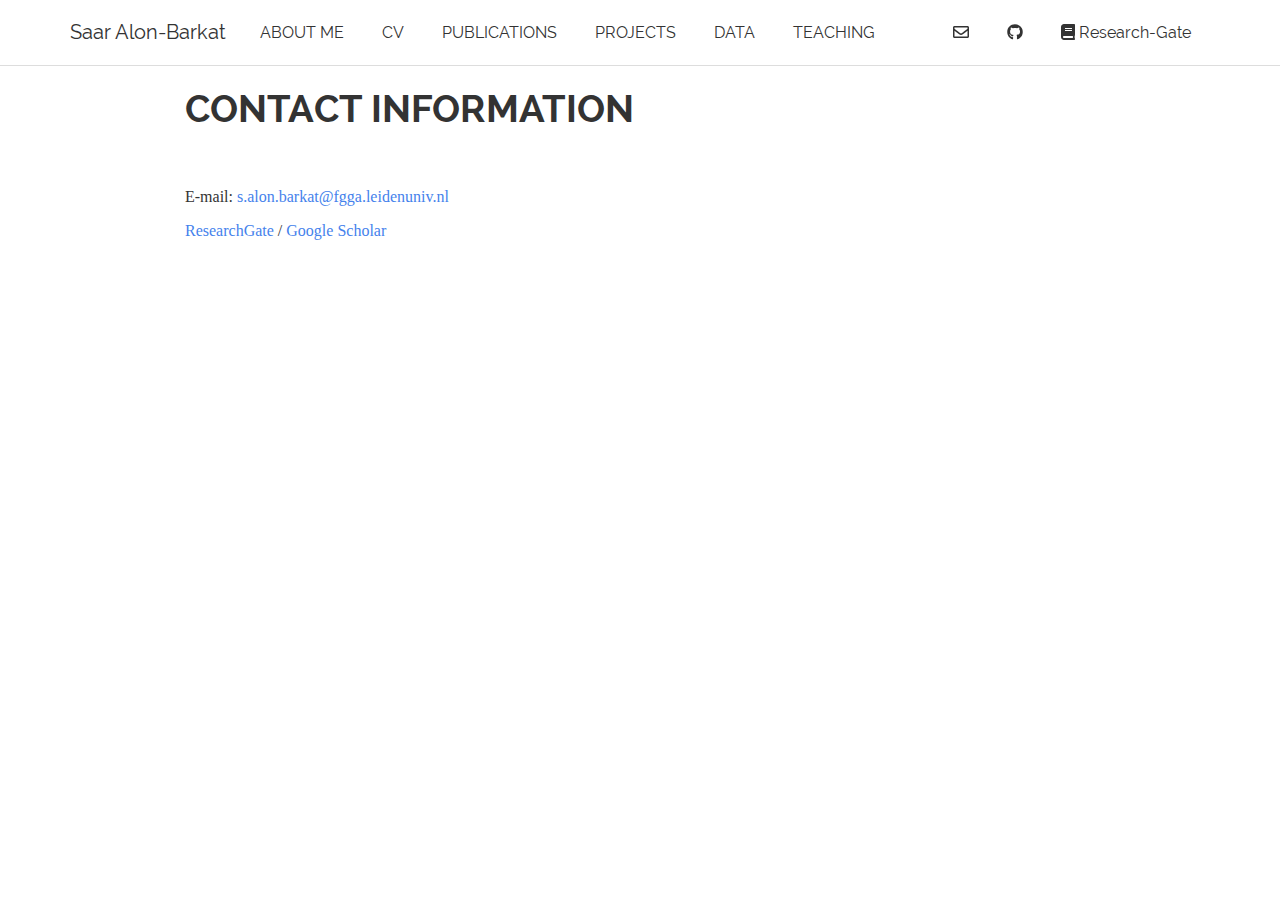
<file: contact.html>
<!DOCTYPE html>

<html xmlns="http://www.w3.org/1999/xhtml">

<head>

<meta charset="utf-8" />
<meta http-equiv="Content-Type" content="text/html; charset=utf-8" />
<meta name="generator" content="pandoc" />




<title>CONTACT INFORMATION</title>

<script src="site_libs/jquery-1.11.3/jquery.min.js"></script>
<meta name="viewport" content="width=device-width, initial-scale=1" />
<link href="site_libs/bootstrap-3.3.5/css/readable.min.css" rel="stylesheet" />
<script src="site_libs/bootstrap-3.3.5/js/bootstrap.min.js"></script>
<script src="site_libs/bootstrap-3.3.5/shim/html5shiv.min.js"></script>
<script src="site_libs/bootstrap-3.3.5/shim/respond.min.js"></script>
<script src="site_libs/navigation-1.1/tabsets.js"></script>
<link href="site_libs/highlightjs-9.12.0/textmate.css" rel="stylesheet" />
<script src="site_libs/highlightjs-9.12.0/highlight.js"></script>
<link href="site_libs/font-awesome-5.0.13/css/fa-svg-with-js.css" rel="stylesheet" />
<script src="site_libs/font-awesome-5.0.13/js/fontawesome-all.min.js"></script>
<script src="site_libs/font-awesome-5.0.13/js/fa-v4-shims.min.js"></script>

<style type="text/css">code{white-space: pre;}</style>
<style type="text/css">
  pre:not([class]) {
    background-color: white;
  }
</style>
<script type="text/javascript">
if (window.hljs) {
  hljs.configure({languages: []});
  hljs.initHighlightingOnLoad();
  if (document.readyState && document.readyState === "complete") {
    window.setTimeout(function() { hljs.initHighlighting(); }, 0);
  }
}
</script>



<style type="text/css">
h1 {
  font-size: 34px;
}
h1.title {
  font-size: 38px;
}
h2 {
  font-size: 30px;
}
h3 {
  font-size: 24px;
}
h4 {
  font-size: 18px;
}
h5 {
  font-size: 16px;
}
h6 {
  font-size: 12px;
}
.table th:not([align]) {
  text-align: left;
}
</style>


</head>

<body>

<style type = "text/css">
.main-container {
  max-width: 940px;
  margin-left: auto;
  margin-right: auto;
}
code {
  color: inherit;
  background-color: rgba(0, 0, 0, 0.04);
}
img {
  max-width:100%;
  height: auto;
}
.tabbed-pane {
  padding-top: 12px;
}
.html-widget {
  margin-bottom: 20px;
}
button.code-folding-btn:focus {
  outline: none;
}
</style>


<style type="text/css">
/* padding for bootstrap navbar */
body {
  padding-top: 66px;
  padding-bottom: 40px;
}
/* offset scroll position for anchor links (for fixed navbar)  */
.section h1 {
  padding-top: 71px;
  margin-top: -71px;
}

.section h2 {
  padding-top: 71px;
  margin-top: -71px;
}
.section h3 {
  padding-top: 71px;
  margin-top: -71px;
}
.section h4 {
  padding-top: 71px;
  margin-top: -71px;
}
.section h5 {
  padding-top: 71px;
  margin-top: -71px;
}
.section h6 {
  padding-top: 71px;
  margin-top: -71px;
}
</style>

<script>
// manage active state of menu based on current page
$(document).ready(function () {
  // active menu anchor
  href = window.location.pathname
  href = href.substr(href.lastIndexOf('/') + 1)
  if (href === "")
    href = "index.html";
  var menuAnchor = $('a[href="' + href + '"]');

  // mark it active
  menuAnchor.parent().addClass('active');

  // if it's got a parent navbar menu mark it active as well
  menuAnchor.closest('li.dropdown').addClass('active');
});
</script>


<div class="container-fluid main-container">

<!-- tabsets -->
<script>
$(document).ready(function () {
  window.buildTabsets("TOC");
});
</script>

<!-- code folding -->






<div class="navbar navbar-inverse  navbar-fixed-top" role="navigation">
  <div class="container">
    <div class="navbar-header">
      <button type="button" class="navbar-toggle collapsed" data-toggle="collapse" data-target="#navbar">
        <span class="icon-bar"></span>
        <span class="icon-bar"></span>
        <span class="icon-bar"></span>
      </button>
      <a class="navbar-brand" href="index.html">Saar Alon-Barkat</a>
    </div>
    <div id="navbar" class="navbar-collapse collapse">
      <ul class="nav navbar-nav">
        <li>
  <a href="about.html">ABOUT ME</a>
</li>
<li>
  <a href="cv.html">CV</a>
</li>
<li>
  <a href="publications.html">PUBLICATIONS</a>
</li>
<li>
  <a href="projects.html">PROJECTS</a>
</li>
<li>
  <a href="data.html">DATA</a>
</li>
<li>
  <a href="teaching.html">TEACHING</a>
</li>
      </ul>
      <ul class="nav navbar-nav navbar-right">
        <li>
  <a href="mailto:saar.barkat@mail.huji.ac.il">
    <span class="fa fa-envelope-o"></span>
     
    
  </a>
</li>
<li>
  <a href="https://github.com/saaralonbarkat">
    <span class="fa fa-github"></span>
     
    
  </a>
</li>
<li>
  <a href="https://www.researchgate.net/profile/Saar_Alon-Barkat">
    <span class="fa fa-book"></span>
     
    Research-Gate
  </a>
</li>
      </ul>
    </div><!--/.nav-collapse -->
  </div><!--/.container -->
</div><!--/.navbar -->

<div class="fluid-row" id="header">



<h1 class="title toc-ignore">CONTACT INFORMATION</h1>

</div>


<p><br><br> E-mail: <a href="mailto:s.alon.barkat@fgga.leidenuniv.nl">s.alon.barkat@fgga.leidenuniv.nl</a></p>
<p><a href="https://www.researchgate.net/profile/Saar_Alon-Barkat">ResearchGate</a> / <a href="https://scholar.google.co.il/citations?user=KF2FL04AAAAJ&amp;hl=iw&amp;oi=ao">Google Scholar</a></p>




</div>

<script>

// add bootstrap table styles to pandoc tables
function bootstrapStylePandocTables() {
  $('tr.header').parent('thead').parent('table').addClass('table table-condensed');
}
$(document).ready(function () {
  bootstrapStylePandocTables();
});


</script>

<!-- dynamically load mathjax for compatibility with self-contained -->
<script>
  (function () {
    var script = document.createElement("script");
    script.type = "text/javascript";
    script.src  = "https://mathjax.rstudio.com/latest/MathJax.js?config=TeX-AMS-MML_HTMLorMML";
    document.getElementsByTagName("head")[0].appendChild(script);
  })();
</script>

</body>
</html>
</file>
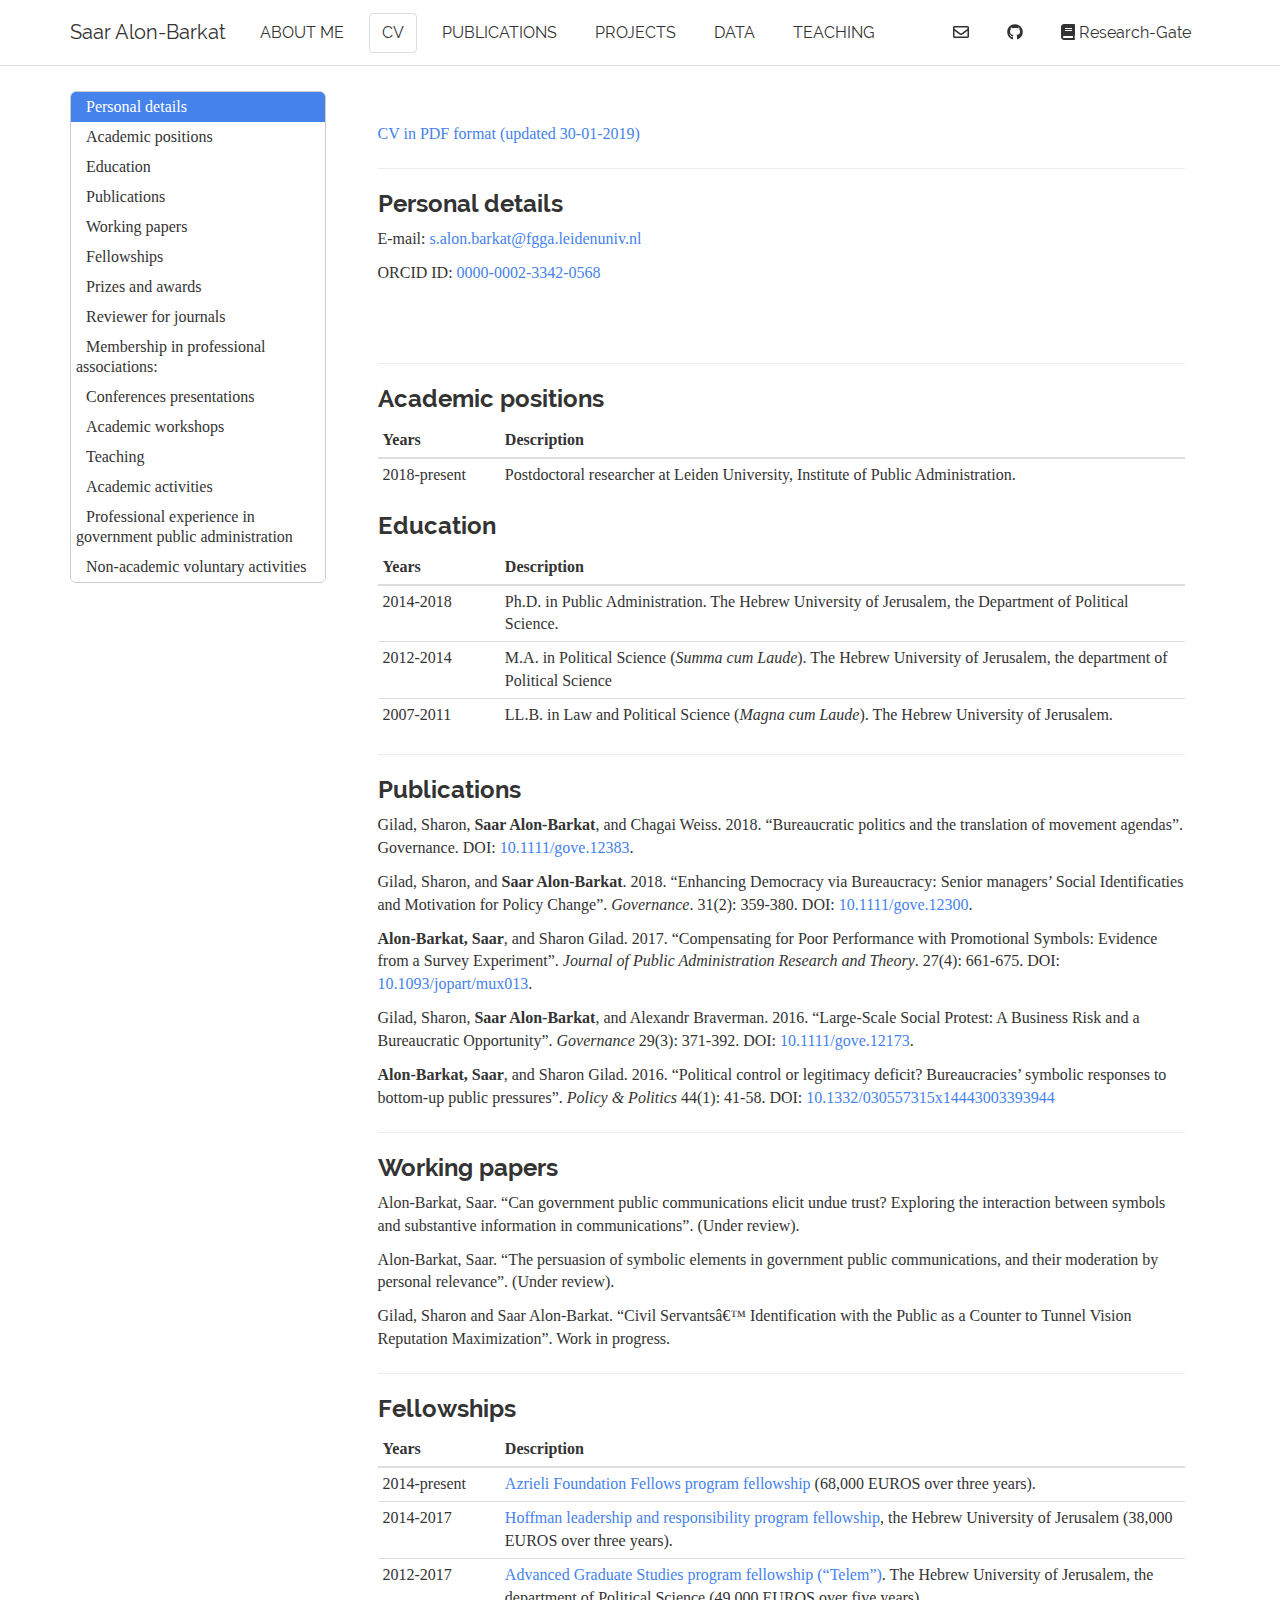
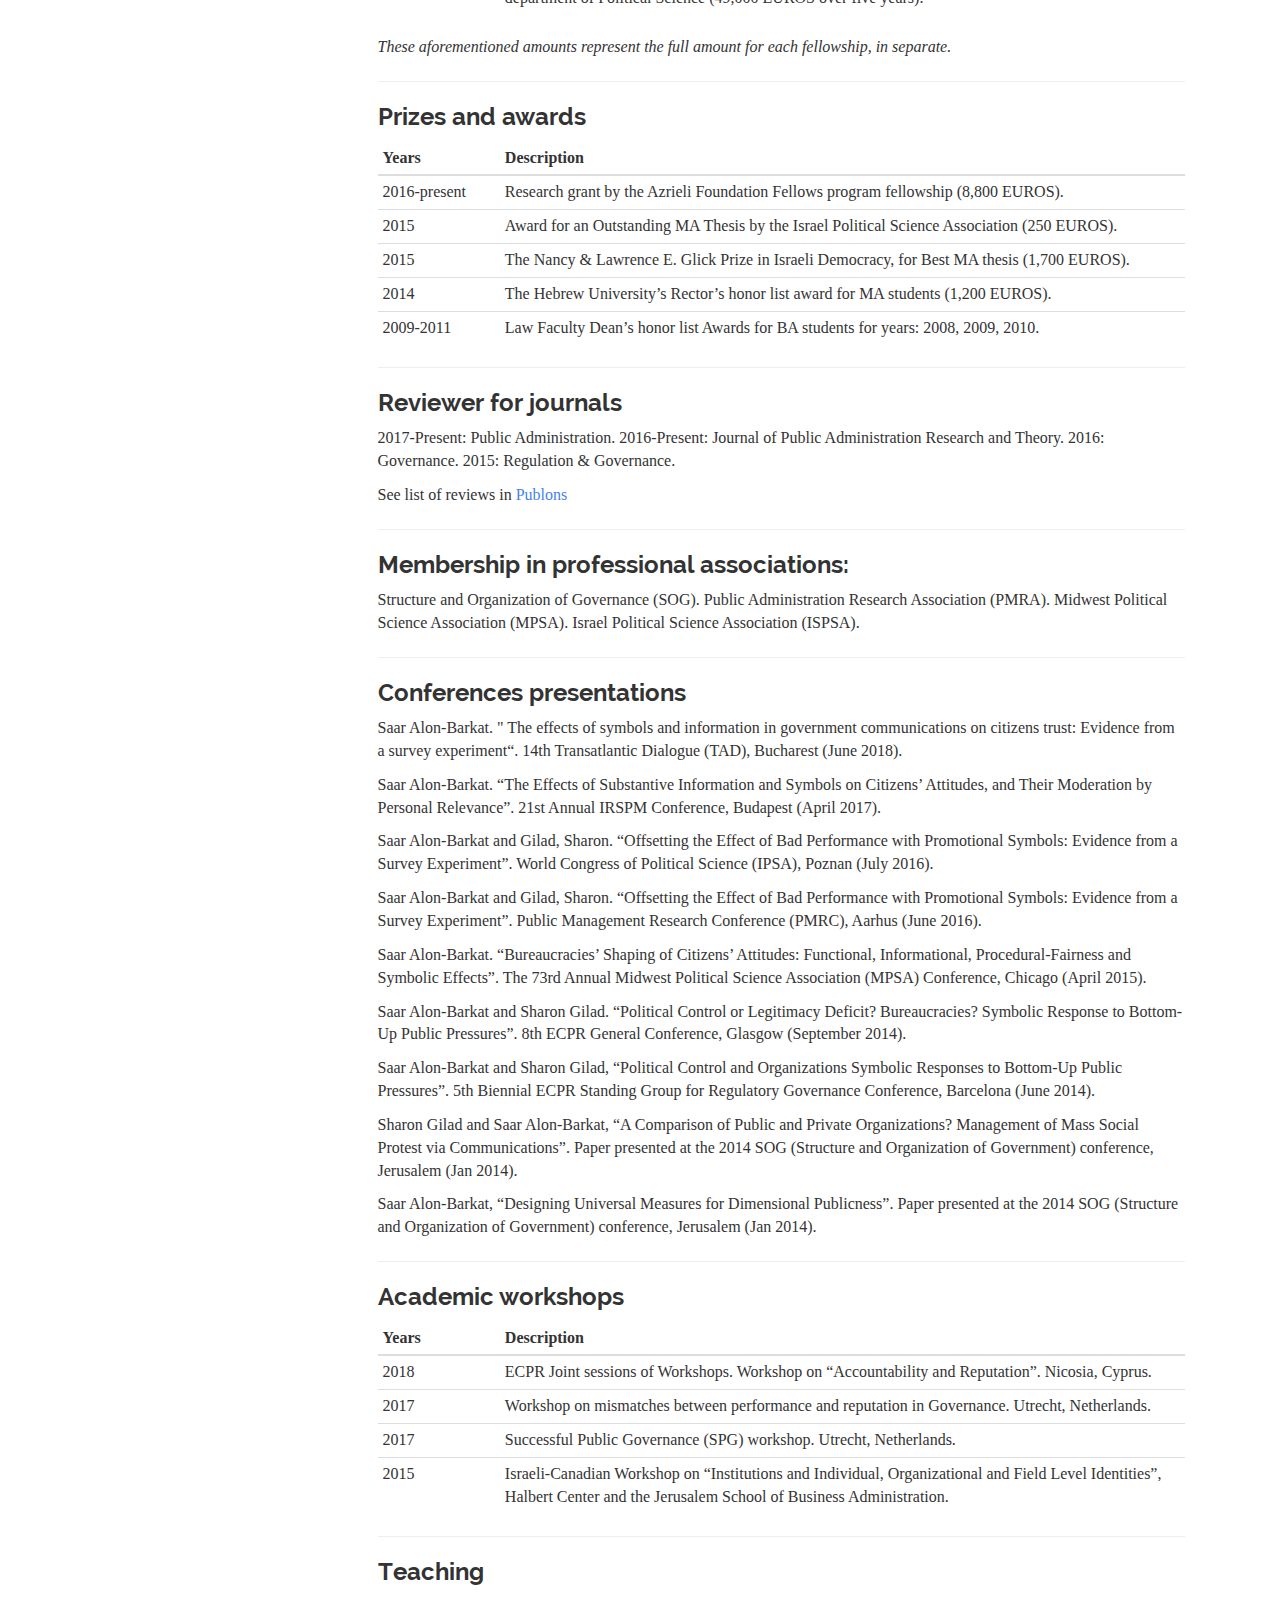
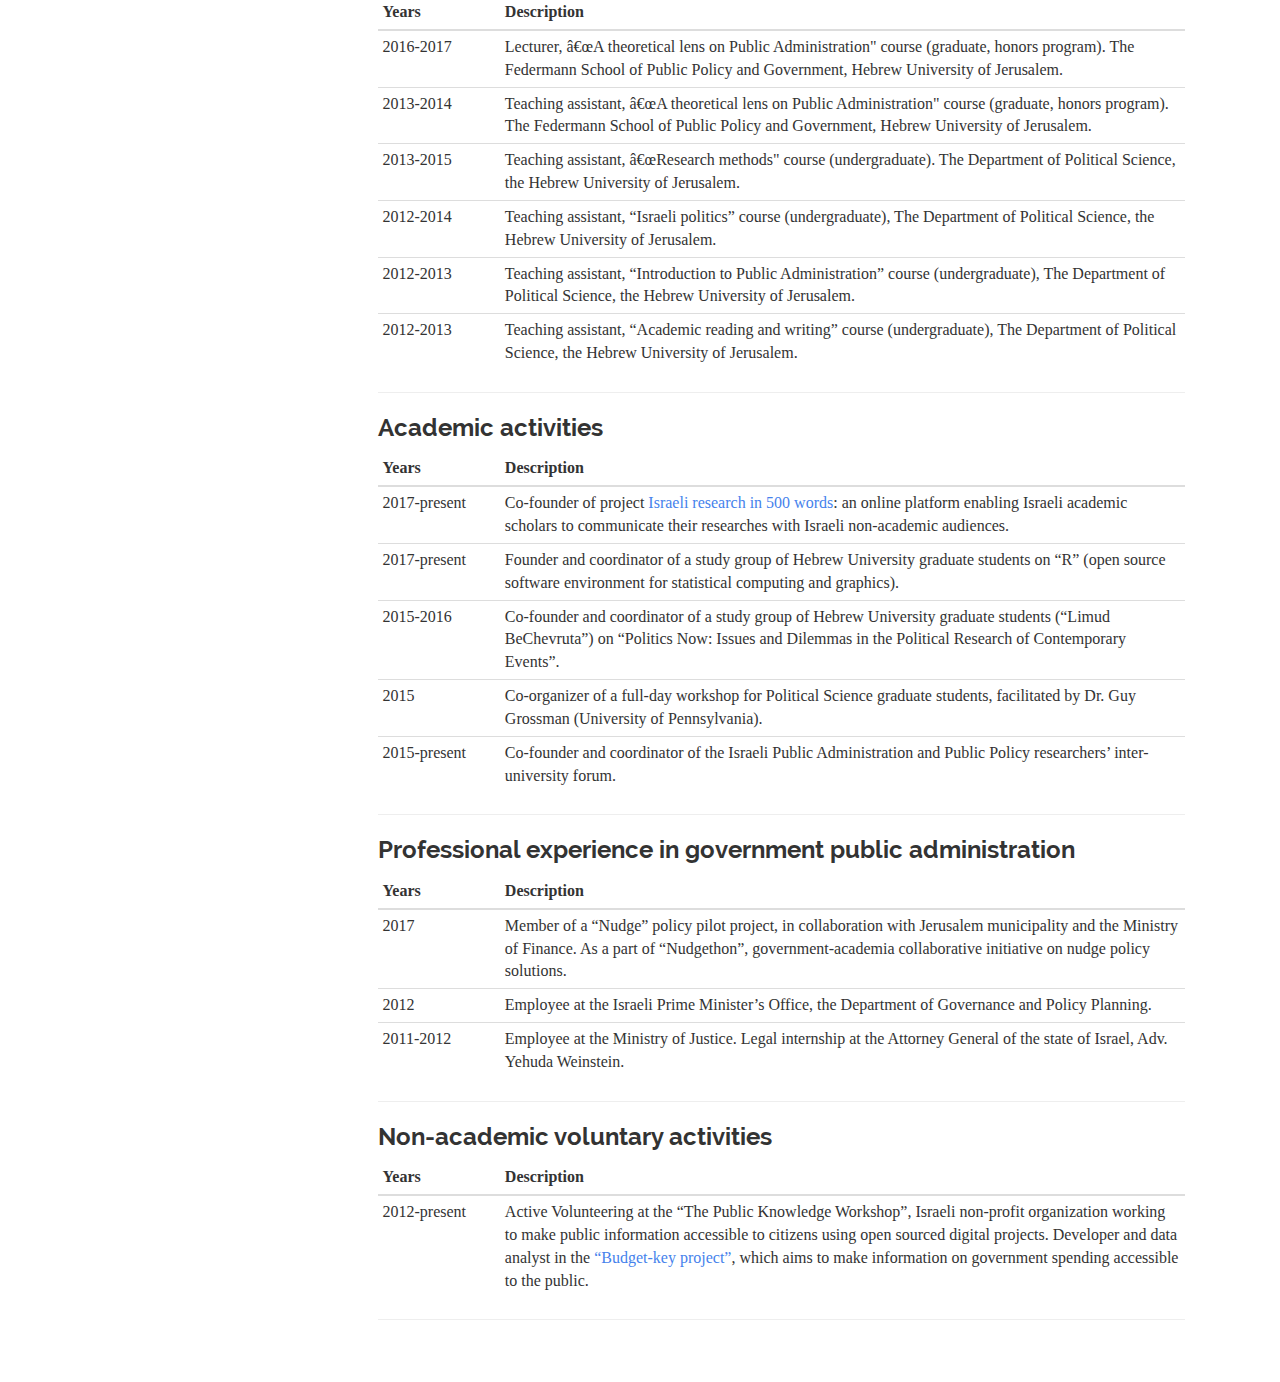
<file: cv.html>
<!DOCTYPE html>

<html xmlns="http://www.w3.org/1999/xhtml">

<head>

<meta charset="utf-8" />
<meta http-equiv="Content-Type" content="text/html; charset=utf-8" />
<meta name="generator" content="pandoc" />




<title></title>

<script src="site_libs/jquery-1.11.3/jquery.min.js"></script>
<meta name="viewport" content="width=device-width, initial-scale=1" />
<link href="site_libs/bootstrap-3.3.5/css/readable.min.css" rel="stylesheet" />
<script src="site_libs/bootstrap-3.3.5/js/bootstrap.min.js"></script>
<script src="site_libs/bootstrap-3.3.5/shim/html5shiv.min.js"></script>
<script src="site_libs/bootstrap-3.3.5/shim/respond.min.js"></script>
<script src="site_libs/jqueryui-1.11.4/jquery-ui.min.js"></script>
<link href="site_libs/tocify-1.9.1/jquery.tocify.css" rel="stylesheet" />
<script src="site_libs/tocify-1.9.1/jquery.tocify.js"></script>
<script src="site_libs/navigation-1.1/tabsets.js"></script>
<link href="site_libs/highlightjs-9.12.0/textmate.css" rel="stylesheet" />
<script src="site_libs/highlightjs-9.12.0/highlight.js"></script>
<link href="site_libs/font-awesome-5.0.13/css/fa-svg-with-js.css" rel="stylesheet" />
<script src="site_libs/font-awesome-5.0.13/js/fontawesome-all.min.js"></script>
<script src="site_libs/font-awesome-5.0.13/js/fa-v4-shims.min.js"></script>

<style type="text/css">code{white-space: pre;}</style>
<style type="text/css">
  pre:not([class]) {
    background-color: white;
  }
</style>
<script type="text/javascript">
if (window.hljs) {
  hljs.configure({languages: []});
  hljs.initHighlightingOnLoad();
  if (document.readyState && document.readyState === "complete") {
    window.setTimeout(function() { hljs.initHighlighting(); }, 0);
  }
}
</script>



<style type="text/css">
h1 {
  font-size: 34px;
}
h1.title {
  font-size: 38px;
}
h2 {
  font-size: 30px;
}
h3 {
  font-size: 24px;
}
h4 {
  font-size: 18px;
}
h5 {
  font-size: 16px;
}
h6 {
  font-size: 12px;
}
.table th:not([align]) {
  text-align: left;
}
</style>


</head>

<body>

<style type = "text/css">
.main-container {
  max-width: 940px;
  margin-left: auto;
  margin-right: auto;
}
code {
  color: inherit;
  background-color: rgba(0, 0, 0, 0.04);
}
img {
  max-width:100%;
  height: auto;
}
.tabbed-pane {
  padding-top: 12px;
}
.html-widget {
  margin-bottom: 20px;
}
button.code-folding-btn:focus {
  outline: none;
}
</style>


<style type="text/css">
/* padding for bootstrap navbar */
body {
  padding-top: 66px;
  padding-bottom: 40px;
}
/* offset scroll position for anchor links (for fixed navbar)  */
.section h1 {
  padding-top: 71px;
  margin-top: -71px;
}

.section h2 {
  padding-top: 71px;
  margin-top: -71px;
}
.section h3 {
  padding-top: 71px;
  margin-top: -71px;
}
.section h4 {
  padding-top: 71px;
  margin-top: -71px;
}
.section h5 {
  padding-top: 71px;
  margin-top: -71px;
}
.section h6 {
  padding-top: 71px;
  margin-top: -71px;
}
</style>

<script>
// manage active state of menu based on current page
$(document).ready(function () {
  // active menu anchor
  href = window.location.pathname
  href = href.substr(href.lastIndexOf('/') + 1)
  if (href === "")
    href = "index.html";
  var menuAnchor = $('a[href="' + href + '"]');

  // mark it active
  menuAnchor.parent().addClass('active');

  // if it's got a parent navbar menu mark it active as well
  menuAnchor.closest('li.dropdown').addClass('active');
});
</script>


<div class="container-fluid main-container">

<!-- tabsets -->
<script>
$(document).ready(function () {
  window.buildTabsets("TOC");
});
</script>

<!-- code folding -->




<script>
$(document).ready(function ()  {

    // move toc-ignore selectors from section div to header
    $('div.section.toc-ignore')
        .removeClass('toc-ignore')
        .children('h1,h2,h3,h4,h5').addClass('toc-ignore');

    // establish options
    var options = {
      selectors: "h1,h2,h3",
      theme: "bootstrap3",
      context: '.toc-content',
      hashGenerator: function (text) {
        return text.replace(/[.\\/?&!#<>]/g, '').replace(/\s/g, '_').toLowerCase();
      },
      ignoreSelector: ".toc-ignore",
      scrollTo: 0
    };
    options.showAndHide = false;
    options.smoothScroll = true;

    // tocify
    var toc = $("#TOC").tocify(options).data("toc-tocify");
});
</script>

<style type="text/css">

#TOC {
  margin: 25px 0px 20px 0px;
}
@media (max-width: 768px) {
#TOC {
  position: relative;
  width: 100%;
}
}


.toc-content {
  padding-left: 30px;
  padding-right: 40px;
}

div.main-container {
  max-width: 1200px;
}

div.tocify {
  width: 20%;
  max-width: 260px;
  max-height: 85%;
}

@media (min-width: 768px) and (max-width: 991px) {
  div.tocify {
    width: 25%;
  }
}

@media (max-width: 767px) {
  div.tocify {
    width: 100%;
    max-width: none;
  }
}

.tocify ul, .tocify li {
  line-height: 20px;
}

.tocify-subheader .tocify-item {
  font-size: 0.90em;
  padding-left: 25px;
  text-indent: 0;
}

.tocify .list-group-item {
  border-radius: 0px;
}

.tocify-subheader {
  display: inline;
}
.tocify-subheader .tocify-item {
  font-size: 0.95em;
}

</style>

<!-- setup 3col/9col grid for toc_float and main content  -->
<div class="row-fluid">
<div class="col-xs-12 col-sm-4 col-md-3">
<div id="TOC" class="tocify">
</div>
</div>

<div class="toc-content col-xs-12 col-sm-8 col-md-9">




<div class="navbar navbar-inverse  navbar-fixed-top" role="navigation">
  <div class="container">
    <div class="navbar-header">
      <button type="button" class="navbar-toggle collapsed" data-toggle="collapse" data-target="#navbar">
        <span class="icon-bar"></span>
        <span class="icon-bar"></span>
        <span class="icon-bar"></span>
      </button>
      <a class="navbar-brand" href="index.html">Saar Alon-Barkat</a>
    </div>
    <div id="navbar" class="navbar-collapse collapse">
      <ul class="nav navbar-nav">
        <li>
  <a href="about.html">ABOUT ME</a>
</li>
<li>
  <a href="cv.html">CV</a>
</li>
<li>
  <a href="publications.html">PUBLICATIONS</a>
</li>
<li>
  <a href="projects.html">PROJECTS</a>
</li>
<li>
  <a href="data.html">DATA</a>
</li>
<li>
  <a href="teaching.html">TEACHING</a>
</li>
      </ul>
      <ul class="nav navbar-nav navbar-right">
        <li>
  <a href="mailto:saar.barkat@mail.huji.ac.il">
    <span class="fa fa-envelope-o"></span>
     
    
  </a>
</li>
<li>
  <a href="https://github.com/saaralonbarkat">
    <span class="fa fa-github"></span>
     
    
  </a>
</li>
<li>
  <a href="https://www.researchgate.net/profile/Saar_Alon-Barkat">
    <span class="fa fa-book"></span>
     
    Research-Gate
  </a>
</li>
      </ul>
    </div><!--/.nav-collapse -->
  </div><!--/.container -->
</div><!--/.navbar -->

<div class="fluid-row" id="header">




</div>


<p><br><br></p>
<p><a href="https://github.com/saaralonbarkat/site/raw/master/Saar%20Alon-Barkat%20CV%2030.1.19.pdf">CV in PDF format (updated 30-01-2019)</a></p>
<hr />
<div id="personal-details" class="section level3">
<h3>Personal details</h3>
<p>E-mail: <a href="mailto:s.alon.barkat@fgga.leidenuniv.nl">s.alon.barkat@fgga.leidenuniv.nl</a></p>
<p>ORCID ID: <a href="http://orcid.org/0000-0002-3342-0568">0000-0002-3342-0568</a></p>
<p><br><br></p>
<hr />
</div>
<div id="academic-positions" class="section level3">
<h3>Academic positions</h3>
<table>
<colgroup>
<col width="15%" />
<col width="84%" />
</colgroup>
<thead>
<tr class="header">
<th>Years</th>
<th>Description</th>
</tr>
</thead>
<tbody>
<tr class="odd">
<td>2018-present</td>
<td>Postdoctoral researcher at Leiden University, Institute of Public Administration.</td>
</tr>
</tbody>
</table>
</div>
<div id="education" class="section level3">
<h3>Education</h3>
<table>
<colgroup>
<col width="15%" />
<col width="84%" />
</colgroup>
<thead>
<tr class="header">
<th>Years</th>
<th>Description</th>
</tr>
</thead>
<tbody>
<tr class="odd">
<td>2014-2018</td>
<td>Ph.D. in Public Administration. The Hebrew University of Jerusalem, the Department of Political Science.</td>
</tr>
<tr class="even">
<td>2012-2014</td>
<td>M.A. in Political Science (<em>Summa cum Laude</em>). The Hebrew University of Jerusalem, the department of Political Science</td>
</tr>
<tr class="odd">
<td>2007-2011</td>
<td>LL.B. in Law and Political Science (<em>Magna cum Laude</em>). The Hebrew University of Jerusalem.</td>
</tr>
</tbody>
</table>
<hr />
</div>
<div id="publications" class="section level3">
<h3>Publications</h3>
<p>Gilad, Sharon, <strong>Saar Alon-Barkat</strong>, and Chagai Weiss. 2018. “Bureaucratic politics and the translation of movement agendas”. Governance. DOI: <a href="https://doi.org/10.1111/gove.12300">10.1111/gove.12383</a>.</p>
<p>Gilad, Sharon, and <strong>Saar Alon-Barkat</strong>. 2018. “Enhancing Democracy via Bureaucracy: Senior managers’ Social Identificaties and Motivation for Policy Change”. <em>Governance</em>. 31(2): 359-380. DOI: <a href="https://doi.org/10.1111/gove.12300">10.1111/gove.12300</a>.</p>
<p><strong>Alon-Barkat, Saar</strong>, and Sharon Gilad. 2017. “Compensating for Poor Performance with Promotional Symbols: Evidence from a Survey Experiment”. <em>Journal of Public Administration Research and Theory</em>. 27(4): 661-675. DOI: <a href="https://doi.org/10.1093/jopart/mux013">10.1093/jopart/mux013</a>.</p>
<p>Gilad, Sharon, <strong>Saar Alon-Barkat</strong>, and Alexandr Braverman. 2016. “Large-Scale Social Protest: A Business Risk and a Bureaucratic Opportunity”. <em>Governance</em> 29(3): 371-392. DOI: <a href="https://doi.org/10.1111/gove.12173">10.1111/gove.12173</a>.</p>
<p><strong>Alon-Barkat, Saar</strong>, and Sharon Gilad. 2016. “Political control or legitimacy deficit? Bureaucracies’ symbolic responses to bottom-up public pressures”. <em>Policy &amp; Politics</em> 44(1): 41-58. DOI: <a href="https://doi.org/10.1332/030557315x14443003393944">10.1332/030557315x14443003393944</a></p>
<hr />
</div>
<div id="working-papers" class="section level3">
<h3>Working papers</h3>
<p>Alon-Barkat, Saar. “Can government public communications elicit undue trust? Exploring the interaction between symbols and substantive information in communications”. (Under review).</p>
<p>Alon-Barkat, Saar. “The persuasion of symbolic elements in government public communications, and their moderation by personal relevance”. (Under review).</p>
<p>Gilad, Sharon and Saar Alon-Barkat. “Civil Servantsâ€™ Identification with the Public as a Counter to Tunnel Vision Reputation Maximization”. Work in progress.</p>
<hr />
</div>
<div id="fellowships" class="section level3">
<h3>Fellowships</h3>
<table>
<colgroup>
<col width="15%" />
<col width="84%" />
</colgroup>
<thead>
<tr class="header">
<th>Years</th>
<th>Description</th>
</tr>
</thead>
<tbody>
<tr class="odd">
<td>2014-present</td>
<td><a href="http://fellows.azrielifoundation.org/">Azrieli Foundation Fellows program fellowship</a> (68,000 EUROS over three years).</td>
</tr>
<tr class="even">
<td>2014-2017</td>
<td><a href="http://hoffman-program.huji.ac.il/page/3">Hoffman leadership and responsibility program fellowship</a>, the Hebrew University of Jerusalem (38,000 EUROS over three years).</td>
</tr>
<tr class="odd">
<td>2012-2017</td>
<td><a href="http://en.politics.huji.ac.il/book/program-advanced-degrees-telem">Advanced Graduate Studies program fellowship (“Telem”)</a>. The Hebrew University of Jerusalem, the department of Political Science (49,000 EUROS over five years).</td>
</tr>
</tbody>
</table>
<p><em>These aforementioned amounts represent the full amount for each fellowship, in separate.</em></p>
<hr />
</div>
<div id="prizes-and-awards" class="section level3">
<h3>Prizes and awards</h3>
<table>
<colgroup>
<col width="15%" />
<col width="84%" />
</colgroup>
<thead>
<tr class="header">
<th>Years</th>
<th>Description</th>
</tr>
</thead>
<tbody>
<tr class="odd">
<td>2016-present</td>
<td>Research grant by the Azrieli Foundation Fellows program fellowship (8,800 EUROS).</td>
</tr>
<tr class="even">
<td>2015</td>
<td>Award for an Outstanding MA Thesis by the Israel Political Science Association (250 EUROS).</td>
</tr>
<tr class="odd">
<td>2015</td>
<td>The Nancy &amp; Lawrence E. Glick Prize in Israeli Democracy, for Best MA thesis (1,700 EUROS).</td>
</tr>
<tr class="even">
<td>2014</td>
<td>The Hebrew University’s Rector’s honor list award for MA students (1,200 EUROS).</td>
</tr>
<tr class="odd">
<td>2009-2011</td>
<td>Law Faculty Dean’s honor list Awards for BA students for years: 2008, 2009, 2010.</td>
</tr>
</tbody>
</table>
<hr />
</div>
<div id="reviewer-for-journals" class="section level3">
<h3>Reviewer for journals</h3>
<p>2017-Present: Public Administration. 2016-Present: Journal of Public Administration Research and Theory. 2016: Governance. 2015: Regulation &amp; Governance.</p>
<p>See list of reviews in <a href="https://publons.com/author/1367408/saar-alon-barkat">Publons</a></p>
<hr />
</div>
<div id="membership-in-professional-associations" class="section level3">
<h3>Membership in professional associations:</h3>
<p>Structure and Organization of Governance (SOG). Public Administration Research Association (PMRA). Midwest Political Science Association (MPSA). Israel Political Science Association (ISPSA).</p>
<hr />
</div>
<div id="conferences-presentations" class="section level3">
<h3>Conferences presentations</h3>
<p>Saar Alon-Barkat. &quot; The effects of symbols and information in government communications on citizens trust: Evidence from a survey experiment“. 14th Transatlantic Dialogue (TAD), Bucharest (June 2018).</p>
<p>Saar Alon-Barkat. “The Effects of Substantive Information and Symbols on Citizens’ Attitudes, and Their Moderation by Personal Relevance”. 21st Annual IRSPM Conference, Budapest (April 2017).</p>
<p>Saar Alon-Barkat and Gilad, Sharon. “Offsetting the Effect of Bad Performance with Promotional Symbols: Evidence from a Survey Experiment”. World Congress of Political Science (IPSA), Poznan (July 2016).</p>
<p>Saar Alon-Barkat and Gilad, Sharon. “Offsetting the Effect of Bad Performance with Promotional Symbols: Evidence from a Survey Experiment”. Public Management Research Conference (PMRC), Aarhus (June 2016).</p>
<p>Saar Alon-Barkat. “Bureaucracies’ Shaping of Citizens’ Attitudes: Functional, Informational, Procedural-Fairness and Symbolic Effects”. The 73rd Annual Midwest Political Science Association (MPSA) Conference, Chicago (April 2015).</p>
<p>Saar Alon-Barkat and Sharon Gilad. “Political Control or Legitimacy Deficit? Bureaucracies? Symbolic Response to Bottom-Up Public Pressures”. 8th ECPR General Conference, Glasgow (September 2014).</p>
<p>Saar Alon-Barkat and Sharon Gilad, “Political Control and Organizations Symbolic Responses to Bottom-Up Public Pressures”. 5th Biennial ECPR Standing Group for Regulatory Governance Conference, Barcelona (June 2014).</p>
<p>Sharon Gilad and Saar Alon-Barkat, “A Comparison of Public and Private Organizations? Management of Mass Social Protest via Communications”. Paper presented at the 2014 SOG (Structure and Organization of Government) conference, Jerusalem (Jan 2014).</p>
<p>Saar Alon-Barkat, “Designing Universal Measures for Dimensional Publicness”. Paper presented at the 2014 SOG (Structure and Organization of Government) conference, Jerusalem (Jan 2014).</p>
<hr />
</div>
<div id="academic-workshops" class="section level3">
<h3>Academic workshops</h3>
<table>
<colgroup>
<col width="15%" />
<col width="84%" />
</colgroup>
<thead>
<tr class="header">
<th>Years</th>
<th>Description</th>
</tr>
</thead>
<tbody>
<tr class="odd">
<td>2018</td>
<td>ECPR Joint sessions of Workshops. Workshop on “Accountability and Reputation”. Nicosia, Cyprus.</td>
</tr>
<tr class="even">
<td>2017</td>
<td>Workshop on mismatches between performance and reputation in Governance. Utrecht, Netherlands.</td>
</tr>
<tr class="odd">
<td>2017</td>
<td>Successful Public Governance (SPG) workshop. Utrecht, Netherlands.</td>
</tr>
<tr class="even">
<td>2015</td>
<td>Israeli-Canadian Workshop on “Institutions and Individual, Organizational and Field Level Identities”, Halbert Center and the Jerusalem School of Business Administration.</td>
</tr>
</tbody>
</table>
<hr />
</div>
<div id="teaching" class="section level3">
<h3>Teaching</h3>
<table>
<colgroup>
<col width="15%" />
<col width="84%" />
</colgroup>
<thead>
<tr class="header">
<th>Years</th>
<th>Description</th>
</tr>
</thead>
<tbody>
<tr class="odd">
<td>2016-2017</td>
<td>Lecturer, â€œA theoretical lens on Public Administration&quot; course (graduate, honors program). The Federmann School of Public Policy and Government, Hebrew University of Jerusalem.</td>
</tr>
<tr class="even">
<td>2013-2014</td>
<td>Teaching assistant, â€œA theoretical lens on Public Administration&quot; course (graduate, honors program). The Federmann School of Public Policy and Government, Hebrew University of Jerusalem.</td>
</tr>
<tr class="odd">
<td>2013-2015</td>
<td>Teaching assistant, â€œResearch methods&quot; course (undergraduate). The Department of Political Science, the Hebrew University of Jerusalem.</td>
</tr>
<tr class="even">
<td>2012-2014</td>
<td>Teaching assistant, “Israeli politics” course (undergraduate), The Department of Political Science, the Hebrew University of Jerusalem.</td>
</tr>
<tr class="odd">
<td>2012-2013</td>
<td>Teaching assistant, “Introduction to Public Administration” course (undergraduate), The Department of Political Science, the Hebrew University of Jerusalem.</td>
</tr>
<tr class="even">
<td>2012-2013</td>
<td>Teaching assistant, “Academic reading and writing” course (undergraduate), The Department of Political Science, the Hebrew University of Jerusalem.</td>
</tr>
</tbody>
</table>
<hr />
</div>
<div id="academic-activities" class="section level3">
<h3>Academic activities</h3>
<table>
<colgroup>
<col width="15%" />
<col width="84%" />
</colgroup>
<thead>
<tr class="header">
<th>Years</th>
<th>Description</th>
</tr>
</thead>
<tbody>
<tr class="odd">
<td>2017-present</td>
<td>Co-founder of project <a href="https://www.facebook.com/israeliresearch500words/">Israeli research in 500 words</a>: an online platform enabling Israeli academic scholars to communicate their researches with Israeli non-academic audiences.</td>
</tr>
<tr class="even">
<td>2017-present</td>
<td>Founder and coordinator of a study group of Hebrew University graduate students on “R” (open source software environment for statistical computing and graphics).</td>
</tr>
<tr class="odd">
<td>2015-2016</td>
<td>Co-founder and coordinator of a study group of Hebrew University graduate students (“Limud BeChevruta”) on “Politics Now: Issues and Dilemmas in the Political Research of Contemporary Events”.</td>
</tr>
<tr class="even">
<td>2015</td>
<td>Co-organizer of a full-day workshop for Political Science graduate students, facilitated by Dr. Guy Grossman (University of Pennsylvania).</td>
</tr>
<tr class="odd">
<td>2015-present</td>
<td>Co-founder and coordinator of the Israeli Public Administration and Public Policy researchers’ inter-university forum.</td>
</tr>
</tbody>
</table>
<hr />
</div>
<div id="professional-experience-in-government-public-administration" class="section level3">
<h3>Professional experience in government public administration</h3>
<table>
<colgroup>
<col width="15%" />
<col width="84%" />
</colgroup>
<thead>
<tr class="header">
<th>Years</th>
<th>Description</th>
</tr>
</thead>
<tbody>
<tr class="odd">
<td>2017</td>
<td>Member of a “Nudge” policy pilot project, in collaboration with Jerusalem municipality and the Ministry of Finance. As a part of “Nudgethon”, government-academia collaborative initiative on nudge policy solutions.</td>
</tr>
<tr class="even">
<td>2012</td>
<td>Employee at the Israeli Prime Minister’s Office, the Department of Governance and Policy Planning.</td>
</tr>
<tr class="odd">
<td>2011-2012</td>
<td>Employee at the Ministry of Justice. Legal internship at the Attorney General of the state of Israel, Adv. Yehuda Weinstein.</td>
</tr>
</tbody>
</table>
<hr />
</div>
<div id="non-academic-voluntary-activities" class="section level3">
<h3>Non-academic voluntary activities</h3>
<table>
<colgroup>
<col width="15%" />
<col width="84%" />
</colgroup>
<thead>
<tr class="header">
<th>Years</th>
<th>Description</th>
</tr>
</thead>
<tbody>
<tr class="odd">
<td>2012-present</td>
<td>Active Volunteering at the “The Public Knowledge Workshop”, Israeli non-profit organization working to make public information accessible to citizens using open sourced digital projects. Developer and data analyst in the <a href="www.obudget.org">“Budget-key project”</a>, which aims to make information on government spending accessible to the public.</td>
</tr>
</tbody>
</table>
<hr />
</div>



</div>
</div>

</div>

<script>

// add bootstrap table styles to pandoc tables
function bootstrapStylePandocTables() {
  $('tr.header').parent('thead').parent('table').addClass('table table-condensed');
}
$(document).ready(function () {
  bootstrapStylePandocTables();
});


</script>

<!-- dynamically load mathjax for compatibility with self-contained -->
<script>
  (function () {
    var script = document.createElement("script");
    script.type = "text/javascript";
    script.src  = "https://mathjax.rstudio.com/latest/MathJax.js?config=TeX-AMS-MML_HTMLorMML";
    document.getElementsByTagName("head")[0].appendChild(script);
  })();
</script>

</body>
</html>
</file>
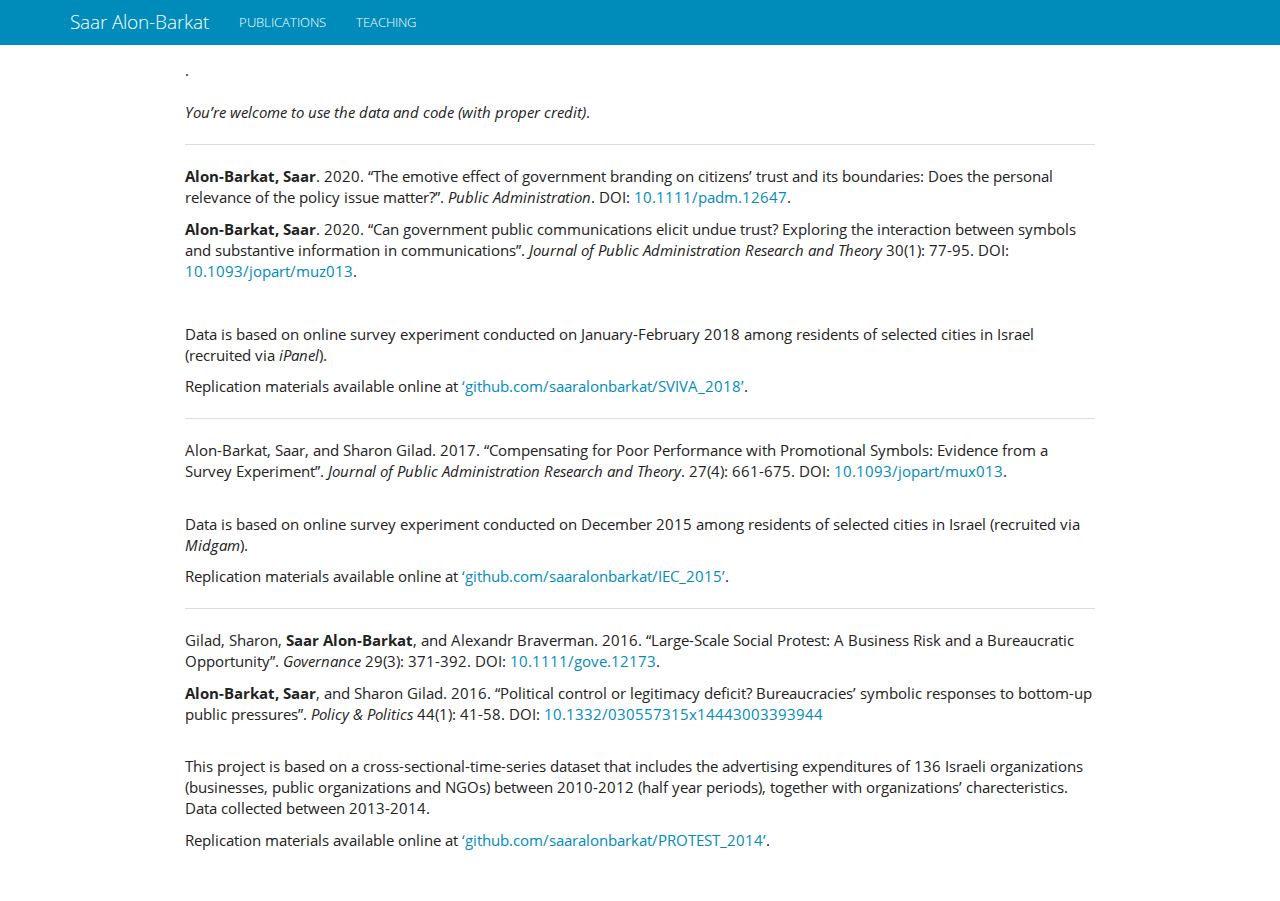
<file: data.html>
<!DOCTYPE html>

<html>

<head>

<meta charset="utf-8" />
<meta name="generator" content="pandoc" />
<meta http-equiv="X-UA-Compatible" content="IE=EDGE" />




<title>data.knit</title>

<script src="site_libs/header-attrs-2.18/header-attrs.js"></script>
<script src="site_libs/jquery-3.6.0/jquery-3.6.0.min.js"></script>
<meta name="viewport" content="width=device-width, initial-scale=1" />
<link href="site_libs/bootstrap-3.3.5/css/yeti.min.css" rel="stylesheet" />
<script src="site_libs/bootstrap-3.3.5/js/bootstrap.min.js"></script>
<script src="site_libs/bootstrap-3.3.5/shim/html5shiv.min.js"></script>
<script src="site_libs/bootstrap-3.3.5/shim/respond.min.js"></script>
<style>h1 {font-size: 34px;}
       h1.title {font-size: 38px;}
       h2 {font-size: 30px;}
       h3 {font-size: 24px;}
       h4 {font-size: 18px;}
       h5 {font-size: 16px;}
       h6 {font-size: 12px;}
       code {color: inherit; background-color: rgba(0, 0, 0, 0.04);}
       pre:not([class]) { background-color: white }</style>
<script src="site_libs/navigation-1.1/tabsets.js"></script>
<link href="site_libs/highlightjs-9.12.0/textmate.css" rel="stylesheet" />
<script src="site_libs/highlightjs-9.12.0/highlight.js"></script>

<style type="text/css">
  code{white-space: pre-wrap;}
  span.smallcaps{font-variant: small-caps;}
  span.underline{text-decoration: underline;}
  div.column{display: inline-block; vertical-align: top; width: 50%;}
  div.hanging-indent{margin-left: 1.5em; text-indent: -1.5em;}
  ul.task-list{list-style: none;}
    </style>

<style type="text/css">code{white-space: pre;}</style>
<script type="text/javascript">
if (window.hljs) {
  hljs.configure({languages: []});
  hljs.initHighlightingOnLoad();
  if (document.readyState && document.readyState === "complete") {
    window.setTimeout(function() { hljs.initHighlighting(); }, 0);
  }
}
</script>









<style type = "text/css">
.main-container {
  max-width: 940px;
  margin-left: auto;
  margin-right: auto;
}
img {
  max-width:100%;
}
.tabbed-pane {
  padding-top: 12px;
}
.html-widget {
  margin-bottom: 20px;
}
button.code-folding-btn:focus {
  outline: none;
}
summary {
  display: list-item;
}
details > summary > p:only-child {
  display: inline;
}
pre code {
  padding: 0;
}
</style>


<style type="text/css">
.dropdown-submenu {
  position: relative;
}
.dropdown-submenu>.dropdown-menu {
  top: 0;
  left: 100%;
  margin-top: -6px;
  margin-left: -1px;
  border-radius: 0 6px 6px 6px;
}
.dropdown-submenu:hover>.dropdown-menu {
  display: block;
}
.dropdown-submenu>a:after {
  display: block;
  content: " ";
  float: right;
  width: 0;
  height: 0;
  border-color: transparent;
  border-style: solid;
  border-width: 5px 0 5px 5px;
  border-left-color: #cccccc;
  margin-top: 5px;
  margin-right: -10px;
}
.dropdown-submenu:hover>a:after {
  border-left-color: #adb5bd;
}
.dropdown-submenu.pull-left {
  float: none;
}
.dropdown-submenu.pull-left>.dropdown-menu {
  left: -100%;
  margin-left: 10px;
  border-radius: 6px 0 6px 6px;
}
</style>

<script type="text/javascript">
// manage active state of menu based on current page
$(document).ready(function () {
  // active menu anchor
  href = window.location.pathname
  href = href.substr(href.lastIndexOf('/') + 1)
  if (href === "")
    href = "index.html";
  var menuAnchor = $('a[href="' + href + '"]');

  // mark the anchor link active (and if it's in a dropdown, also mark that active)
  var dropdown = menuAnchor.closest('li.dropdown');
  if (window.bootstrap) { // Bootstrap 4+
    menuAnchor.addClass('active');
    dropdown.find('> .dropdown-toggle').addClass('active');
  } else { // Bootstrap 3
    menuAnchor.parent().addClass('active');
    dropdown.addClass('active');
  }

  // Navbar adjustments
  var navHeight = $(".navbar").first().height() + 15;
  var style = document.createElement('style');
  var pt = "padding-top: " + navHeight + "px; ";
  var mt = "margin-top: -" + navHeight + "px; ";
  var css = "";
  // offset scroll position for anchor links (for fixed navbar)
  for (var i = 1; i <= 6; i++) {
    css += ".section h" + i + "{ " + pt + mt + "}\n";
  }
  style.innerHTML = "body {" + pt + "padding-bottom: 40px; }\n" + css;
  document.head.appendChild(style);
});
</script>

<!-- tabsets -->

<style type="text/css">
.tabset-dropdown > .nav-tabs {
  display: inline-table;
  max-height: 500px;
  min-height: 44px;
  overflow-y: auto;
  border: 1px solid #ddd;
  border-radius: 4px;
}

.tabset-dropdown > .nav-tabs > li.active:before, .tabset-dropdown > .nav-tabs.nav-tabs-open:before {
  content: "\e259";
  font-family: 'Glyphicons Halflings';
  display: inline-block;
  padding: 10px;
  border-right: 1px solid #ddd;
}

.tabset-dropdown > .nav-tabs.nav-tabs-open > li.active:before {
  content: "\e258";
  font-family: 'Glyphicons Halflings';
  border: none;
}

.tabset-dropdown > .nav-tabs > li.active {
  display: block;
}

.tabset-dropdown > .nav-tabs > li > a,
.tabset-dropdown > .nav-tabs > li > a:focus,
.tabset-dropdown > .nav-tabs > li > a:hover {
  border: none;
  display: inline-block;
  border-radius: 4px;
  background-color: transparent;
}

.tabset-dropdown > .nav-tabs.nav-tabs-open > li {
  display: block;
  float: none;
}

.tabset-dropdown > .nav-tabs > li {
  display: none;
}
</style>

<!-- code folding -->




</head>

<body>


<div class="container-fluid main-container">




<div class="navbar navbar-inverse  navbar-fixed-top" role="navigation">
  <div class="container">
    <div class="navbar-header">
      <button type="button" class="navbar-toggle collapsed" data-toggle="collapse" data-bs-toggle="collapse" data-target="#navbar" data-bs-target="#navbar">
        <span class="icon-bar"></span>
        <span class="icon-bar"></span>
        <span class="icon-bar"></span>
      </button>
      <a class="navbar-brand" href="index.html">Saar Alon-Barkat</a>
    </div>
    <div id="navbar" class="navbar-collapse collapse">
      <ul class="nav navbar-nav">
        <li>
  <a href="publications.html">PUBLICATIONS</a>
</li>
<li>
  <a href="teaching.html">TEACHING</a>
</li>
      </ul>
      <ul class="nav navbar-nav navbar-right">
        
      </ul>
    </div><!--/.nav-collapse -->
  </div><!--/.container -->
</div><!--/.navbar -->

<div id="header">




</div>


<p>. <br><br> <em>You’re welcome to use the data and code (with proper
credit)</em>.</p>
<hr />
<p><strong>Alon-Barkat, Saar</strong>. 2020. “The emotive effect of
government branding on citizens’ trust and its boundaries: Does the
personal relevance of the policy issue matter?”. <em>Public
Administration</em>. DOI: <a
href="https://doi.org/10.1111/padm.12647">10.1111/padm.12647</a>.</p>
<p><strong>Alon-Barkat, Saar</strong>. 2020. “Can government public
communications elicit undue trust? Exploring the interaction between
symbols and substantive information in communications”. <em>Journal of
Public Administration Research and Theory</em> 30(1): 77-95. DOI: <a
href="https://doi.org/10.1093/jopart/muz013">10.1093/jopart/muz013</a>.</p>
<p><br></p>
<p>Data is based on online survey experiment conducted on
January-February 2018 among residents of selected cities in Israel
(recruited via <em>iPanel</em>).</p>
<p>Replication materials available online at <a
href="https://github.com/saaralonbarkat/SVIVA_2018">‘github.com/saaralonbarkat/SVIVA_2018’</a>.</p>
<hr />
<p>Alon-Barkat, Saar, and Sharon Gilad. 2017. “Compensating for Poor
Performance with Promotional Symbols: Evidence from a Survey
Experiment”. <em>Journal of Public Administration Research and
Theory</em>. 27(4): 661-675. DOI: <a
href="https://doi.org/10.1093/jopart/mux013">10.1093/jopart/mux013</a>.</p>
<p><br> Data is based on online survey experiment conducted on December
2015 among residents of selected cities in Israel (recruited via
<em>Midgam</em>).</p>
<p>Replication materials available online at <a
href="https://github.com/saaralonbarkat/IEC_2015">‘github.com/saaralonbarkat/IEC_2015’</a>.</p>
<hr />
<p>Gilad, Sharon, <strong>Saar Alon-Barkat</strong>, and Alexandr
Braverman. 2016. “Large-Scale Social Protest: A Business Risk and a
Bureaucratic Opportunity”. <em>Governance</em> 29(3): 371-392. DOI: <a
href="https://doi.org/10.1111/gove.12173">10.1111/gove.12173</a>.</p>
<p><strong>Alon-Barkat, Saar</strong>, and Sharon Gilad. 2016.
“Political control or legitimacy deficit? Bureaucracies’ symbolic
responses to bottom-up public pressures”. <em>Policy &amp; Politics</em>
44(1): 41-58. DOI: <a
href="https://doi.org/10.1332/030557315x14443003393944">10.1332/030557315x14443003393944</a></p>
<p><br> This project is based on a cross-sectional-time-series dataset
that includes the advertising expenditures of 136 Israeli organizations
(businesses, public organizations and NGOs) between 2010-2012 (half year
periods), together with organizations’ charecteristics. Data collected
between 2013-2014.</p>
<p>Replication materials available online at <a
href="https://github.com/saaralonbarkat/PROTEST_2014">‘github.com/saaralonbarkat/PROTEST_2014’</a>.</p>




</div>

<script>

// add bootstrap table styles to pandoc tables
function bootstrapStylePandocTables() {
  $('tr.odd').parent('tbody').parent('table').addClass('table table-condensed');
}
$(document).ready(function () {
  bootstrapStylePandocTables();
});


</script>

<!-- tabsets -->

<script>
$(document).ready(function () {
  window.buildTabsets("TOC");
});

$(document).ready(function () {
  $('.tabset-dropdown > .nav-tabs > li').click(function () {
    $(this).parent().toggleClass('nav-tabs-open');
  });
});
</script>

<!-- code folding -->


<!-- dynamically load mathjax for compatibility with self-contained -->
<script>
  (function () {
    var script = document.createElement("script");
    script.type = "text/javascript";
    script.src  = "https://mathjax.rstudio.com/latest/MathJax.js?config=TeX-AMS-MML_HTMLorMML";
    document.getElementsByTagName("head")[0].appendChild(script);
  })();
</script>

</body>
</html>
</file>
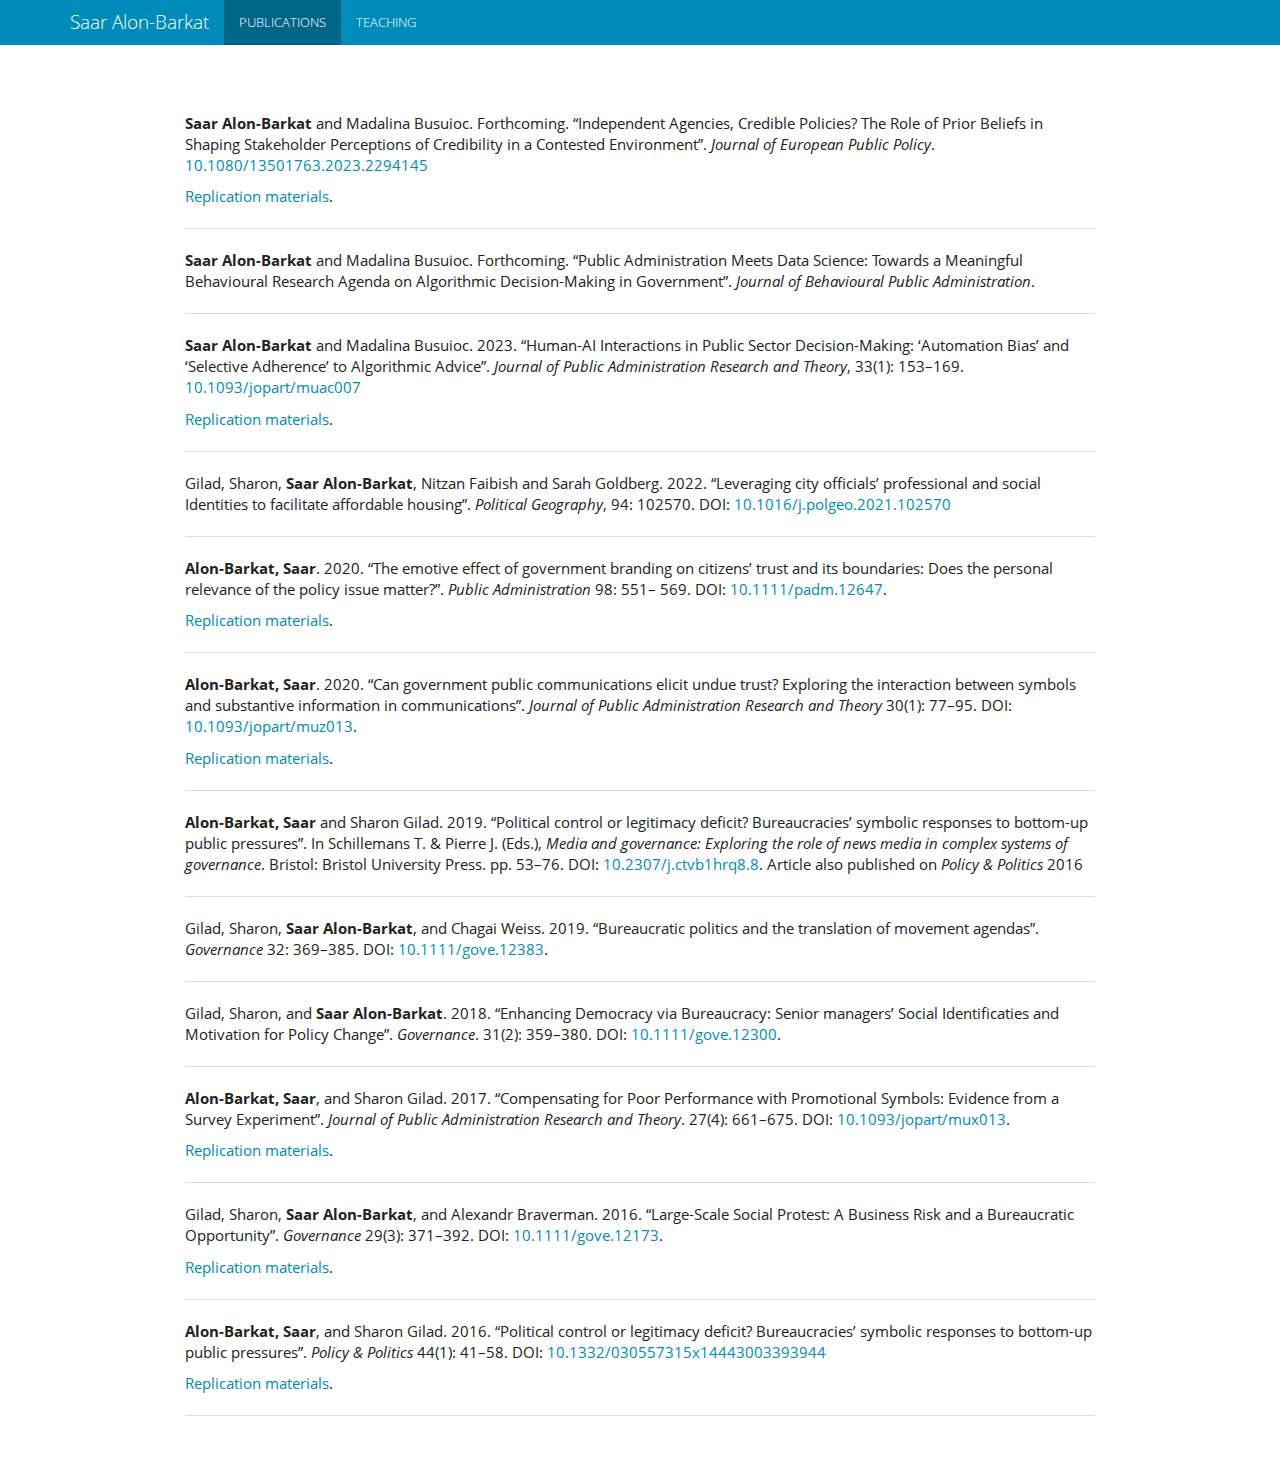
<file: publications.html>
<!DOCTYPE html>

<html>

<head>

<meta charset="utf-8" />
<meta name="generator" content="pandoc" />
<meta http-equiv="X-UA-Compatible" content="IE=EDGE" />




<title>publications.knit</title>

<script src="site_libs/header-attrs-2.18/header-attrs.js"></script>
<script src="site_libs/jquery-3.6.0/jquery-3.6.0.min.js"></script>
<meta name="viewport" content="width=device-width, initial-scale=1" />
<link href="site_libs/bootstrap-3.3.5/css/yeti.min.css" rel="stylesheet" />
<script src="site_libs/bootstrap-3.3.5/js/bootstrap.min.js"></script>
<script src="site_libs/bootstrap-3.3.5/shim/html5shiv.min.js"></script>
<script src="site_libs/bootstrap-3.3.5/shim/respond.min.js"></script>
<style>h1 {font-size: 34px;}
       h1.title {font-size: 38px;}
       h2 {font-size: 30px;}
       h3 {font-size: 24px;}
       h4 {font-size: 18px;}
       h5 {font-size: 16px;}
       h6 {font-size: 12px;}
       code {color: inherit; background-color: rgba(0, 0, 0, 0.04);}
       pre:not([class]) { background-color: white }</style>
<script src="site_libs/navigation-1.1/tabsets.js"></script>
<link href="site_libs/highlightjs-9.12.0/textmate.css" rel="stylesheet" />
<script src="site_libs/highlightjs-9.12.0/highlight.js"></script>

<style type="text/css">
  code{white-space: pre-wrap;}
  span.smallcaps{font-variant: small-caps;}
  span.underline{text-decoration: underline;}
  div.column{display: inline-block; vertical-align: top; width: 50%;}
  div.hanging-indent{margin-left: 1.5em; text-indent: -1.5em;}
  ul.task-list{list-style: none;}
    </style>

<style type="text/css">code{white-space: pre;}</style>
<script type="text/javascript">
if (window.hljs) {
  hljs.configure({languages: []});
  hljs.initHighlightingOnLoad();
  if (document.readyState && document.readyState === "complete") {
    window.setTimeout(function() { hljs.initHighlighting(); }, 0);
  }
}
</script>









<style type = "text/css">
.main-container {
  max-width: 940px;
  margin-left: auto;
  margin-right: auto;
}
img {
  max-width:100%;
}
.tabbed-pane {
  padding-top: 12px;
}
.html-widget {
  margin-bottom: 20px;
}
button.code-folding-btn:focus {
  outline: none;
}
summary {
  display: list-item;
}
details > summary > p:only-child {
  display: inline;
}
pre code {
  padding: 0;
}
</style>


<style type="text/css">
.dropdown-submenu {
  position: relative;
}
.dropdown-submenu>.dropdown-menu {
  top: 0;
  left: 100%;
  margin-top: -6px;
  margin-left: -1px;
  border-radius: 0 6px 6px 6px;
}
.dropdown-submenu:hover>.dropdown-menu {
  display: block;
}
.dropdown-submenu>a:after {
  display: block;
  content: " ";
  float: right;
  width: 0;
  height: 0;
  border-color: transparent;
  border-style: solid;
  border-width: 5px 0 5px 5px;
  border-left-color: #cccccc;
  margin-top: 5px;
  margin-right: -10px;
}
.dropdown-submenu:hover>a:after {
  border-left-color: #adb5bd;
}
.dropdown-submenu.pull-left {
  float: none;
}
.dropdown-submenu.pull-left>.dropdown-menu {
  left: -100%;
  margin-left: 10px;
  border-radius: 6px 0 6px 6px;
}
</style>

<script type="text/javascript">
// manage active state of menu based on current page
$(document).ready(function () {
  // active menu anchor
  href = window.location.pathname
  href = href.substr(href.lastIndexOf('/') + 1)
  if (href === "")
    href = "index.html";
  var menuAnchor = $('a[href="' + href + '"]');

  // mark the anchor link active (and if it's in a dropdown, also mark that active)
  var dropdown = menuAnchor.closest('li.dropdown');
  if (window.bootstrap) { // Bootstrap 4+
    menuAnchor.addClass('active');
    dropdown.find('> .dropdown-toggle').addClass('active');
  } else { // Bootstrap 3
    menuAnchor.parent().addClass('active');
    dropdown.addClass('active');
  }

  // Navbar adjustments
  var navHeight = $(".navbar").first().height() + 15;
  var style = document.createElement('style');
  var pt = "padding-top: " + navHeight + "px; ";
  var mt = "margin-top: -" + navHeight + "px; ";
  var css = "";
  // offset scroll position for anchor links (for fixed navbar)
  for (var i = 1; i <= 6; i++) {
    css += ".section h" + i + "{ " + pt + mt + "}\n";
  }
  style.innerHTML = "body {" + pt + "padding-bottom: 40px; }\n" + css;
  document.head.appendChild(style);
});
</script>

<!-- tabsets -->

<style type="text/css">
.tabset-dropdown > .nav-tabs {
  display: inline-table;
  max-height: 500px;
  min-height: 44px;
  overflow-y: auto;
  border: 1px solid #ddd;
  border-radius: 4px;
}

.tabset-dropdown > .nav-tabs > li.active:before, .tabset-dropdown > .nav-tabs.nav-tabs-open:before {
  content: "\e259";
  font-family: 'Glyphicons Halflings';
  display: inline-block;
  padding: 10px;
  border-right: 1px solid #ddd;
}

.tabset-dropdown > .nav-tabs.nav-tabs-open > li.active:before {
  content: "\e258";
  font-family: 'Glyphicons Halflings';
  border: none;
}

.tabset-dropdown > .nav-tabs > li.active {
  display: block;
}

.tabset-dropdown > .nav-tabs > li > a,
.tabset-dropdown > .nav-tabs > li > a:focus,
.tabset-dropdown > .nav-tabs > li > a:hover {
  border: none;
  display: inline-block;
  border-radius: 4px;
  background-color: transparent;
}

.tabset-dropdown > .nav-tabs.nav-tabs-open > li {
  display: block;
  float: none;
}

.tabset-dropdown > .nav-tabs > li {
  display: none;
}
</style>

<!-- code folding -->




</head>

<body>


<div class="container-fluid main-container">




<div class="navbar navbar-inverse  navbar-fixed-top" role="navigation">
  <div class="container">
    <div class="navbar-header">
      <button type="button" class="navbar-toggle collapsed" data-toggle="collapse" data-bs-toggle="collapse" data-target="#navbar" data-bs-target="#navbar">
        <span class="icon-bar"></span>
        <span class="icon-bar"></span>
        <span class="icon-bar"></span>
      </button>
      <a class="navbar-brand" href="index.html">Saar Alon-Barkat</a>
    </div>
    <div id="navbar" class="navbar-collapse collapse">
      <ul class="nav navbar-nav">
        <li>
  <a href="publications.html">PUBLICATIONS</a>
</li>
<li>
  <a href="teaching.html">TEACHING</a>
</li>
      </ul>
      <ul class="nav navbar-nav navbar-right">
        
      </ul>
    </div><!--/.nav-collapse -->
  </div><!--/.container -->
</div><!--/.navbar -->

<div id="header">




</div>


<p><br><br></p>
<p><strong>Saar Alon-Barkat</strong> and Madalina Busuioc. Forthcoming.
“Independent Agencies, Credible Policies? The Role of Prior Beliefs in
Shaping Stakeholder Perceptions of Credibility in a Contested
Environment”. <em>Journal of European Public Policy</em>. <a
href="http://dx.doi.org/10.1080/13501763.2023.2294145">10.1080/13501763.2023.2294145</a></p>
<p><a
href="https://dataverse.harvard.edu/dataset.xhtml?persistentId=doi:10.7910/DVN/NK3PGZ">Replication
materials</a>.</p>
<hr />
<p><strong>Saar Alon-Barkat</strong> and Madalina Busuioc. Forthcoming.
“Public Administration Meets Data Science: Towards a Meaningful
Behavioural Research Agenda on Algorithmic Decision-Making in
Government”. <em>Journal of Behavioural Public Administration</em>.</p>
<hr />
<p><strong>Saar Alon-Barkat</strong> and Madalina Busuioc. 2023.
“Human-AI Interactions in Public Sector Decision-Making: ‘Automation
Bias’ and ‘Selective Adherence’ to Algorithmic Advice”. <em>Journal of
Public Administration Research and Theory</em>, 33(1): 153–169. <a
href="https://doi.org/10.1093/jopart/muac007">10.1093/jopart/muac007</a></p>
<p><a
href="https://dataverse.harvard.edu/dataset.xhtml?persistentId=doi:10.7910/DVN/TQYJNF">Replication
materials</a>.</p>
<hr />
<p>Gilad, Sharon, <strong>Saar Alon-Barkat</strong>, Nitzan Faibish and
Sarah Goldberg. 2022. “Leveraging city officials’ professional and
social Identities to facilitate affordable housing”. <em>Political
Geography</em>, 94: 102570. DOI: <a
href="https://doi.org/10.1016/j.polgeo.2021.102570">10.1016/j.polgeo.2021.102570</a></p>
<hr />
<p><strong>Alon-Barkat, Saar</strong>. 2020. “The emotive effect of
government branding on citizens’ trust and its boundaries: Does the
personal relevance of the policy issue matter?”. <em>Public
Administration</em> 98: 551– 569. DOI: <a
href="https://doi.org/10.1111/padm.12647">10.1111/padm.12647</a>.</p>
<p><a href="https://github.com/saaralonbarkat/SVIVA_2018">Replication
materials</a>.</p>
<hr />
<p><strong>Alon-Barkat, Saar</strong>. 2020. “Can government public
communications elicit undue trust? Exploring the interaction between
symbols and substantive information in communications”. <em>Journal of
Public Administration Research and Theory</em> 30(1): 77–95. DOI: <a
href="https://doi.org/10.1093/jopart/muz013">10.1093/jopart/muz013</a>.</p>
<p><a href="https://github.com/saaralonbarkat/SVIVA_2018">Replication
materials</a>.</p>
<hr />
<p><strong>Alon-Barkat, Saar</strong> and Sharon Gilad. 2019. “Political
control or legitimacy deficit? Bureaucracies’ symbolic responses to
bottom-up public pressures”. In Schillemans T. &amp; Pierre J. (Eds.),
<em>Media and governance: Exploring the role of news media in complex
systems of governance</em>. Bristol: Bristol University Press.
pp. 53–76. DOI: <a
href="https://policy.bristoluniversitypress.co.uk/media-and-governance">10.2307/j.ctvb1hrq8.8</a>.
Article also published on <em>Policy &amp; Politics</em> 2016</p>
<hr />
<p>Gilad, Sharon, <strong>Saar Alon-Barkat</strong>, and Chagai Weiss.
2019. “Bureaucratic politics and the translation of movement agendas”.
<em>Governance</em> 32: 369–385. DOI: <a
href="https://doi.org/10.1111/gove.12383">10.1111/gove.12383</a>.</p>
<hr />
<p>Gilad, Sharon, and <strong>Saar Alon-Barkat</strong>. 2018.
“Enhancing Democracy via Bureaucracy: Senior managers’ Social
Identificaties and Motivation for Policy Change”. <em>Governance</em>.
31(2): 359–380. DOI: <a
href="https://doi.org/10.1111/gove.12300">10.1111/gove.12300</a>.</p>
<hr />
<p><strong>Alon-Barkat, Saar</strong>, and Sharon Gilad. 2017.
“Compensating for Poor Performance with Promotional Symbols: Evidence
from a Survey Experiment”. <em>Journal of Public Administration Research
and Theory</em>. 27(4): 661–675. DOI: <a
href="https://doi.org/10.1093/jopart/mux013">10.1093/jopart/mux013</a>.</p>
<p><a href="https://github.com/saaralonbarkat/IEC_2015">Replication
materials</a>.</p>
<hr />
<p>Gilad, Sharon, <strong>Saar Alon-Barkat</strong>, and Alexandr
Braverman. 2016. “Large-Scale Social Protest: A Business Risk and a
Bureaucratic Opportunity”. <em>Governance</em> 29(3): 371–392. DOI: <a
href="https://doi.org/10.1111/gove.12173">10.1111/gove.12173</a>.</p>
<p><a href="https://github.com/saaralonbarkat/PROTEST_2014">Replication
materials</a>.</p>
<hr />
<p><strong>Alon-Barkat, Saar</strong>, and Sharon Gilad. 2016.
“Political control or legitimacy deficit? Bureaucracies’ symbolic
responses to bottom-up public pressures”. <em>Policy &amp; Politics</em>
44(1): 41–58. DOI: <a
href="https://doi.org/10.1332/030557315x14443003393944">10.1332/030557315x14443003393944</a></p>
<p><a href="https://github.com/saaralonbarkat/PROTEST_2014">Replication
materials</a>.</p>
<hr />




</div>

<script>

// add bootstrap table styles to pandoc tables
function bootstrapStylePandocTables() {
  $('tr.odd').parent('tbody').parent('table').addClass('table table-condensed');
}
$(document).ready(function () {
  bootstrapStylePandocTables();
});


</script>

<!-- tabsets -->

<script>
$(document).ready(function () {
  window.buildTabsets("TOC");
});

$(document).ready(function () {
  $('.tabset-dropdown > .nav-tabs > li').click(function () {
    $(this).parent().toggleClass('nav-tabs-open');
  });
});
</script>

<!-- code folding -->


<!-- dynamically load mathjax for compatibility with self-contained -->
<script>
  (function () {
    var script = document.createElement("script");
    script.type = "text/javascript";
    script.src  = "https://mathjax.rstudio.com/latest/MathJax.js?config=TeX-AMS-MML_HTMLorMML";
    document.getElementsByTagName("head")[0].appendChild(script);
  })();
</script>

</body>
</html>
</file>
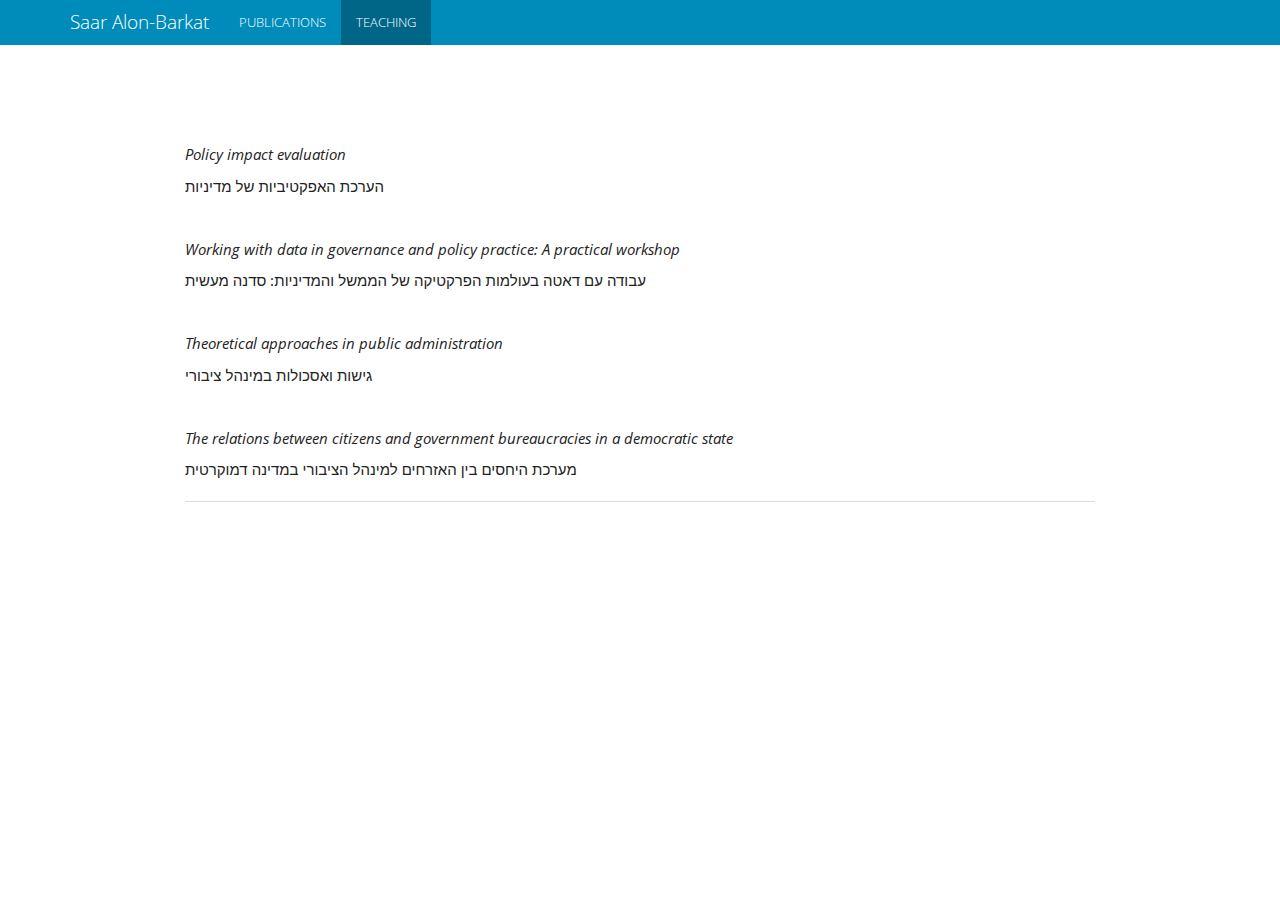
<file: teaching.html>
<!DOCTYPE html>

<html>

<head>

<meta charset="utf-8" />
<meta name="generator" content="pandoc" />
<meta http-equiv="X-UA-Compatible" content="IE=EDGE" />




<title>teaching.knit</title>

<script src="site_libs/header-attrs-2.18/header-attrs.js"></script>
<script src="site_libs/jquery-3.6.0/jquery-3.6.0.min.js"></script>
<meta name="viewport" content="width=device-width, initial-scale=1" />
<link href="site_libs/bootstrap-3.3.5/css/yeti.min.css" rel="stylesheet" />
<script src="site_libs/bootstrap-3.3.5/js/bootstrap.min.js"></script>
<script src="site_libs/bootstrap-3.3.5/shim/html5shiv.min.js"></script>
<script src="site_libs/bootstrap-3.3.5/shim/respond.min.js"></script>
<style>h1 {font-size: 34px;}
       h1.title {font-size: 38px;}
       h2 {font-size: 30px;}
       h3 {font-size: 24px;}
       h4 {font-size: 18px;}
       h5 {font-size: 16px;}
       h6 {font-size: 12px;}
       code {color: inherit; background-color: rgba(0, 0, 0, 0.04);}
       pre:not([class]) { background-color: white }</style>
<script src="site_libs/navigation-1.1/tabsets.js"></script>
<link href="site_libs/highlightjs-9.12.0/textmate.css" rel="stylesheet" />
<script src="site_libs/highlightjs-9.12.0/highlight.js"></script>

<style type="text/css">
  code{white-space: pre-wrap;}
  span.smallcaps{font-variant: small-caps;}
  span.underline{text-decoration: underline;}
  div.column{display: inline-block; vertical-align: top; width: 50%;}
  div.hanging-indent{margin-left: 1.5em; text-indent: -1.5em;}
  ul.task-list{list-style: none;}
    </style>

<style type="text/css">code{white-space: pre;}</style>
<script type="text/javascript">
if (window.hljs) {
  hljs.configure({languages: []});
  hljs.initHighlightingOnLoad();
  if (document.readyState && document.readyState === "complete") {
    window.setTimeout(function() { hljs.initHighlighting(); }, 0);
  }
}
</script>









<style type = "text/css">
.main-container {
  max-width: 940px;
  margin-left: auto;
  margin-right: auto;
}
img {
  max-width:100%;
}
.tabbed-pane {
  padding-top: 12px;
}
.html-widget {
  margin-bottom: 20px;
}
button.code-folding-btn:focus {
  outline: none;
}
summary {
  display: list-item;
}
details > summary > p:only-child {
  display: inline;
}
pre code {
  padding: 0;
}
</style>


<style type="text/css">
.dropdown-submenu {
  position: relative;
}
.dropdown-submenu>.dropdown-menu {
  top: 0;
  left: 100%;
  margin-top: -6px;
  margin-left: -1px;
  border-radius: 0 6px 6px 6px;
}
.dropdown-submenu:hover>.dropdown-menu {
  display: block;
}
.dropdown-submenu>a:after {
  display: block;
  content: " ";
  float: right;
  width: 0;
  height: 0;
  border-color: transparent;
  border-style: solid;
  border-width: 5px 0 5px 5px;
  border-left-color: #cccccc;
  margin-top: 5px;
  margin-right: -10px;
}
.dropdown-submenu:hover>a:after {
  border-left-color: #adb5bd;
}
.dropdown-submenu.pull-left {
  float: none;
}
.dropdown-submenu.pull-left>.dropdown-menu {
  left: -100%;
  margin-left: 10px;
  border-radius: 6px 0 6px 6px;
}
</style>

<script type="text/javascript">
// manage active state of menu based on current page
$(document).ready(function () {
  // active menu anchor
  href = window.location.pathname
  href = href.substr(href.lastIndexOf('/') + 1)
  if (href === "")
    href = "index.html";
  var menuAnchor = $('a[href="' + href + '"]');

  // mark the anchor link active (and if it's in a dropdown, also mark that active)
  var dropdown = menuAnchor.closest('li.dropdown');
  if (window.bootstrap) { // Bootstrap 4+
    menuAnchor.addClass('active');
    dropdown.find('> .dropdown-toggle').addClass('active');
  } else { // Bootstrap 3
    menuAnchor.parent().addClass('active');
    dropdown.addClass('active');
  }

  // Navbar adjustments
  var navHeight = $(".navbar").first().height() + 15;
  var style = document.createElement('style');
  var pt = "padding-top: " + navHeight + "px; ";
  var mt = "margin-top: -" + navHeight + "px; ";
  var css = "";
  // offset scroll position for anchor links (for fixed navbar)
  for (var i = 1; i <= 6; i++) {
    css += ".section h" + i + "{ " + pt + mt + "}\n";
  }
  style.innerHTML = "body {" + pt + "padding-bottom: 40px; }\n" + css;
  document.head.appendChild(style);
});
</script>

<!-- tabsets -->

<style type="text/css">
.tabset-dropdown > .nav-tabs {
  display: inline-table;
  max-height: 500px;
  min-height: 44px;
  overflow-y: auto;
  border: 1px solid #ddd;
  border-radius: 4px;
}

.tabset-dropdown > .nav-tabs > li.active:before, .tabset-dropdown > .nav-tabs.nav-tabs-open:before {
  content: "\e259";
  font-family: 'Glyphicons Halflings';
  display: inline-block;
  padding: 10px;
  border-right: 1px solid #ddd;
}

.tabset-dropdown > .nav-tabs.nav-tabs-open > li.active:before {
  content: "\e258";
  font-family: 'Glyphicons Halflings';
  border: none;
}

.tabset-dropdown > .nav-tabs > li.active {
  display: block;
}

.tabset-dropdown > .nav-tabs > li > a,
.tabset-dropdown > .nav-tabs > li > a:focus,
.tabset-dropdown > .nav-tabs > li > a:hover {
  border: none;
  display: inline-block;
  border-radius: 4px;
  background-color: transparent;
}

.tabset-dropdown > .nav-tabs.nav-tabs-open > li {
  display: block;
  float: none;
}

.tabset-dropdown > .nav-tabs > li {
  display: none;
}
</style>

<!-- code folding -->




</head>

<body>


<div class="container-fluid main-container">




<div class="navbar navbar-inverse  navbar-fixed-top" role="navigation">
  <div class="container">
    <div class="navbar-header">
      <button type="button" class="navbar-toggle collapsed" data-toggle="collapse" data-bs-toggle="collapse" data-target="#navbar" data-bs-target="#navbar">
        <span class="icon-bar"></span>
        <span class="icon-bar"></span>
        <span class="icon-bar"></span>
      </button>
      <a class="navbar-brand" href="index.html">Saar Alon-Barkat</a>
    </div>
    <div id="navbar" class="navbar-collapse collapse">
      <ul class="nav navbar-nav">
        <li>
  <a href="publications.html">PUBLICATIONS</a>
</li>
<li>
  <a href="teaching.html">TEACHING</a>
</li>
      </ul>
      <ul class="nav navbar-nav navbar-right">
        
      </ul>
    </div><!--/.nav-collapse -->
  </div><!--/.container -->
</div><!--/.navbar -->

<div id="header">




</div>


<p><br><br></p>
<p><br></p>
<p><em>Policy impact evaluation</em></p>
<p>הערכת האפקטיביות של מדיניות</p>
<p><br></p>
<p><em>Working with data in governance and policy practice: A practical
workshop</em></p>
<p>עבודה עם דאטה בעולמות הפרקטיקה של הממשל והמדיניות: סדנה מעשית</p>
<p><br></p>
<p><em>Theoretical approaches in public administration</em></p>
<p>גישות ואסכולות במינהל ציבורי</p>
<p><br></p>
<p><em>The relations between citizens and government bureaucracies in a
democratic state</em></p>
<p>מערכת היחסים בין האזרחים למינהל הציבורי במדינה דמוקרטית</p>
<hr />




</div>

<script>

// add bootstrap table styles to pandoc tables
function bootstrapStylePandocTables() {
  $('tr.odd').parent('tbody').parent('table').addClass('table table-condensed');
}
$(document).ready(function () {
  bootstrapStylePandocTables();
});


</script>

<!-- tabsets -->

<script>
$(document).ready(function () {
  window.buildTabsets("TOC");
});

$(document).ready(function () {
  $('.tabset-dropdown > .nav-tabs > li').click(function () {
    $(this).parent().toggleClass('nav-tabs-open');
  });
});
</script>

<!-- code folding -->


<!-- dynamically load mathjax for compatibility with self-contained -->
<script>
  (function () {
    var script = document.createElement("script");
    script.type = "text/javascript";
    script.src  = "https://mathjax.rstudio.com/latest/MathJax.js?config=TeX-AMS-MML_HTMLorMML";
    document.getElementsByTagName("head")[0].appendChild(script);
  })();
</script>

</body>
</html>
</file>
<file: site_libs/highlightjs-9.12.0/textmate.css>
.hljs-literal {
  color: rgb(88, 72, 246);
}

.hljs-number {
  color: rgb(0, 0, 205);
}

.hljs-comment {
  color: rgb(76, 136, 107);
}

.hljs-keyword {
  color: rgb(0, 0, 255);
}

.hljs-string {
  color: rgb(3, 106, 7);
}
</file>
<file: site_libs/bootstrap-3.3.5/css/readable.min.css>
@font-face {
  font-family: 'Raleway';
  font-style: normal;
  font-weight: 400;
  src: url(fonts/Raleway.ttf) format('truetype');
}
@font-face {
  font-family: 'Raleway';
  font-style: normal;
  font-weight: 700;
  src: url(fonts/RalewayBold.ttf) format('truetype');
}

/*!
 * bootswatch v3.3.6
 * Homepage: http://bootswatch.com
 * Copyright 2012-2015 Thomas Park
 * Licensed under MIT
 * Based on Bootstrap
*//*!
 * Bootstrap v3.3.6 (http://getbootstrap.com)
 * Copyright 2011-2015 Twitter, Inc.
 * Licensed under MIT (https://github.com/twbs/bootstrap/blob/master/LICENSE)
 *//*! normalize.css v3.0.3 | MIT License | github.com/necolas/normalize.css */html{font-family:sans-serif;-ms-text-size-adjust:100%;-webkit-text-size-adjust:100%}body{margin:0}article,aside,details,figcaption,figure,footer,header,hgroup,main,menu,nav,section,summary{display:block}audio,canvas,progress,video{display:inline-block;vertical-align:baseline}audio:not([controls]){display:none;height:0}[hidden],template{display:none}a{background-color:transparent}a:active,a:hover{outline:0}abbr[title]{border-bottom:1px dotted}b,strong{font-weight:bold}dfn{font-style:italic}h1{font-size:2em;margin:0.67em 0}mark{background:#ff0;color:#000}small{font-size:80%}sub,sup{font-size:75%;line-height:0;position:relative;vertical-align:baseline}sup{top:-0.5em}sub{bottom:-0.25em}img{border:0}svg:not(:root){overflow:hidden}figure{margin:1em 40px}hr{-webkit-box-sizing:content-box;-moz-box-sizing:content-box;box-sizing:content-box;height:0}pre{overflow:auto}code,kbd,pre,samp{font-family:monospace, monospace;font-size:1em}button,input,optgroup,select,textarea{color:inherit;font:inherit;margin:0}button{overflow:visible}button,select{text-transform:none}button,html input[type="button"],input[type="reset"],input[type="submit"]{-webkit-appearance:button;cursor:pointer}button[disabled],html input[disabled]{cursor:default}button::-moz-focus-inner,input::-moz-focus-inner{border:0;padding:0}input{line-height:normal}input[type="checkbox"],input[type="radio"]{-webkit-box-sizing:border-box;-moz-box-sizing:border-box;box-sizing:border-box;padding:0}input[type="number"]::-webkit-inner-spin-button,input[type="number"]::-webkit-outer-spin-button{height:auto}input[type="search"]{-webkit-appearance:textfield;-webkit-box-sizing:content-box;-moz-box-sizing:content-box;box-sizing:content-box}input[type="search"]::-webkit-search-cancel-button,input[type="search"]::-webkit-search-decoration{-webkit-appearance:none}fieldset{border:1px solid #c0c0c0;margin:0 2px;padding:0.35em 0.625em 0.75em}legend{border:0;padding:0}textarea{overflow:auto}optgroup{font-weight:bold}table{border-collapse:collapse;border-spacing:0}td,th{padding:0}/*! Source: https://github.com/h5bp/html5-boilerplate/blob/master/src/css/main.css */@media print{*,*:before,*:after{background:transparent !important;color:#000 !important;-webkit-box-shadow:none !important;box-shadow:none !important;text-shadow:none !important}a,a:visited{text-decoration:underline}a[href]:after{content:" (" attr(href) ")"}abbr[title]:after{content:" (" attr(title) ")"}a[href^="#"]:after,a[href^="javascript:"]:after{content:""}pre,blockquote{border:1px solid #999;page-break-inside:avoid}thead{display:table-header-group}tr,img{page-break-inside:avoid}img{max-width:100% !important}p,h2,h3{orphans:3;widows:3}h2,h3{page-break-after:avoid}.navbar{display:none}.btn>.caret,.dropup>.btn>.caret{border-top-color:#000 !important}.label{border:1px solid #000}.table{border-collapse:collapse !important}.table td,.table th{background-color:#fff !important}.table-bordered th,.table-bordered td{border:1px solid #ddd !important}}@font-face{font-family:'Glyphicons Halflings';src:url('../fonts/glyphicons-halflings-regular.eot');src:url('../fonts/glyphicons-halflings-regular.eot?#iefix') format('embedded-opentype'),url('../fonts/glyphicons-halflings-regular.woff') format('woff'),url('../fonts/glyphicons-halflings-regular.ttf') format('truetype'),url('../fonts/glyphicons-halflings-regular.svg#glyphicons_halflingsregular') format('svg')}.glyphicon{position:relative;top:1px;display:inline-block;font-family:'Glyphicons Halflings';font-style:normal;font-weight:normal;line-height:1;-webkit-font-smoothing:antialiased;-moz-osx-font-smoothing:grayscale}.glyphicon-asterisk:before{content:"\002a"}.glyphicon-plus:before{content:"\002b"}.glyphicon-euro:before,.glyphicon-eur:before{content:"\20ac"}.glyphicon-minus:before{content:"\2212"}.glyphicon-cloud:before{content:"\2601"}.glyphicon-envelope:before{content:"\2709"}.glyphicon-pencil:before{content:"\270f"}.glyphicon-glass:before{content:"\e001"}.glyphicon-music:before{content:"\e002"}.glyphicon-search:before{content:"\e003"}.glyphicon-heart:before{content:"\e005"}.glyphicon-star:before{content:"\e006"}.glyphicon-star-empty:before{content:"\e007"}.glyphicon-user:before{content:"\e008"}.glyphicon-film:before{content:"\e009"}.glyphicon-th-large:before{content:"\e010"}.glyphicon-th:before{content:"\e011"}.glyphicon-th-list:before{content:"\e012"}.glyphicon-ok:before{content:"\e013"}.glyphicon-remove:before{content:"\e014"}.glyphicon-zoom-in:before{content:"\e015"}.glyphicon-zoom-out:before{content:"\e016"}.glyphicon-off:before{content:"\e017"}.glyphicon-signal:before{content:"\e018"}.glyphicon-cog:before{content:"\e019"}.glyphicon-trash:before{content:"\e020"}.glyphicon-home:before{content:"\e021"}.glyphicon-file:before{content:"\e022"}.glyphicon-time:before{content:"\e023"}.glyphicon-road:before{content:"\e024"}.glyphicon-download-alt:before{content:"\e025"}.glyphicon-download:before{content:"\e026"}.glyphicon-upload:before{content:"\e027"}.glyphicon-inbox:before{content:"\e028"}.glyphicon-play-circle:before{content:"\e029"}.glyphicon-repeat:before{content:"\e030"}.glyphicon-refresh:before{content:"\e031"}.glyphicon-list-alt:before{content:"\e032"}.glyphicon-lock:before{content:"\e033"}.glyphicon-flag:before{content:"\e034"}.glyphicon-headphones:before{content:"\e035"}.glyphicon-volume-off:before{content:"\e036"}.glyphicon-volume-down:before{content:"\e037"}.glyphicon-volume-up:before{content:"\e038"}.glyphicon-qrcode:before{content:"\e039"}.glyphicon-barcode:before{content:"\e040"}.glyphicon-tag:before{content:"\e041"}.glyphicon-tags:before{content:"\e042"}.glyphicon-book:before{content:"\e043"}.glyphicon-bookmark:before{content:"\e044"}.glyphicon-print:before{content:"\e045"}.glyphicon-camera:before{content:"\e046"}.glyphicon-font:before{content:"\e047"}.glyphicon-bold:before{content:"\e048"}.glyphicon-italic:before{content:"\e049"}.glyphicon-text-height:before{content:"\e050"}.glyphicon-text-width:before{content:"\e051"}.glyphicon-align-left:before{content:"\e052"}.glyphicon-align-center:before{content:"\e053"}.glyphicon-align-right:before{content:"\e054"}.glyphicon-align-justify:before{content:"\e055"}.glyphicon-list:before{content:"\e056"}.glyphicon-indent-left:before{content:"\e057"}.glyphicon-indent-right:before{content:"\e058"}.glyphicon-facetime-video:before{content:"\e059"}.glyphicon-picture:before{content:"\e060"}.glyphicon-map-marker:before{content:"\e062"}.glyphicon-adjust:before{content:"\e063"}.glyphicon-tint:before{content:"\e064"}.glyphicon-edit:before{content:"\e065"}.glyphicon-share:before{content:"\e066"}.glyphicon-check:before{content:"\e067"}.glyphicon-move:before{content:"\e068"}.glyphicon-step-backward:before{content:"\e069"}.glyphicon-fast-backward:before{content:"\e070"}.glyphicon-backward:before{content:"\e071"}.glyphicon-play:before{content:"\e072"}.glyphicon-pause:before{content:"\e073"}.glyphicon-stop:before{content:"\e074"}.glyphicon-forward:before{content:"\e075"}.glyphicon-fast-forward:before{content:"\e076"}.glyphicon-step-forward:before{content:"\e077"}.glyphicon-eject:before{content:"\e078"}.glyphicon-chevron-left:before{content:"\e079"}.glyphicon-chevron-right:before{content:"\e080"}.glyphicon-plus-sign:before{content:"\e081"}.glyphicon-minus-sign:before{content:"\e082"}.glyphicon-remove-sign:before{content:"\e083"}.glyphicon-ok-sign:before{content:"\e084"}.glyphicon-question-sign:before{content:"\e085"}.glyphicon-info-sign:before{content:"\e086"}.glyphicon-screenshot:before{content:"\e087"}.glyphicon-remove-circle:before{content:"\e088"}.glyphicon-ok-circle:before{content:"\e089"}.glyphicon-ban-circle:before{content:"\e090"}.glyphicon-arrow-left:before{content:"\e091"}.glyphicon-arrow-right:before{content:"\e092"}.glyphicon-arrow-up:before{content:"\e093"}.glyphicon-arrow-down:before{content:"\e094"}.glyphicon-share-alt:before{content:"\e095"}.glyphicon-resize-full:before{content:"\e096"}.glyphicon-resize-small:before{content:"\e097"}.glyphicon-exclamation-sign:before{content:"\e101"}.glyphicon-gift:before{content:"\e102"}.glyphicon-leaf:before{content:"\e103"}.glyphicon-fire:before{content:"\e104"}.glyphicon-eye-open:before{content:"\e105"}.glyphicon-eye-close:before{content:"\e106"}.glyphicon-warning-sign:before{content:"\e107"}.glyphicon-plane:before{content:"\e108"}.glyphicon-calendar:before{content:"\e109"}.glyphicon-random:before{content:"\e110"}.glyphicon-comment:before{content:"\e111"}.glyphicon-magnet:before{content:"\e112"}.glyphicon-chevron-up:before{content:"\e113"}.glyphicon-chevron-down:before{content:"\e114"}.glyphicon-retweet:before{content:"\e115"}.glyphicon-shopping-cart:before{content:"\e116"}.glyphicon-folder-close:before{content:"\e117"}.glyphicon-folder-open:before{content:"\e118"}.glyphicon-resize-vertical:before{content:"\e119"}.glyphicon-resize-horizontal:before{content:"\e120"}.glyphicon-hdd:before{content:"\e121"}.glyphicon-bullhorn:before{content:"\e122"}.glyphicon-bell:before{content:"\e123"}.glyphicon-certificate:before{content:"\e124"}.glyphicon-thumbs-up:before{content:"\e125"}.glyphicon-thumbs-down:before{content:"\e126"}.glyphicon-hand-right:before{content:"\e127"}.glyphicon-hand-left:before{content:"\e128"}.glyphicon-hand-up:before{content:"\e129"}.glyphicon-hand-down:before{content:"\e130"}.glyphicon-circle-arrow-right:before{content:"\e131"}.glyphicon-circle-arrow-left:before{content:"\e132"}.glyphicon-circle-arrow-up:before{content:"\e133"}.glyphicon-circle-arrow-down:before{content:"\e134"}.glyphicon-globe:before{content:"\e135"}.glyphicon-wrench:before{content:"\e136"}.glyphicon-tasks:before{content:"\e137"}.glyphicon-filter:before{content:"\e138"}.glyphicon-briefcase:before{content:"\e139"}.glyphicon-fullscreen:before{content:"\e140"}.glyphicon-dashboard:before{content:"\e141"}.glyphicon-paperclip:before{content:"\e142"}.glyphicon-heart-empty:before{content:"\e143"}.glyphicon-link:before{content:"\e144"}.glyphicon-phone:before{content:"\e145"}.glyphicon-pushpin:before{content:"\e146"}.glyphicon-usd:before{content:"\e148"}.glyphicon-gbp:before{content:"\e149"}.glyphicon-sort:before{content:"\e150"}.glyphicon-sort-by-alphabet:before{content:"\e151"}.glyphicon-sort-by-alphabet-alt:before{content:"\e152"}.glyphicon-sort-by-order:before{content:"\e153"}.glyphicon-sort-by-order-alt:before{content:"\e154"}.glyphicon-sort-by-attributes:before{content:"\e155"}.glyphicon-sort-by-attributes-alt:before{content:"\e156"}.glyphicon-unchecked:before{content:"\e157"}.glyphicon-expand:before{content:"\e158"}.glyphicon-collapse-down:before{content:"\e159"}.glyphicon-collapse-up:before{content:"\e160"}.glyphicon-log-in:before{content:"\e161"}.glyphicon-flash:before{content:"\e162"}.glyphicon-log-out:before{content:"\e163"}.glyphicon-new-window:before{content:"\e164"}.glyphicon-record:before{content:"\e165"}.glyphicon-save:before{content:"\e166"}.glyphicon-open:before{content:"\e167"}.glyphicon-saved:before{content:"\e168"}.glyphicon-import:before{content:"\e169"}.glyphicon-export:before{content:"\e170"}.glyphicon-send:before{content:"\e171"}.glyphicon-floppy-disk:before{content:"\e172"}.glyphicon-floppy-saved:before{content:"\e173"}.glyphicon-floppy-remove:before{content:"\e174"}.glyphicon-floppy-save:before{content:"\e175"}.glyphicon-floppy-open:before{content:"\e176"}.glyphicon-credit-card:before{content:"\e177"}.glyphicon-transfer:before{content:"\e178"}.glyphicon-cutlery:before{content:"\e179"}.glyphicon-header:before{content:"\e180"}.glyphicon-compressed:before{content:"\e181"}.glyphicon-earphone:before{content:"\e182"}.glyphicon-phone-alt:before{content:"\e183"}.glyphicon-tower:before{content:"\e184"}.glyphicon-stats:before{content:"\e185"}.glyphicon-sd-video:before{content:"\e186"}.glyphicon-hd-video:before{content:"\e187"}.glyphicon-subtitles:before{content:"\e188"}.glyphicon-sound-stereo:before{content:"\e189"}.glyphicon-sound-dolby:before{content:"\e190"}.glyphicon-sound-5-1:before{content:"\e191"}.glyphicon-sound-6-1:before{content:"\e192"}.glyphicon-sound-7-1:before{content:"\e193"}.glyphicon-copyright-mark:before{content:"\e194"}.glyphicon-registration-mark:before{content:"\e195"}.glyphicon-cloud-download:before{content:"\e197"}.glyphicon-cloud-upload:before{content:"\e198"}.glyphicon-tree-conifer:before{content:"\e199"}.glyphicon-tree-deciduous:before{content:"\e200"}.glyphicon-cd:before{content:"\e201"}.glyphicon-save-file:before{content:"\e202"}.glyphicon-open-file:before{content:"\e203"}.glyphicon-level-up:before{content:"\e204"}.glyphicon-copy:before{content:"\e205"}.glyphicon-paste:before{content:"\e206"}.glyphicon-alert:before{content:"\e209"}.glyphicon-equalizer:before{content:"\e210"}.glyphicon-king:before{content:"\e211"}.glyphicon-queen:before{content:"\e212"}.glyphicon-pawn:before{content:"\e213"}.glyphicon-bishop:before{content:"\e214"}.glyphicon-knight:before{content:"\e215"}.glyphicon-baby-formula:before{content:"\e216"}.glyphicon-tent:before{content:"\26fa"}.glyphicon-blackboard:before{content:"\e218"}.glyphicon-bed:before{content:"\e219"}.glyphicon-apple:before{content:"\f8ff"}.glyphicon-erase:before{content:"\e221"}.glyphicon-hourglass:before{content:"\231b"}.glyphicon-lamp:before{content:"\e223"}.glyphicon-duplicate:before{content:"\e224"}.glyphicon-piggy-bank:before{content:"\e225"}.glyphicon-scissors:before{content:"\e226"}.glyphicon-bitcoin:before{content:"\e227"}.glyphicon-btc:before{content:"\e227"}.glyphicon-xbt:before{content:"\e227"}.glyphicon-yen:before{content:"\00a5"}.glyphicon-jpy:before{content:"\00a5"}.glyphicon-ruble:before{content:"\20bd"}.glyphicon-rub:before{content:"\20bd"}.glyphicon-scale:before{content:"\e230"}.glyphicon-ice-lolly:before{content:"\e231"}.glyphicon-ice-lolly-tasted:before{content:"\e232"}.glyphicon-education:before{content:"\e233"}.glyphicon-option-horizontal:before{content:"\e234"}.glyphicon-option-vertical:before{content:"\e235"}.glyphicon-menu-hamburger:before{content:"\e236"}.glyphicon-modal-window:before{content:"\e237"}.glyphicon-oil:before{content:"\e238"}.glyphicon-grain:before{content:"\e239"}.glyphicon-sunglasses:before{content:"\e240"}.glyphicon-text-size:before{content:"\e241"}.glyphicon-text-color:before{content:"\e242"}.glyphicon-text-background:before{content:"\e243"}.glyphicon-object-align-top:before{content:"\e244"}.glyphicon-object-align-bottom:before{content:"\e245"}.glyphicon-object-align-horizontal:before{content:"\e246"}.glyphicon-object-align-left:before{content:"\e247"}.glyphicon-object-align-vertical:before{content:"\e248"}.glyphicon-object-align-right:before{content:"\e249"}.glyphicon-triangle-right:before{content:"\e250"}.glyphicon-triangle-left:before{content:"\e251"}.glyphicon-triangle-bottom:before{content:"\e252"}.glyphicon-triangle-top:before{content:"\e253"}.glyphicon-console:before{content:"\e254"}.glyphicon-superscript:before{content:"\e255"}.glyphicon-subscript:before{content:"\e256"}.glyphicon-menu-left:before{content:"\e257"}.glyphicon-menu-right:before{content:"\e258"}.glyphicon-menu-down:before{content:"\e259"}.glyphicon-menu-up:before{content:"\e260"}*{-webkit-box-sizing:border-box;-moz-box-sizing:border-box;box-sizing:border-box}*:before,*:after{-webkit-box-sizing:border-box;-moz-box-sizing:border-box;box-sizing:border-box}html{font-size:10px;-webkit-tap-highlight-color:rgba(0,0,0,0)}body{font-family:Georgia,"Times New Roman",Times,serif;font-size:16px;line-height:1.42857143;color:#333333;background-color:#ffffff}input,button,select,textarea{font-family:inherit;font-size:inherit;line-height:inherit}a{color:#4582ec;text-decoration:none}a:hover,a:focus{color:#134fb8;text-decoration:underline}a:focus{outline:thin dotted;outline:5px auto -webkit-focus-ring-color;outline-offset:-2px}figure{margin:0}img{vertical-align:middle}.img-responsive,.thumbnail>img,.thumbnail a>img,.carousel-inner>.item>img,.carousel-inner>.item>a>img{display:block;max-width:100%;height:auto}.img-rounded{border-radius:6px}.img-thumbnail{padding:4px;line-height:1.42857143;background-color:#ffffff;border:1px solid #dddddd;border-radius:4px;-webkit-transition:all .2s ease-in-out;-o-transition:all .2s ease-in-out;transition:all .2s ease-in-out;display:inline-block;max-width:100%;height:auto}.img-circle{border-radius:50%}hr{margin-top:22px;margin-bottom:22px;border:0;border-top:1px solid #eeeeee}.sr-only{position:absolute;width:1px;height:1px;margin:-1px;padding:0;overflow:hidden;clip:rect(0, 0, 0, 0);border:0}.sr-only-focusable:active,.sr-only-focusable:focus{position:static;width:auto;height:auto;margin:0;overflow:visible;clip:auto}[role="button"]{cursor:pointer}h1,h2,h3,h4,h5,h6,.h1,.h2,.h3,.h4,.h5,.h6{font-family:"Raleway","Helvetica Neue",Helvetica,Arial,sans-serif;font-weight:bold;line-height:1.1;color:inherit}h1 small,h2 small,h3 small,h4 small,h5 small,h6 small,.h1 small,.h2 small,.h3 small,.h4 small,.h5 small,.h6 small,h1 .small,h2 .small,h3 .small,h4 .small,h5 .small,h6 .small,.h1 .small,.h2 .small,.h3 .small,.h4 .small,.h5 .small,.h6 .small{font-weight:normal;line-height:1;color:#b3b3b3}h1,.h1,h2,.h2,h3,.h3{margin-top:22px;margin-bottom:11px}h1 small,.h1 small,h2 small,.h2 small,h3 small,.h3 small,h1 .small,.h1 .small,h2 .small,.h2 .small,h3 .small,.h3 .small{font-size:65%}h4,.h4,h5,.h5,h6,.h6{margin-top:11px;margin-bottom:11px}h4 small,.h4 small,h5 small,.h5 small,h6 small,.h6 small,h4 .small,.h4 .small,h5 .small,.h5 .small,h6 .small,.h6 .small{font-size:75%}h1,.h1{font-size:41px}h2,.h2{font-size:34px}h3,.h3{font-size:28px}h4,.h4{font-size:20px}h5,.h5{font-size:16px}h6,.h6{font-size:14px}p{margin:0 0 11px}.lead{margin-bottom:22px;font-size:18px;font-weight:300;line-height:1.4}@media (min-width:768px){.lead{font-size:24px}}small,.small{font-size:87%}mark,.mark{background-color:#fcf8e3;padding:.2em}.text-left{text-align:left}.text-right{text-align:right}.text-center{text-align:center}.text-justify{text-align:justify}.text-nowrap{white-space:nowrap}.text-lowercase{text-transform:lowercase}.text-uppercase{text-transform:uppercase}.text-capitalize{text-transform:capitalize}.text-muted{color:#b3b3b3}.text-primary{color:#4582ec}a.text-primary:hover,a.text-primary:focus{color:#1863e6}.text-success{color:#3fad46}a.text-success:hover,a.text-success:focus{color:#318837}.text-info{color:#5bc0de}a.text-info:hover,a.text-info:focus{color:#31b0d5}.text-warning{color:#f0ad4e}a.text-warning:hover,a.text-warning:focus{color:#ec971f}.text-danger{color:#d9534f}a.text-danger:hover,a.text-danger:focus{color:#c9302c}.bg-primary{color:#fff;background-color:#4582ec}a.bg-primary:hover,a.bg-primary:focus{background-color:#1863e6}.bg-success{background-color:#dff0d8}a.bg-success:hover,a.bg-success:focus{background-color:#c1e2b3}.bg-info{background-color:#d9edf7}a.bg-info:hover,a.bg-info:focus{background-color:#afd9ee}.bg-warning{background-color:#fcf8e3}a.bg-warning:hover,a.bg-warning:focus{background-color:#f7ecb5}.bg-danger{background-color:#f2dede}a.bg-danger:hover,a.bg-danger:focus{background-color:#e4b9b9}.page-header{padding-bottom:10px;margin:44px 0 22px;border-bottom:1px solid #dddddd}ul,ol{margin-top:0;margin-bottom:11px}ul ul,ol ul,ul ol,ol ol{margin-bottom:0}.list-unstyled{padding-left:0;list-style:none}.list-inline{padding-left:0;list-style:none;margin-left:-5px}.list-inline>li{display:inline-block;padding-left:5px;padding-right:5px}dl{margin-top:0;margin-bottom:22px}dt,dd{line-height:1.42857143}dt{font-weight:bold}dd{margin-left:0}@media (min-width:768px){.dl-horizontal dt{float:left;width:160px;clear:left;text-align:right;overflow:hidden;text-overflow:ellipsis;white-space:nowrap}.dl-horizontal dd{margin-left:180px}}abbr[title],abbr[data-original-title]{cursor:help;border-bottom:1px dotted #b3b3b3}.initialism{font-size:90%;text-transform:uppercase}blockquote{padding:11px 22px;margin:0 0 22px;font-size:20px;border-left:5px solid #4582ec}blockquote p:last-child,blockquote ul:last-child,blockquote ol:last-child{margin-bottom:0}blockquote footer,blockquote small,blockquote .small{display:block;font-size:80%;line-height:1.42857143;color:#333333}blockquote footer:before,blockquote small:before,blockquote .small:before{content:'\2014 \00A0'}.blockquote-reverse,blockquote.pull-right{padding-right:15px;padding-left:0;border-right:5px solid #4582ec;border-left:0;text-align:right}.blockquote-reverse footer:before,blockquote.pull-right footer:before,.blockquote-reverse small:before,blockquote.pull-right small:before,.blockquote-reverse .small:before,blockquote.pull-right .small:before{content:''}.blockquote-reverse footer:after,blockquote.pull-right footer:after,.blockquote-reverse small:after,blockquote.pull-right small:after,.blockquote-reverse .small:after,blockquote.pull-right .small:after{content:'\00A0 \2014'}address{margin-bottom:22px;font-style:normal;line-height:1.42857143}code,kbd,pre,samp{font-family:monospace}code{padding:2px 4px;font-size:90%;color:#c7254e;background-color:#f9f2f4;border-radius:4px}kbd{padding:2px 4px;font-size:90%;color:#ffffff;background-color:#333333;border-radius:3px;-webkit-box-shadow:inset 0 -1px 0 rgba(0,0,0,0.25);box-shadow:inset 0 -1px 0 rgba(0,0,0,0.25)}kbd kbd{padding:0;font-size:100%;font-weight:bold;-webkit-box-shadow:none;box-shadow:none}pre{display:block;padding:10.5px;margin:0 0 11px;font-size:15px;line-height:1.42857143;word-break:break-all;word-wrap:break-word;color:#333333;background-color:#f5f5f5;border:1px solid #cccccc;border-radius:4px}pre code{padding:0;font-size:inherit;color:inherit;white-space:pre-wrap;background-color:transparent;border-radius:0}.pre-scrollable{max-height:340px;overflow-y:scroll}.container{margin-right:auto;margin-left:auto;padding-left:15px;padding-right:15px}@media (min-width:768px){.container{width:750px}}@media (min-width:992px){.container{width:970px}}@media (min-width:1200px){.container{width:1170px}}.container-fluid{margin-right:auto;margin-left:auto;padding-left:15px;padding-right:15px}.row{margin-left:-15px;margin-right:-15px}.col-xs-1,.col-sm-1,.col-md-1,.col-lg-1,.col-xs-2,.col-sm-2,.col-md-2,.col-lg-2,.col-xs-3,.col-sm-3,.col-md-3,.col-lg-3,.col-xs-4,.col-sm-4,.col-md-4,.col-lg-4,.col-xs-5,.col-sm-5,.col-md-5,.col-lg-5,.col-xs-6,.col-sm-6,.col-md-6,.col-lg-6,.col-xs-7,.col-sm-7,.col-md-7,.col-lg-7,.col-xs-8,.col-sm-8,.col-md-8,.col-lg-8,.col-xs-9,.col-sm-9,.col-md-9,.col-lg-9,.col-xs-10,.col-sm-10,.col-md-10,.col-lg-10,.col-xs-11,.col-sm-11,.col-md-11,.col-lg-11,.col-xs-12,.col-sm-12,.col-md-12,.col-lg-12{position:relative;min-height:1px;padding-left:15px;padding-right:15px}.col-xs-1,.col-xs-2,.col-xs-3,.col-xs-4,.col-xs-5,.col-xs-6,.col-xs-7,.col-xs-8,.col-xs-9,.col-xs-10,.col-xs-11,.col-xs-12{float:left}.col-xs-12{width:100%}.col-xs-11{width:91.66666667%}.col-xs-10{width:83.33333333%}.col-xs-9{width:75%}.col-xs-8{width:66.66666667%}.col-xs-7{width:58.33333333%}.col-xs-6{width:50%}.col-xs-5{width:41.66666667%}.col-xs-4{width:33.33333333%}.col-xs-3{width:25%}.col-xs-2{width:16.66666667%}.col-xs-1{width:8.33333333%}.col-xs-pull-12{right:100%}.col-xs-pull-11{right:91.66666667%}.col-xs-pull-10{right:83.33333333%}.col-xs-pull-9{right:75%}.col-xs-pull-8{right:66.66666667%}.col-xs-pull-7{right:58.33333333%}.col-xs-pull-6{right:50%}.col-xs-pull-5{right:41.66666667%}.col-xs-pull-4{right:33.33333333%}.col-xs-pull-3{right:25%}.col-xs-pull-2{right:16.66666667%}.col-xs-pull-1{right:8.33333333%}.col-xs-pull-0{right:auto}.col-xs-push-12{left:100%}.col-xs-push-11{left:91.66666667%}.col-xs-push-10{left:83.33333333%}.col-xs-push-9{left:75%}.col-xs-push-8{left:66.66666667%}.col-xs-push-7{left:58.33333333%}.col-xs-push-6{left:50%}.col-xs-push-5{left:41.66666667%}.col-xs-push-4{left:33.33333333%}.col-xs-push-3{left:25%}.col-xs-push-2{left:16.66666667%}.col-xs-push-1{left:8.33333333%}.col-xs-push-0{left:auto}.col-xs-offset-12{margin-left:100%}.col-xs-offset-11{margin-left:91.66666667%}.col-xs-offset-10{margin-left:83.33333333%}.col-xs-offset-9{margin-left:75%}.col-xs-offset-8{margin-left:66.66666667%}.col-xs-offset-7{margin-left:58.33333333%}.col-xs-offset-6{margin-left:50%}.col-xs-offset-5{margin-left:41.66666667%}.col-xs-offset-4{margin-left:33.33333333%}.col-xs-offset-3{margin-left:25%}.col-xs-offset-2{margin-left:16.66666667%}.col-xs-offset-1{margin-left:8.33333333%}.col-xs-offset-0{margin-left:0%}@media (min-width:768px){.col-sm-1,.col-sm-2,.col-sm-3,.col-sm-4,.col-sm-5,.col-sm-6,.col-sm-7,.col-sm-8,.col-sm-9,.col-sm-10,.col-sm-11,.col-sm-12{float:left}.col-sm-12{width:100%}.col-sm-11{width:91.66666667%}.col-sm-10{width:83.33333333%}.col-sm-9{width:75%}.col-sm-8{width:66.66666667%}.col-sm-7{width:58.33333333%}.col-sm-6{width:50%}.col-sm-5{width:41.66666667%}.col-sm-4{width:33.33333333%}.col-sm-3{width:25%}.col-sm-2{width:16.66666667%}.col-sm-1{width:8.33333333%}.col-sm-pull-12{right:100%}.col-sm-pull-11{right:91.66666667%}.col-sm-pull-10{right:83.33333333%}.col-sm-pull-9{right:75%}.col-sm-pull-8{right:66.66666667%}.col-sm-pull-7{right:58.33333333%}.col-sm-pull-6{right:50%}.col-sm-pull-5{right:41.66666667%}.col-sm-pull-4{right:33.33333333%}.col-sm-pull-3{right:25%}.col-sm-pull-2{right:16.66666667%}.col-sm-pull-1{right:8.33333333%}.col-sm-pull-0{right:auto}.col-sm-push-12{left:100%}.col-sm-push-11{left:91.66666667%}.col-sm-push-10{left:83.33333333%}.col-sm-push-9{left:75%}.col-sm-push-8{left:66.66666667%}.col-sm-push-7{left:58.33333333%}.col-sm-push-6{left:50%}.col-sm-push-5{left:41.66666667%}.col-sm-push-4{left:33.33333333%}.col-sm-push-3{left:25%}.col-sm-push-2{left:16.66666667%}.col-sm-push-1{left:8.33333333%}.col-sm-push-0{left:auto}.col-sm-offset-12{margin-left:100%}.col-sm-offset-11{margin-left:91.66666667%}.col-sm-offset-10{margin-left:83.33333333%}.col-sm-offset-9{margin-left:75%}.col-sm-offset-8{margin-left:66.66666667%}.col-sm-offset-7{margin-left:58.33333333%}.col-sm-offset-6{margin-left:50%}.col-sm-offset-5{margin-left:41.66666667%}.col-sm-offset-4{margin-left:33.33333333%}.col-sm-offset-3{margin-left:25%}.col-sm-offset-2{margin-left:16.66666667%}.col-sm-offset-1{margin-left:8.33333333%}.col-sm-offset-0{margin-left:0%}}@media (min-width:992px){.col-md-1,.col-md-2,.col-md-3,.col-md-4,.col-md-5,.col-md-6,.col-md-7,.col-md-8,.col-md-9,.col-md-10,.col-md-11,.col-md-12{float:left}.col-md-12{width:100%}.col-md-11{width:91.66666667%}.col-md-10{width:83.33333333%}.col-md-9{width:75%}.col-md-8{width:66.66666667%}.col-md-7{width:58.33333333%}.col-md-6{width:50%}.col-md-5{width:41.66666667%}.col-md-4{width:33.33333333%}.col-md-3{width:25%}.col-md-2{width:16.66666667%}.col-md-1{width:8.33333333%}.col-md-pull-12{right:100%}.col-md-pull-11{right:91.66666667%}.col-md-pull-10{right:83.33333333%}.col-md-pull-9{right:75%}.col-md-pull-8{right:66.66666667%}.col-md-pull-7{right:58.33333333%}.col-md-pull-6{right:50%}.col-md-pull-5{right:41.66666667%}.col-md-pull-4{right:33.33333333%}.col-md-pull-3{right:25%}.col-md-pull-2{right:16.66666667%}.col-md-pull-1{right:8.33333333%}.col-md-pull-0{right:auto}.col-md-push-12{left:100%}.col-md-push-11{left:91.66666667%}.col-md-push-10{left:83.33333333%}.col-md-push-9{left:75%}.col-md-push-8{left:66.66666667%}.col-md-push-7{left:58.33333333%}.col-md-push-6{left:50%}.col-md-push-5{left:41.66666667%}.col-md-push-4{left:33.33333333%}.col-md-push-3{left:25%}.col-md-push-2{left:16.66666667%}.col-md-push-1{left:8.33333333%}.col-md-push-0{left:auto}.col-md-offset-12{margin-left:100%}.col-md-offset-11{margin-left:91.66666667%}.col-md-offset-10{margin-left:83.33333333%}.col-md-offset-9{margin-left:75%}.col-md-offset-8{margin-left:66.66666667%}.col-md-offset-7{margin-left:58.33333333%}.col-md-offset-6{margin-left:50%}.col-md-offset-5{margin-left:41.66666667%}.col-md-offset-4{margin-left:33.33333333%}.col-md-offset-3{margin-left:25%}.col-md-offset-2{margin-left:16.66666667%}.col-md-offset-1{margin-left:8.33333333%}.col-md-offset-0{margin-left:0%}}@media (min-width:1200px){.col-lg-1,.col-lg-2,.col-lg-3,.col-lg-4,.col-lg-5,.col-lg-6,.col-lg-7,.col-lg-8,.col-lg-9,.col-lg-10,.col-lg-11,.col-lg-12{float:left}.col-lg-12{width:100%}.col-lg-11{width:91.66666667%}.col-lg-10{width:83.33333333%}.col-lg-9{width:75%}.col-lg-8{width:66.66666667%}.col-lg-7{width:58.33333333%}.col-lg-6{width:50%}.col-lg-5{width:41.66666667%}.col-lg-4{width:33.33333333%}.col-lg-3{width:25%}.col-lg-2{width:16.66666667%}.col-lg-1{width:8.33333333%}.col-lg-pull-12{right:100%}.col-lg-pull-11{right:91.66666667%}.col-lg-pull-10{right:83.33333333%}.col-lg-pull-9{right:75%}.col-lg-pull-8{right:66.66666667%}.col-lg-pull-7{right:58.33333333%}.col-lg-pull-6{right:50%}.col-lg-pull-5{right:41.66666667%}.col-lg-pull-4{right:33.33333333%}.col-lg-pull-3{right:25%}.col-lg-pull-2{right:16.66666667%}.col-lg-pull-1{right:8.33333333%}.col-lg-pull-0{right:auto}.col-lg-push-12{left:100%}.col-lg-push-11{left:91.66666667%}.col-lg-push-10{left:83.33333333%}.col-lg-push-9{left:75%}.col-lg-push-8{left:66.66666667%}.col-lg-push-7{left:58.33333333%}.col-lg-push-6{left:50%}.col-lg-push-5{left:41.66666667%}.col-lg-push-4{left:33.33333333%}.col-lg-push-3{left:25%}.col-lg-push-2{left:16.66666667%}.col-lg-push-1{left:8.33333333%}.col-lg-push-0{left:auto}.col-lg-offset-12{margin-left:100%}.col-lg-offset-11{margin-left:91.66666667%}.col-lg-offset-10{margin-left:83.33333333%}.col-lg-offset-9{margin-left:75%}.col-lg-offset-8{margin-left:66.66666667%}.col-lg-offset-7{margin-left:58.33333333%}.col-lg-offset-6{margin-left:50%}.col-lg-offset-5{margin-left:41.66666667%}.col-lg-offset-4{margin-left:33.33333333%}.col-lg-offset-3{margin-left:25%}.col-lg-offset-2{margin-left:16.66666667%}.col-lg-offset-1{margin-left:8.33333333%}.col-lg-offset-0{margin-left:0%}}table{background-color:transparent}caption{padding-top:8px;padding-bottom:8px;color:#b3b3b3;text-align:left}th{}.table{width:100%;max-width:100%;margin-bottom:22px}.table>thead>tr>th,.table>tbody>tr>th,.table>tfoot>tr>th,.table>thead>tr>td,.table>tbody>tr>td,.table>tfoot>tr>td{padding:8px;line-height:1.42857143;vertical-align:top;border-top:1px solid #dddddd}.table>thead>tr>th{vertical-align:bottom;border-bottom:2px solid #dddddd}.table>caption+thead>tr:first-child>th,.table>colgroup+thead>tr:first-child>th,.table>thead:first-child>tr:first-child>th,.table>caption+thead>tr:first-child>td,.table>colgroup+thead>tr:first-child>td,.table>thead:first-child>tr:first-child>td{border-top:0}.table>tbody+tbody{border-top:2px solid #dddddd}.table .table{background-color:#ffffff}.table-condensed>thead>tr>th,.table-condensed>tbody>tr>th,.table-condensed>tfoot>tr>th,.table-condensed>thead>tr>td,.table-condensed>tbody>tr>td,.table-condensed>tfoot>tr>td{padding:5px}.table-bordered{border:1px solid #dddddd}.table-bordered>thead>tr>th,.table-bordered>tbody>tr>th,.table-bordered>tfoot>tr>th,.table-bordered>thead>tr>td,.table-bordered>tbody>tr>td,.table-bordered>tfoot>tr>td{border:1px solid #dddddd}.table-bordered>thead>tr>th,.table-bordered>thead>tr>td{border-bottom-width:2px}.table-striped>tbody>tr:nth-of-type(odd){background-color:#f9f9f9}.table-hover>tbody>tr:hover{background-color:#f5f5f5}table col[class*="col-"]{position:static;float:none;display:table-column}table td[class*="col-"],table th[class*="col-"]{position:static;float:none;display:table-cell}.table>thead>tr>td.active,.table>tbody>tr>td.active,.table>tfoot>tr>td.active,.table>thead>tr>th.active,.table>tbody>tr>th.active,.table>tfoot>tr>th.active,.table>thead>tr.active>td,.table>tbody>tr.active>td,.table>tfoot>tr.active>td,.table>thead>tr.active>th,.table>tbody>tr.active>th,.table>tfoot>tr.active>th{background-color:#f5f5f5}.table-hover>tbody>tr>td.active:hover,.table-hover>tbody>tr>th.active:hover,.table-hover>tbody>tr.active:hover>td,.table-hover>tbody>tr:hover>.active,.table-hover>tbody>tr.active:hover>th{background-color:#e8e8e8}.table>thead>tr>td.success,.table>tbody>tr>td.success,.table>tfoot>tr>td.success,.table>thead>tr>th.success,.table>tbody>tr>th.success,.table>tfoot>tr>th.success,.table>thead>tr.success>td,.table>tbody>tr.success>td,.table>tfoot>tr.success>td,.table>thead>tr.success>th,.table>tbody>tr.success>th,.table>tfoot>tr.success>th{background-color:#dff0d8}.table-hover>tbody>tr>td.success:hover,.table-hover>tbody>tr>th.success:hover,.table-hover>tbody>tr.success:hover>td,.table-hover>tbody>tr:hover>.success,.table-hover>tbody>tr.success:hover>th{background-color:#d0e9c6}.table>thead>tr>td.info,.table>tbody>tr>td.info,.table>tfoot>tr>td.info,.table>thead>tr>th.info,.table>tbody>tr>th.info,.table>tfoot>tr>th.info,.table>thead>tr.info>td,.table>tbody>tr.info>td,.table>tfoot>tr.info>td,.table>thead>tr.info>th,.table>tbody>tr.info>th,.table>tfoot>tr.info>th{background-color:#d9edf7}.table-hover>tbody>tr>td.info:hover,.table-hover>tbody>tr>th.info:hover,.table-hover>tbody>tr.info:hover>td,.table-hover>tbody>tr:hover>.info,.table-hover>tbody>tr.info:hover>th{background-color:#c4e3f3}.table>thead>tr>td.warning,.table>tbody>tr>td.warning,.table>tfoot>tr>td.warning,.table>thead>tr>th.warning,.table>tbody>tr>th.warning,.table>tfoot>tr>th.warning,.table>thead>tr.warning>td,.table>tbody>tr.warning>td,.table>tfoot>tr.warning>td,.table>thead>tr.warning>th,.table>tbody>tr.warning>th,.table>tfoot>tr.warning>th{background-color:#fcf8e3}.table-hover>tbody>tr>td.warning:hover,.table-hover>tbody>tr>th.warning:hover,.table-hover>tbody>tr.warning:hover>td,.table-hover>tbody>tr:hover>.warning,.table-hover>tbody>tr.warning:hover>th{background-color:#faf2cc}.table>thead>tr>td.danger,.table>tbody>tr>td.danger,.table>tfoot>tr>td.danger,.table>thead>tr>th.danger,.table>tbody>tr>th.danger,.table>tfoot>tr>th.danger,.table>thead>tr.danger>td,.table>tbody>tr.danger>td,.table>tfoot>tr.danger>td,.table>thead>tr.danger>th,.table>tbody>tr.danger>th,.table>tfoot>tr.danger>th{background-color:#f2dede}.table-hover>tbody>tr>td.danger:hover,.table-hover>tbody>tr>th.danger:hover,.table-hover>tbody>tr.danger:hover>td,.table-hover>tbody>tr:hover>.danger,.table-hover>tbody>tr.danger:hover>th{background-color:#ebcccc}.table-responsive{overflow-x:auto;min-height:0.01%}@media screen and (max-width:767px){.table-responsive{width:100%;margin-bottom:16.5px;overflow-y:hidden;-ms-overflow-style:-ms-autohiding-scrollbar;border:1px solid #dddddd}.table-responsive>.table{margin-bottom:0}.table-responsive>.table>thead>tr>th,.table-responsive>.table>tbody>tr>th,.table-responsive>.table>tfoot>tr>th,.table-responsive>.table>thead>tr>td,.table-responsive>.table>tbody>tr>td,.table-responsive>.table>tfoot>tr>td{white-space:nowrap}.table-responsive>.table-bordered{border:0}.table-responsive>.table-bordered>thead>tr>th:first-child,.table-responsive>.table-bordered>tbody>tr>th:first-child,.table-responsive>.table-bordered>tfoot>tr>th:first-child,.table-responsive>.table-bordered>thead>tr>td:first-child,.table-responsive>.table-bordered>tbody>tr>td:first-child,.table-responsive>.table-bordered>tfoot>tr>td:first-child{border-left:0}.table-responsive>.table-bordered>thead>tr>th:last-child,.table-responsive>.table-bordered>tbody>tr>th:last-child,.table-responsive>.table-bordered>tfoot>tr>th:last-child,.table-responsive>.table-bordered>thead>tr>td:last-child,.table-responsive>.table-bordered>tbody>tr>td:last-child,.table-responsive>.table-bordered>tfoot>tr>td:last-child{border-right:0}.table-responsive>.table-bordered>tbody>tr:last-child>th,.table-responsive>.table-bordered>tfoot>tr:last-child>th,.table-responsive>.table-bordered>tbody>tr:last-child>td,.table-responsive>.table-bordered>tfoot>tr:last-child>td{border-bottom:0}}fieldset{padding:0;margin:0;border:0;min-width:0}legend{display:block;width:100%;padding:0;margin-bottom:22px;font-size:24px;line-height:inherit;color:#333333;border:0;border-bottom:1px solid #e5e5e5}label{display:inline-block;max-width:100%;margin-bottom:5px;font-weight:bold}input[type="search"]{-webkit-box-sizing:border-box;-moz-box-sizing:border-box;box-sizing:border-box}input[type="radio"],input[type="checkbox"]{margin:4px 0 0;margin-top:1px \9;line-height:normal}input[type="file"]{display:block}input[type="range"]{display:block;width:100%}select[multiple],select[size]{height:auto}input[type="file"]:focus,input[type="radio"]:focus,input[type="checkbox"]:focus{outline:thin dotted;outline:5px auto -webkit-focus-ring-color;outline-offset:-2px}output{display:block;padding-top:9px;font-size:16px;line-height:1.42857143;color:#333333}.form-control{display:block;width:100%;height:40px;padding:8px 12px;font-size:16px;line-height:1.42857143;color:#333333;background-color:#ffffff;background-image:none;border:1px solid #dddddd;border-radius:4px;-webkit-box-shadow:inset 0 1px 1px rgba(0,0,0,0.075);box-shadow:inset 0 1px 1px rgba(0,0,0,0.075);-webkit-transition:border-color ease-in-out .15s,-webkit-box-shadow ease-in-out .15s;-o-transition:border-color ease-in-out .15s,box-shadow ease-in-out .15s;transition:border-color ease-in-out .15s,box-shadow ease-in-out .15s}.form-control:focus{border-color:#66afe9;outline:0;-webkit-box-shadow:inset 0 1px 1px rgba(0,0,0,0.075),0 0 8px rgba(102,175,233,0.6);box-shadow:inset 0 1px 1px rgba(0,0,0,0.075),0 0 8px rgba(102,175,233,0.6)}.form-control::-moz-placeholder{color:#b3b3b3;opacity:1}.form-control:-ms-input-placeholder{color:#b3b3b3}.form-control::-webkit-input-placeholder{color:#b3b3b3}.form-control::-ms-expand{border:0;background-color:transparent}.form-control[disabled],.form-control[readonly],fieldset[disabled] .form-control{background-color:#eeeeee;opacity:1}.form-control[disabled],fieldset[disabled] .form-control{cursor:not-allowed}textarea.form-control{height:auto}input[type="search"]{-webkit-appearance:none}@media screen and (-webkit-min-device-pixel-ratio:0){input[type="date"].form-control,input[type="time"].form-control,input[type="datetime-local"].form-control,input[type="month"].form-control{line-height:40px}input[type="date"].input-sm,input[type="time"].input-sm,input[type="datetime-local"].input-sm,input[type="month"].input-sm,.input-group-sm input[type="date"],.input-group-sm input[type="time"],.input-group-sm input[type="datetime-local"],.input-group-sm input[type="month"]{line-height:33px}input[type="date"].input-lg,input[type="time"].input-lg,input[type="datetime-local"].input-lg,input[type="month"].input-lg,.input-group-lg input[type="date"],.input-group-lg input[type="time"],.input-group-lg input[type="datetime-local"],.input-group-lg input[type="month"]{line-height:57px}}.form-group{margin-bottom:15px}.radio,.checkbox{position:relative;display:block;margin-top:10px;margin-bottom:10px}.radio label,.checkbox label{min-height:22px;padding-left:20px;margin-bottom:0;font-weight:normal;cursor:pointer}.radio input[type="radio"],.radio-inline input[type="radio"],.checkbox input[type="checkbox"],.checkbox-inline input[type="checkbox"]{position:absolute;margin-left:-20px;margin-top:4px \9}.radio+.radio,.checkbox+.checkbox{margin-top:-5px}.radio-inline,.checkbox-inline{position:relative;display:inline-block;padding-left:20px;margin-bottom:0;vertical-align:middle;font-weight:normal;cursor:pointer}.radio-inline+.radio-inline,.checkbox-inline+.checkbox-inline{margin-top:0;margin-left:10px}input[type="radio"][disabled],input[type="checkbox"][disabled],input[type="radio"].disabled,input[type="checkbox"].disabled,fieldset[disabled] input[type="radio"],fieldset[disabled] input[type="checkbox"]{cursor:not-allowed}.radio-inline.disabled,.checkbox-inline.disabled,fieldset[disabled] .radio-inline,fieldset[disabled] .checkbox-inline{cursor:not-allowed}.radio.disabled label,.checkbox.disabled label,fieldset[disabled] .radio label,fieldset[disabled] .checkbox label{cursor:not-allowed}.form-control-static{padding-top:9px;padding-bottom:9px;margin-bottom:0;min-height:38px}.form-control-static.input-lg,.form-control-static.input-sm{padding-left:0;padding-right:0}.input-sm{height:33px;padding:5px 10px;font-size:14px;line-height:1.5;border-radius:3px}select.input-sm{height:33px;line-height:33px}textarea.input-sm,select[multiple].input-sm{height:auto}.form-group-sm .form-control{height:33px;padding:5px 10px;font-size:14px;line-height:1.5;border-radius:3px}.form-group-sm select.form-control{height:33px;line-height:33px}.form-group-sm textarea.form-control,.form-group-sm select[multiple].form-control{height:auto}.form-group-sm .form-control-static{height:33px;min-height:36px;padding:6px 10px;font-size:14px;line-height:1.5}.input-lg{height:57px;padding:14px 16px;font-size:20px;line-height:1.3333333;border-radius:6px}select.input-lg{height:57px;line-height:57px}textarea.input-lg,select[multiple].input-lg{height:auto}.form-group-lg .form-control{height:57px;padding:14px 16px;font-size:20px;line-height:1.3333333;border-radius:6px}.form-group-lg select.form-control{height:57px;line-height:57px}.form-group-lg textarea.form-control,.form-group-lg select[multiple].form-control{height:auto}.form-group-lg .form-control-static{height:57px;min-height:42px;padding:15px 16px;font-size:20px;line-height:1.3333333}.has-feedback{position:relative}.has-feedback .form-control{padding-right:50px}.form-control-feedback{position:absolute;top:0;right:0;z-index:2;display:block;width:40px;height:40px;line-height:40px;text-align:center;pointer-events:none}.input-lg+.form-control-feedback,.input-group-lg+.form-control-feedback,.form-group-lg .form-control+.form-control-feedback{width:57px;height:57px;line-height:57px}.input-sm+.form-control-feedback,.input-group-sm+.form-control-feedback,.form-group-sm .form-control+.form-control-feedback{width:33px;height:33px;line-height:33px}.has-success .help-block,.has-success .control-label,.has-success .radio,.has-success .checkbox,.has-success .radio-inline,.has-success .checkbox-inline,.has-success.radio label,.has-success.checkbox label,.has-success.radio-inline label,.has-success.checkbox-inline label{color:#3fad46}.has-success .form-control{border-color:#3fad46;-webkit-box-shadow:inset 0 1px 1px rgba(0,0,0,0.075);box-shadow:inset 0 1px 1px rgba(0,0,0,0.075)}.has-success .form-control:focus{border-color:#318837;-webkit-box-shadow:inset 0 1px 1px rgba(0,0,0,0.075),0 0 6px #81d186;box-shadow:inset 0 1px 1px rgba(0,0,0,0.075),0 0 6px #81d186}.has-success .input-group-addon{color:#3fad46;border-color:#3fad46;background-color:#dff0d8}.has-success .form-control-feedback{color:#3fad46}.has-warning .help-block,.has-warning .control-label,.has-warning .radio,.has-warning .checkbox,.has-warning .radio-inline,.has-warning .checkbox-inline,.has-warning.radio label,.has-warning.checkbox label,.has-warning.radio-inline label,.has-warning.checkbox-inline label{color:#f0ad4e}.has-warning .form-control{border-color:#f0ad4e;-webkit-box-shadow:inset 0 1px 1px rgba(0,0,0,0.075);box-shadow:inset 0 1px 1px rgba(0,0,0,0.075)}.has-warning .form-control:focus{border-color:#ec971f;-webkit-box-shadow:inset 0 1px 1px rgba(0,0,0,0.075),0 0 6px #f8d9ac;box-shadow:inset 0 1px 1px rgba(0,0,0,0.075),0 0 6px #f8d9ac}.has-warning .input-group-addon{color:#f0ad4e;border-color:#f0ad4e;background-color:#fcf8e3}.has-warning .form-control-feedback{color:#f0ad4e}.has-error .help-block,.has-error .control-label,.has-error .radio,.has-error .checkbox,.has-error .radio-inline,.has-error .checkbox-inline,.has-error.radio label,.has-error.checkbox label,.has-error.radio-inline label,.has-error.checkbox-inline label{color:#d9534f}.has-error .form-control{border-color:#d9534f;-webkit-box-shadow:inset 0 1px 1px rgba(0,0,0,0.075);box-shadow:inset 0 1px 1px rgba(0,0,0,0.075)}.has-error .form-control:focus{border-color:#c9302c;-webkit-box-shadow:inset 0 1px 1px rgba(0,0,0,0.075),0 0 6px #eba5a3;box-shadow:inset 0 1px 1px rgba(0,0,0,0.075),0 0 6px #eba5a3}.has-error .input-group-addon{color:#d9534f;border-color:#d9534f;background-color:#f2dede}.has-error .form-control-feedback{color:#d9534f}.has-feedback label~.form-control-feedback{top:27px}.has-feedback label.sr-only~.form-control-feedback{top:0}.help-block{display:block;margin-top:5px;margin-bottom:10px;color:#737373}@media (min-width:768px){.form-inline .form-group{display:inline-block;margin-bottom:0;vertical-align:middle}.form-inline .form-control{display:inline-block;width:auto;vertical-align:middle}.form-inline .form-control-static{display:inline-block}.form-inline .input-group{display:inline-table;vertical-align:middle}.form-inline .input-group .input-group-addon,.form-inline .input-group .input-group-btn,.form-inline .input-group .form-control{width:auto}.form-inline .input-group>.form-control{width:100%}.form-inline .control-label{margin-bottom:0;vertical-align:middle}.form-inline .radio,.form-inline .checkbox{display:inline-block;margin-top:0;margin-bottom:0;vertical-align:middle}.form-inline .radio label,.form-inline .checkbox label{padding-left:0}.form-inline .radio input[type="radio"],.form-inline .checkbox input[type="checkbox"]{position:relative;margin-left:0}.form-inline .has-feedback .form-control-feedback{top:0}}.form-horizontal .radio,.form-horizontal .checkbox,.form-horizontal .radio-inline,.form-horizontal .checkbox-inline{margin-top:0;margin-bottom:0;padding-top:9px}.form-horizontal .radio,.form-horizontal .checkbox{min-height:31px}.form-horizontal .form-group{margin-left:-15px;margin-right:-15px}@media (min-width:768px){.form-horizontal .control-label{text-align:right;margin-bottom:0;padding-top:9px}}.form-horizontal .has-feedback .form-control-feedback{right:15px}@media (min-width:768px){.form-horizontal .form-group-lg .control-label{padding-top:15px;font-size:20px}}@media (min-width:768px){.form-horizontal .form-group-sm .control-label{padding-top:6px;font-size:14px}}.btn{display:inline-block;margin-bottom:0;font-weight:normal;text-align:center;vertical-align:middle;-ms-touch-action:manipulation;touch-action:manipulation;cursor:pointer;background-image:none;border:1px solid transparent;white-space:nowrap;padding:8px 12px;font-size:16px;line-height:1.42857143;border-radius:4px;-webkit-user-select:none;-moz-user-select:none;-ms-user-select:none;user-select:none}.btn:focus,.btn:active:focus,.btn.active:focus,.btn.focus,.btn:active.focus,.btn.active.focus{outline:thin dotted;outline:5px auto -webkit-focus-ring-color;outline-offset:-2px}.btn:hover,.btn:focus,.btn.focus{color:#333333;text-decoration:none}.btn:active,.btn.active{outline:0;background-image:none;-webkit-box-shadow:inset 0 3px 5px rgba(0,0,0,0.125);box-shadow:inset 0 3px 5px rgba(0,0,0,0.125)}.btn.disabled,.btn[disabled],fieldset[disabled] .btn{cursor:not-allowed;opacity:0.65;filter:alpha(opacity=65);-webkit-box-shadow:none;box-shadow:none}a.btn.disabled,fieldset[disabled] a.btn{pointer-events:none}.btn-default{color:#333333;background-color:#ffffff;border-color:#dddddd}.btn-default:focus,.btn-default.focus{color:#333333;background-color:#e6e6e6;border-color:#9d9d9d}.btn-default:hover{color:#333333;background-color:#e6e6e6;border-color:#bebebe}.btn-default:active,.btn-default.active,.open>.dropdown-toggle.btn-default{color:#333333;background-color:#e6e6e6;border-color:#bebebe}.btn-default:active:hover,.btn-default.active:hover,.open>.dropdown-toggle.btn-default:hover,.btn-default:active:focus,.btn-default.active:focus,.open>.dropdown-toggle.btn-default:focus,.btn-default:active.focus,.btn-default.active.focus,.open>.dropdown-toggle.btn-default.focus{color:#333333;background-color:#d4d4d4;border-color:#9d9d9d}.btn-default:active,.btn-default.active,.open>.dropdown-toggle.btn-default{background-image:none}.btn-default.disabled:hover,.btn-default[disabled]:hover,fieldset[disabled] .btn-default:hover,.btn-default.disabled:focus,.btn-default[disabled]:focus,fieldset[disabled] .btn-default:focus,.btn-default.disabled.focus,.btn-default[disabled].focus,fieldset[disabled] .btn-default.focus{background-color:#ffffff;border-color:#dddddd}.btn-default .badge{color:#ffffff;background-color:#333333}.btn-primary{color:#ffffff;background-color:#4582ec;border-color:#4582ec}.btn-primary:focus,.btn-primary.focus{color:#ffffff;background-color:#1863e6;border-color:#1045a1}.btn-primary:hover{color:#ffffff;background-color:#1863e6;border-color:#175fdd}.btn-primary:active,.btn-primary.active,.open>.dropdown-toggle.btn-primary{color:#ffffff;background-color:#1863e6;border-color:#175fdd}.btn-primary:active:hover,.btn-primary.active:hover,.open>.dropdown-toggle.btn-primary:hover,.btn-primary:active:focus,.btn-primary.active:focus,.open>.dropdown-toggle.btn-primary:focus,.btn-primary:active.focus,.btn-primary.active.focus,.open>.dropdown-toggle.btn-primary.focus{color:#ffffff;background-color:#1455c6;border-color:#1045a1}.btn-primary:active,.btn-primary.active,.open>.dropdown-toggle.btn-primary{background-image:none}.btn-primary.disabled:hover,.btn-primary[disabled]:hover,fieldset[disabled] .btn-primary:hover,.btn-primary.disabled:focus,.btn-primary[disabled]:focus,fieldset[disabled] .btn-primary:focus,.btn-primary.disabled.focus,.btn-primary[disabled].focus,fieldset[disabled] .btn-primary.focus{background-color:#4582ec;border-color:#4582ec}.btn-primary .badge{color:#4582ec;background-color:#ffffff}.btn-success{color:#ffffff;background-color:#3fad46;border-color:#3fad46}.btn-success:focus,.btn-success.focus{color:#ffffff;background-color:#318837;border-color:#1d5020}.btn-success:hover{color:#ffffff;background-color:#318837;border-color:#2f8034}.btn-success:active,.btn-success.active,.open>.dropdown-toggle.btn-success{color:#ffffff;background-color:#318837;border-color:#2f8034}.btn-success:active:hover,.btn-success.active:hover,.open>.dropdown-toggle.btn-success:hover,.btn-success:active:focus,.btn-success.active:focus,.open>.dropdown-toggle.btn-success:focus,.btn-success:active.focus,.btn-success.active.focus,.open>.dropdown-toggle.btn-success.focus{color:#ffffff;background-color:#286d2c;border-color:#1d5020}.btn-success:active,.btn-success.active,.open>.dropdown-toggle.btn-success{background-image:none}.btn-success.disabled:hover,.btn-success[disabled]:hover,fieldset[disabled] .btn-success:hover,.btn-success.disabled:focus,.btn-success[disabled]:focus,fieldset[disabled] .btn-success:focus,.btn-success.disabled.focus,.btn-success[disabled].focus,fieldset[disabled] .btn-success.focus{background-color:#3fad46;border-color:#3fad46}.btn-success .badge{color:#3fad46;background-color:#ffffff}.btn-info{color:#ffffff;background-color:#5bc0de;border-color:#5bc0de}.btn-info:focus,.btn-info.focus{color:#ffffff;background-color:#31b0d5;border-color:#1f7e9a}.btn-info:hover{color:#ffffff;background-color:#31b0d5;border-color:#2aabd2}.btn-info:active,.btn-info.active,.open>.dropdown-toggle.btn-info{color:#ffffff;background-color:#31b0d5;border-color:#2aabd2}.btn-info:active:hover,.btn-info.active:hover,.open>.dropdown-toggle.btn-info:hover,.btn-info:active:focus,.btn-info.active:focus,.open>.dropdown-toggle.btn-info:focus,.btn-info:active.focus,.btn-info.active.focus,.open>.dropdown-toggle.btn-info.focus{color:#ffffff;background-color:#269abc;border-color:#1f7e9a}.btn-info:active,.btn-info.active,.open>.dropdown-toggle.btn-info{background-image:none}.btn-info.disabled:hover,.btn-info[disabled]:hover,fieldset[disabled] .btn-info:hover,.btn-info.disabled:focus,.btn-info[disabled]:focus,fieldset[disabled] .btn-info:focus,.btn-info.disabled.focus,.btn-info[disabled].focus,fieldset[disabled] .btn-info.focus{background-color:#5bc0de;border-color:#5bc0de}.btn-info .badge{color:#5bc0de;background-color:#ffffff}.btn-warning{color:#ffffff;background-color:#f0ad4e;border-color:#f0ad4e}.btn-warning:focus,.btn-warning.focus{color:#ffffff;background-color:#ec971f;border-color:#b06d0f}.btn-warning:hover{color:#ffffff;background-color:#ec971f;border-color:#eb9316}.btn-warning:active,.btn-warning.active,.open>.dropdown-toggle.btn-warning{color:#ffffff;background-color:#ec971f;border-color:#eb9316}.btn-warning:active:hover,.btn-warning.active:hover,.open>.dropdown-toggle.btn-warning:hover,.btn-warning:active:focus,.btn-warning.active:focus,.open>.dropdown-toggle.btn-warning:focus,.btn-warning:active.focus,.btn-warning.active.focus,.open>.dropdown-toggle.btn-warning.focus{color:#ffffff;background-color:#d58512;border-color:#b06d0f}.btn-warning:active,.btn-warning.active,.open>.dropdown-toggle.btn-warning{background-image:none}.btn-warning.disabled:hover,.btn-warning[disabled]:hover,fieldset[disabled] .btn-warning:hover,.btn-warning.disabled:focus,.btn-warning[disabled]:focus,fieldset[disabled] .btn-warning:focus,.btn-warning.disabled.focus,.btn-warning[disabled].focus,fieldset[disabled] .btn-warning.focus{background-color:#f0ad4e;border-color:#f0ad4e}.btn-warning .badge{color:#f0ad4e;background-color:#ffffff}.btn-danger{color:#ffffff;background-color:#d9534f;border-color:#d9534f}.btn-danger:focus,.btn-danger.focus{color:#ffffff;background-color:#c9302c;border-color:#8b211e}.btn-danger:hover{color:#ffffff;background-color:#c9302c;border-color:#c12e2a}.btn-danger:active,.btn-danger.active,.open>.dropdown-toggle.btn-danger{color:#ffffff;background-color:#c9302c;border-color:#c12e2a}.btn-danger:active:hover,.btn-danger.active:hover,.open>.dropdown-toggle.btn-danger:hover,.btn-danger:active:focus,.btn-danger.active:focus,.open>.dropdown-toggle.btn-danger:focus,.btn-danger:active.focus,.btn-danger.active.focus,.open>.dropdown-toggle.btn-danger.focus{color:#ffffff;background-color:#ac2925;border-color:#8b211e}.btn-danger:active,.btn-danger.active,.open>.dropdown-toggle.btn-danger{background-image:none}.btn-danger.disabled:hover,.btn-danger[disabled]:hover,fieldset[disabled] .btn-danger:hover,.btn-danger.disabled:focus,.btn-danger[disabled]:focus,fieldset[disabled] .btn-danger:focus,.btn-danger.disabled.focus,.btn-danger[disabled].focus,fieldset[disabled] .btn-danger.focus{background-color:#d9534f;border-color:#d9534f}.btn-danger .badge{color:#d9534f;background-color:#ffffff}.btn-link{color:#4582ec;font-weight:normal;border-radius:0}.btn-link,.btn-link:active,.btn-link.active,.btn-link[disabled],fieldset[disabled] .btn-link{background-color:transparent;-webkit-box-shadow:none;box-shadow:none}.btn-link,.btn-link:hover,.btn-link:focus,.btn-link:active{border-color:transparent}.btn-link:hover,.btn-link:focus{color:#134fb8;text-decoration:underline;background-color:transparent}.btn-link[disabled]:hover,fieldset[disabled] .btn-link:hover,.btn-link[disabled]:focus,fieldset[disabled] .btn-link:focus{color:#b3b3b3;text-decoration:none}.btn-lg,.btn-group-lg>.btn{padding:14px 16px;font-size:20px;line-height:1.3333333;border-radius:6px}.btn-sm,.btn-group-sm>.btn{padding:5px 10px;font-size:14px;line-height:1.5;border-radius:3px}.btn-xs,.btn-group-xs>.btn{padding:1px 5px;font-size:14px;line-height:1.5;border-radius:3px}.btn-block{display:block;width:100%}.btn-block+.btn-block{margin-top:5px}input[type="submit"].btn-block,input[type="reset"].btn-block,input[type="button"].btn-block{width:100%}.fade{opacity:0;-webkit-transition:opacity 0.15s linear;-o-transition:opacity 0.15s linear;transition:opacity 0.15s linear}.fade.in{opacity:1}.collapse{display:none}.collapse.in{display:block}tr.collapse.in{display:table-row}tbody.collapse.in{display:table-row-group}.collapsing{position:relative;height:0;overflow:hidden;-webkit-transition-property:height, visibility;-o-transition-property:height, visibility;transition-property:height, visibility;-webkit-transition-duration:0.35s;-o-transition-duration:0.35s;transition-duration:0.35s;-webkit-transition-timing-function:ease;-o-transition-timing-function:ease;transition-timing-function:ease}.caret{display:inline-block;width:0;height:0;margin-left:2px;vertical-align:middle;border-top:4px dashed;border-top:4px solid \9;border-right:4px solid transparent;border-left:4px solid transparent}.dropup,.dropdown{position:relative}.dropdown-toggle:focus{outline:0}.dropdown-menu{position:absolute;top:100%;left:0;z-index:1000;display:none;float:left;min-width:160px;padding:5px 0;margin:2px 0 0;list-style:none;font-size:16px;text-align:left;background-color:#ffffff;border:1px solid #cccccc;border:1px solid rgba(0,0,0,0.15);border-radius:4px;-webkit-box-shadow:0 6px 12px rgba(0,0,0,0.175);box-shadow:0 6px 12px rgba(0,0,0,0.175);-webkit-background-clip:padding-box;background-clip:padding-box}.dropdown-menu.pull-right{right:0;left:auto}.dropdown-menu .divider{height:1px;margin:10px 0;overflow:hidden;background-color:#e5e5e5}.dropdown-menu>li>a{display:block;padding:3px 20px;clear:both;font-weight:normal;line-height:1.42857143;color:#333333;white-space:nowrap}.dropdown-menu>li>a:hover,.dropdown-menu>li>a:focus{text-decoration:none;color:#ffffff;background-color:#4582ec}.dropdown-menu>.active>a,.dropdown-menu>.active>a:hover,.dropdown-menu>.active>a:focus{color:#ffffff;text-decoration:none;outline:0;background-color:#4582ec}.dropdown-menu>.disabled>a,.dropdown-menu>.disabled>a:hover,.dropdown-menu>.disabled>a:focus{color:#b3b3b3}.dropdown-menu>.disabled>a:hover,.dropdown-menu>.disabled>a:focus{text-decoration:none;background-color:transparent;background-image:none;filter:progid:DXImageTransform.Microsoft.gradient(enabled=false);cursor:not-allowed}.open>.dropdown-menu{display:block}.open>a{outline:0}.dropdown-menu-right{left:auto;right:0}.dropdown-menu-left{left:0;right:auto}.dropdown-header{display:block;padding:3px 20px;font-size:14px;line-height:1.42857143;color:#b3b3b3;white-space:nowrap}.dropdown-backdrop{position:fixed;left:0;right:0;bottom:0;top:0;z-index:990}.pull-right>.dropdown-menu{right:0;left:auto}.dropup .caret,.navbar-fixed-bottom .dropdown .caret{border-top:0;border-bottom:4px dashed;border-bottom:4px solid \9;content:""}.dropup .dropdown-menu,.navbar-fixed-bottom .dropdown .dropdown-menu{top:auto;bottom:100%;margin-bottom:2px}@media (min-width:768px){.navbar-right .dropdown-menu{left:auto;right:0}.navbar-right .dropdown-menu-left{left:0;right:auto}}.btn-group,.btn-group-vertical{position:relative;display:inline-block;vertical-align:middle}.btn-group>.btn,.btn-group-vertical>.btn{position:relative;float:left}.btn-group>.btn:hover,.btn-group-vertical>.btn:hover,.btn-group>.btn:focus,.btn-group-vertical>.btn:focus,.btn-group>.btn:active,.btn-group-vertical>.btn:active,.btn-group>.btn.active,.btn-group-vertical>.btn.active{z-index:2}.btn-group .btn+.btn,.btn-group .btn+.btn-group,.btn-group .btn-group+.btn,.btn-group .btn-group+.btn-group{margin-left:-1px}.btn-toolbar{margin-left:-5px}.btn-toolbar .btn,.btn-toolbar .btn-group,.btn-toolbar .input-group{float:left}.btn-toolbar>.btn,.btn-toolbar>.btn-group,.btn-toolbar>.input-group{margin-left:5px}.btn-group>.btn:not(:first-child):not(:last-child):not(.dropdown-toggle){border-radius:0}.btn-group>.btn:first-child{margin-left:0}.btn-group>.btn:first-child:not(:last-child):not(.dropdown-toggle){border-bottom-right-radius:0;border-top-right-radius:0}.btn-group>.btn:last-child:not(:first-child),.btn-group>.dropdown-toggle:not(:first-child){border-bottom-left-radius:0;border-top-left-radius:0}.btn-group>.btn-group{float:left}.btn-group>.btn-group:not(:first-child):not(:last-child)>.btn{border-radius:0}.btn-group>.btn-group:first-child:not(:last-child)>.btn:last-child,.btn-group>.btn-group:first-child:not(:last-child)>.dropdown-toggle{border-bottom-right-radius:0;border-top-right-radius:0}.btn-group>.btn-group:last-child:not(:first-child)>.btn:first-child{border-bottom-left-radius:0;border-top-left-radius:0}.btn-group .dropdown-toggle:active,.btn-group.open .dropdown-toggle{outline:0}.btn-group>.btn+.dropdown-toggle{padding-left:8px;padding-right:8px}.btn-group>.btn-lg+.dropdown-toggle{padding-left:12px;padding-right:12px}.btn-group.open .dropdown-toggle{-webkit-box-shadow:inset 0 3px 5px rgba(0,0,0,0.125);box-shadow:inset 0 3px 5px rgba(0,0,0,0.125)}.btn-group.open .dropdown-toggle.btn-link{-webkit-box-shadow:none;box-shadow:none}.btn .caret{margin-left:0}.btn-lg .caret{border-width:5px 5px 0;border-bottom-width:0}.dropup .btn-lg .caret{border-width:0 5px 5px}.btn-group-vertical>.btn,.btn-group-vertical>.btn-group,.btn-group-vertical>.btn-group>.btn{display:block;float:none;width:100%;max-width:100%}.btn-group-vertical>.btn-group>.btn{float:none}.btn-group-vertical>.btn+.btn,.btn-group-vertical>.btn+.btn-group,.btn-group-vertical>.btn-group+.btn,.btn-group-vertical>.btn-group+.btn-group{margin-top:-1px;margin-left:0}.btn-group-vertical>.btn:not(:first-child):not(:last-child){border-radius:0}.btn-group-vertical>.btn:first-child:not(:last-child){border-top-right-radius:4px;border-top-left-radius:4px;border-bottom-right-radius:0;border-bottom-left-radius:0}.btn-group-vertical>.btn:last-child:not(:first-child){border-top-right-radius:0;border-top-left-radius:0;border-bottom-right-radius:4px;border-bottom-left-radius:4px}.btn-group-vertical>.btn-group:not(:first-child):not(:last-child)>.btn{border-radius:0}.btn-group-vertical>.btn-group:first-child:not(:last-child)>.btn:last-child,.btn-group-vertical>.btn-group:first-child:not(:last-child)>.dropdown-toggle{border-bottom-right-radius:0;border-bottom-left-radius:0}.btn-group-vertical>.btn-group:last-child:not(:first-child)>.btn:first-child{border-top-right-radius:0;border-top-left-radius:0}.btn-group-justified{display:table;width:100%;table-layout:fixed;border-collapse:separate}.btn-group-justified>.btn,.btn-group-justified>.btn-group{float:none;display:table-cell;width:1%}.btn-group-justified>.btn-group .btn{width:100%}.btn-group-justified>.btn-group .dropdown-menu{left:auto}[data-toggle="buttons"]>.btn input[type="radio"],[data-toggle="buttons"]>.btn-group>.btn input[type="radio"],[data-toggle="buttons"]>.btn input[type="checkbox"],[data-toggle="buttons"]>.btn-group>.btn input[type="checkbox"]{position:absolute;clip:rect(0, 0, 0, 0);pointer-events:none}.input-group{position:relative;display:table;border-collapse:separate}.input-group[class*="col-"]{float:none;padding-left:0;padding-right:0}.input-group .form-control{position:relative;z-index:2;float:left;width:100%;margin-bottom:0}.input-group .form-control:focus{z-index:3}.input-group-lg>.form-control,.input-group-lg>.input-group-addon,.input-group-lg>.input-group-btn>.btn{height:57px;padding:14px 16px;font-size:20px;line-height:1.3333333;border-radius:6px}select.input-group-lg>.form-control,select.input-group-lg>.input-group-addon,select.input-group-lg>.input-group-btn>.btn{height:57px;line-height:57px}textarea.input-group-lg>.form-control,textarea.input-group-lg>.input-group-addon,textarea.input-group-lg>.input-group-btn>.btn,select[multiple].input-group-lg>.form-control,select[multiple].input-group-lg>.input-group-addon,select[multiple].input-group-lg>.input-group-btn>.btn{height:auto}.input-group-sm>.form-control,.input-group-sm>.input-group-addon,.input-group-sm>.input-group-btn>.btn{height:33px;padding:5px 10px;font-size:14px;line-height:1.5;border-radius:3px}select.input-group-sm>.form-control,select.input-group-sm>.input-group-addon,select.input-group-sm>.input-group-btn>.btn{height:33px;line-height:33px}textarea.input-group-sm>.form-control,textarea.input-group-sm>.input-group-addon,textarea.input-group-sm>.input-group-btn>.btn,select[multiple].input-group-sm>.form-control,select[multiple].input-group-sm>.input-group-addon,select[multiple].input-group-sm>.input-group-btn>.btn{height:auto}.input-group-addon,.input-group-btn,.input-group .form-control{display:table-cell}.input-group-addon:not(:first-child):not(:last-child),.input-group-btn:not(:first-child):not(:last-child),.input-group .form-control:not(:first-child):not(:last-child){border-radius:0}.input-group-addon,.input-group-btn{width:1%;white-space:nowrap;vertical-align:middle}.input-group-addon{padding:8px 12px;font-size:16px;font-weight:normal;line-height:1;color:#333333;text-align:center;background-color:#eeeeee;border:1px solid #dddddd;border-radius:4px}.input-group-addon.input-sm{padding:5px 10px;font-size:14px;border-radius:3px}.input-group-addon.input-lg{padding:14px 16px;font-size:20px;border-radius:6px}.input-group-addon input[type="radio"],.input-group-addon input[type="checkbox"]{margin-top:0}.input-group .form-control:first-child,.input-group-addon:first-child,.input-group-btn:first-child>.btn,.input-group-btn:first-child>.btn-group>.btn,.input-group-btn:first-child>.dropdown-toggle,.input-group-btn:last-child>.btn:not(:last-child):not(.dropdown-toggle),.input-group-btn:last-child>.btn-group:not(:last-child)>.btn{border-bottom-right-radius:0;border-top-right-radius:0}.input-group-addon:first-child{border-right:0}.input-group .form-control:last-child,.input-group-addon:last-child,.input-group-btn:last-child>.btn,.input-group-btn:last-child>.btn-group>.btn,.input-group-btn:last-child>.dropdown-toggle,.input-group-btn:first-child>.btn:not(:first-child),.input-group-btn:first-child>.btn-group:not(:first-child)>.btn{border-bottom-left-radius:0;border-top-left-radius:0}.input-group-addon:last-child{border-left:0}.input-group-btn{position:relative;font-size:0;white-space:nowrap}.input-group-btn>.btn{position:relative}.input-group-btn>.btn+.btn{margin-left:-1px}.input-group-btn>.btn:hover,.input-group-btn>.btn:focus,.input-group-btn>.btn:active{z-index:2}.input-group-btn:first-child>.btn,.input-group-btn:first-child>.btn-group{margin-right:-1px}.input-group-btn:last-child>.btn,.input-group-btn:last-child>.btn-group{z-index:2;margin-left:-1px}.nav{margin-bottom:0;padding-left:0;list-style:none}.nav>li{position:relative;display:block}.nav>li>a{position:relative;display:block;padding:10px 15px}.nav>li>a:hover,.nav>li>a:focus{text-decoration:none;background-color:#eeeeee}.nav>li.disabled>a{color:#b3b3b3}.nav>li.disabled>a:hover,.nav>li.disabled>a:focus{color:#b3b3b3;text-decoration:none;background-color:transparent;cursor:not-allowed}.nav .open>a,.nav .open>a:hover,.nav .open>a:focus{background-color:#eeeeee;border-color:#4582ec}.nav .nav-divider{height:1px;margin:10px 0;overflow:hidden;background-color:#e5e5e5}.nav>li>a>img{max-width:none}.nav-tabs{border-bottom:1px solid #dddddd}.nav-tabs>li{float:left;margin-bottom:-1px}.nav-tabs>li>a{margin-right:2px;line-height:1.42857143;border:1px solid transparent;border-radius:4px 4px 0 0}.nav-tabs>li>a:hover{border-color:#eeeeee #eeeeee #dddddd}.nav-tabs>li.active>a,.nav-tabs>li.active>a:hover,.nav-tabs>li.active>a:focus{color:#555555;background-color:#ffffff;border:1px solid #dddddd;border-bottom-color:transparent;cursor:default}.nav-tabs.nav-justified{width:100%;border-bottom:0}.nav-tabs.nav-justified>li{float:none}.nav-tabs.nav-justified>li>a{text-align:center;margin-bottom:5px}.nav-tabs.nav-justified>.dropdown .dropdown-menu{top:auto;left:auto}@media (min-width:768px){.nav-tabs.nav-justified>li{display:table-cell;width:1%}.nav-tabs.nav-justified>li>a{margin-bottom:0}}.nav-tabs.nav-justified>li>a{margin-right:0;border-radius:4px}.nav-tabs.nav-justified>.active>a,.nav-tabs.nav-justified>.active>a:hover,.nav-tabs.nav-justified>.active>a:focus{border:1px solid #dddddd}@media (min-width:768px){.nav-tabs.nav-justified>li>a{border-bottom:1px solid #dddddd;border-radius:4px 4px 0 0}.nav-tabs.nav-justified>.active>a,.nav-tabs.nav-justified>.active>a:hover,.nav-tabs.nav-justified>.active>a:focus{border-bottom-color:#ffffff}}.nav-pills>li{float:left}.nav-pills>li>a{border-radius:4px}.nav-pills>li+li{margin-left:2px}.nav-pills>li.active>a,.nav-pills>li.active>a:hover,.nav-pills>li.active>a:focus{color:#ffffff;background-color:#4582ec}.nav-stacked>li{float:none}.nav-stacked>li+li{margin-top:2px;margin-left:0}.nav-justified{width:100%}.nav-justified>li{float:none}.nav-justified>li>a{text-align:center;margin-bottom:5px}.nav-justified>.dropdown .dropdown-menu{top:auto;left:auto}@media (min-width:768px){.nav-justified>li{display:table-cell;width:1%}.nav-justified>li>a{margin-bottom:0}}.nav-tabs-justified{border-bottom:0}.nav-tabs-justified>li>a{margin-right:0;border-radius:4px}.nav-tabs-justified>.active>a,.nav-tabs-justified>.active>a:hover,.nav-tabs-justified>.active>a:focus{border:1px solid #dddddd}@media (min-width:768px){.nav-tabs-justified>li>a{border-bottom:1px solid #dddddd;border-radius:4px 4px 0 0}.nav-tabs-justified>.active>a,.nav-tabs-justified>.active>a:hover,.nav-tabs-justified>.active>a:focus{border-bottom-color:#ffffff}}.tab-content>.tab-pane{display:none}.tab-content>.active{display:block}.nav-tabs .dropdown-menu{margin-top:-1px;border-top-right-radius:0;border-top-left-radius:0}.navbar{position:relative;min-height:65px;margin-bottom:22px;border:1px solid transparent}@media (min-width:768px){.navbar{border-radius:4px}}@media (min-width:768px){.navbar-header{float:left}}.navbar-collapse{overflow-x:visible;padding-right:15px;padding-left:15px;border-top:1px solid transparent;-webkit-box-shadow:inset 0 1px 0 rgba(255,255,255,0.1);box-shadow:inset 0 1px 0 rgba(255,255,255,0.1);-webkit-overflow-scrolling:touch}.navbar-collapse.in{overflow-y:auto}@media (min-width:768px){.navbar-collapse{width:auto;border-top:0;-webkit-box-shadow:none;box-shadow:none}.navbar-collapse.collapse{display:block !important;height:auto !important;padding-bottom:0;overflow:visible !important}.navbar-collapse.in{overflow-y:visible}.navbar-fixed-top .navbar-collapse,.navbar-static-top .navbar-collapse,.navbar-fixed-bottom .navbar-collapse{padding-left:0;padding-right:0}}.navbar-fixed-top .navbar-collapse,.navbar-fixed-bottom .navbar-collapse{max-height:340px}@media (max-device-width:480px) and (orientation:landscape){.navbar-fixed-top .navbar-collapse,.navbar-fixed-bottom .navbar-collapse{max-height:200px}}.container>.navbar-header,.container-fluid>.navbar-header,.container>.navbar-collapse,.container-fluid>.navbar-collapse{margin-right:-15px;margin-left:-15px}@media (min-width:768px){.container>.navbar-header,.container-fluid>.navbar-header,.container>.navbar-collapse,.container-fluid>.navbar-collapse{margin-right:0;margin-left:0}}.navbar-static-top{z-index:1000;border-width:0 0 1px}@media (min-width:768px){.navbar-static-top{border-radius:0}}.navbar-fixed-top,.navbar-fixed-bottom{position:fixed;right:0;left:0;z-index:1030}@media (min-width:768px){.navbar-fixed-top,.navbar-fixed-bottom{border-radius:0}}.navbar-fixed-top{top:0;border-width:0 0 1px}.navbar-fixed-bottom{bottom:0;margin-bottom:0;border-width:1px 0 0}.navbar-brand{float:left;padding:21.5px 15px;font-size:20px;line-height:22px;height:65px}.navbar-brand:hover,.navbar-brand:focus{text-decoration:none}.navbar-brand>img{display:block}@media (min-width:768px){.navbar>.container .navbar-brand,.navbar>.container-fluid .navbar-brand{margin-left:-15px}}.navbar-toggle{position:relative;float:right;margin-right:15px;padding:9px 10px;margin-top:15.5px;margin-bottom:15.5px;background-color:transparent;background-image:none;border:1px solid transparent;border-radius:4px}.navbar-toggle:focus{outline:0}.navbar-toggle .icon-bar{display:block;width:22px;height:2px;border-radius:1px}.navbar-toggle .icon-bar+.icon-bar{margin-top:4px}@media (min-width:768px){.navbar-toggle{display:none}}.navbar-nav{margin:10.75px -15px}.navbar-nav>li>a{padding-top:10px;padding-bottom:10px;line-height:22px}@media (max-width:767px){.navbar-nav .open .dropdown-menu{position:static;float:none;width:auto;margin-top:0;background-color:transparent;border:0;-webkit-box-shadow:none;box-shadow:none}.navbar-nav .open .dropdown-menu>li>a,.navbar-nav .open .dropdown-menu .dropdown-header{padding:5px 15px 5px 25px}.navbar-nav .open .dropdown-menu>li>a{line-height:22px}.navbar-nav .open .dropdown-menu>li>a:hover,.navbar-nav .open .dropdown-menu>li>a:focus{background-image:none}}@media (min-width:768px){.navbar-nav{float:left;margin:0}.navbar-nav>li{float:left}.navbar-nav>li>a{padding-top:21.5px;padding-bottom:21.5px}}.navbar-form{margin-left:-15px;margin-right:-15px;padding:10px 15px;border-top:1px solid transparent;border-bottom:1px solid transparent;-webkit-box-shadow:inset 0 1px 0 rgba(255,255,255,0.1),0 1px 0 rgba(255,255,255,0.1);box-shadow:inset 0 1px 0 rgba(255,255,255,0.1),0 1px 0 rgba(255,255,255,0.1);margin-top:12.5px;margin-bottom:12.5px}@media (min-width:768px){.navbar-form .form-group{display:inline-block;margin-bottom:0;vertical-align:middle}.navbar-form .form-control{display:inline-block;width:auto;vertical-align:middle}.navbar-form .form-control-static{display:inline-block}.navbar-form .input-group{display:inline-table;vertical-align:middle}.navbar-form .input-group .input-group-addon,.navbar-form .input-group .input-group-btn,.navbar-form .input-group .form-control{width:auto}.navbar-form .input-group>.form-control{width:100%}.navbar-form .control-label{margin-bottom:0;vertical-align:middle}.navbar-form .radio,.navbar-form .checkbox{display:inline-block;margin-top:0;margin-bottom:0;vertical-align:middle}.navbar-form .radio label,.navbar-form .checkbox label{padding-left:0}.navbar-form .radio input[type="radio"],.navbar-form .checkbox input[type="checkbox"]{position:relative;margin-left:0}.navbar-form .has-feedback .form-control-feedback{top:0}}@media (max-width:767px){.navbar-form .form-group{margin-bottom:5px}.navbar-form .form-group:last-child{margin-bottom:0}}@media (min-width:768px){.navbar-form{width:auto;border:0;margin-left:0;margin-right:0;padding-top:0;padding-bottom:0;-webkit-box-shadow:none;box-shadow:none}}.navbar-nav>li>.dropdown-menu{margin-top:0;border-top-right-radius:0;border-top-left-radius:0}.navbar-fixed-bottom .navbar-nav>li>.dropdown-menu{margin-bottom:0;border-top-right-radius:4px;border-top-left-radius:4px;border-bottom-right-radius:0;border-bottom-left-radius:0}.navbar-btn{margin-top:12.5px;margin-bottom:12.5px}.navbar-btn.btn-sm{margin-top:16px;margin-bottom:16px}.navbar-btn.btn-xs{margin-top:21.5px;margin-bottom:21.5px}.navbar-text{margin-top:21.5px;margin-bottom:21.5px}@media (min-width:768px){.navbar-text{float:left;margin-left:15px;margin-right:15px}}@media (min-width:768px){.navbar-left{float:left !important}.navbar-right{float:right !important;margin-right:-15px}.navbar-right~.navbar-right{margin-right:0}}.navbar-default{background-color:#ffffff;border-color:#dddddd}.navbar-default .navbar-brand{color:#4582ec}.navbar-default .navbar-brand:hover,.navbar-default .navbar-brand:focus{color:#4582ec;background-color:transparent}.navbar-default .navbar-text{color:#333333}.navbar-default .navbar-nav>li>a{color:#4582ec}.navbar-default .navbar-nav>li>a:hover,.navbar-default .navbar-nav>li>a:focus{color:#4582ec;background-color:transparent}.navbar-default .navbar-nav>.active>a,.navbar-default .navbar-nav>.active>a:hover,.navbar-default .navbar-nav>.active>a:focus{color:#4582ec;background-color:transparent}.navbar-default .navbar-nav>.disabled>a,.navbar-default .navbar-nav>.disabled>a:hover,.navbar-default .navbar-nav>.disabled>a:focus{color:#333333;background-color:transparent}.navbar-default .navbar-toggle{border-color:#dddddd}.navbar-default .navbar-toggle:hover,.navbar-default .navbar-toggle:focus{background-color:#dddddd}.navbar-default .navbar-toggle .icon-bar{background-color:#cccccc}.navbar-default .navbar-collapse,.navbar-default .navbar-form{border-color:#dddddd}.navbar-default .navbar-nav>.open>a,.navbar-default .navbar-nav>.open>a:hover,.navbar-default .navbar-nav>.open>a:focus{background-color:transparent;color:#4582ec}@media (max-width:767px){.navbar-default .navbar-nav .open .dropdown-menu>li>a{color:#4582ec}.navbar-default .navbar-nav .open .dropdown-menu>li>a:hover,.navbar-default .navbar-nav .open .dropdown-menu>li>a:focus{color:#4582ec;background-color:transparent}.navbar-default .navbar-nav .open .dropdown-menu>.active>a,.navbar-default .navbar-nav .open .dropdown-menu>.active>a:hover,.navbar-default .navbar-nav .open .dropdown-menu>.active>a:focus{color:#4582ec;background-color:transparent}.navbar-default .navbar-nav .open .dropdown-menu>.disabled>a,.navbar-default .navbar-nav .open .dropdown-menu>.disabled>a:hover,.navbar-default .navbar-nav .open .dropdown-menu>.disabled>a:focus{color:#333333;background-color:transparent}}.navbar-default .navbar-link{color:#4582ec}.navbar-default .navbar-link:hover{color:#4582ec}.navbar-default .btn-link{color:#4582ec}.navbar-default .btn-link:hover,.navbar-default .btn-link:focus{color:#4582ec}.navbar-default .btn-link[disabled]:hover,fieldset[disabled] .navbar-default .btn-link:hover,.navbar-default .btn-link[disabled]:focus,fieldset[disabled] .navbar-default .btn-link:focus{color:#333333}.navbar-inverse{background-color:#ffffff;border-color:#dddddd}.navbar-inverse .navbar-brand{color:#333333}.navbar-inverse .navbar-brand:hover,.navbar-inverse .navbar-brand:focus{color:#333333;background-color:transparent}.navbar-inverse .navbar-text{color:#333333}.navbar-inverse .navbar-nav>li>a{color:#333333}.navbar-inverse .navbar-nav>li>a:hover,.navbar-inverse .navbar-nav>li>a:focus{color:#333333;background-color:transparent}.navbar-inverse .navbar-nav>.active>a,.navbar-inverse .navbar-nav>.active>a:hover,.navbar-inverse .navbar-nav>.active>a:focus{color:#333333;background-color:transparent}.navbar-inverse .navbar-nav>.disabled>a,.navbar-inverse .navbar-nav>.disabled>a:hover,.navbar-inverse .navbar-nav>.disabled>a:focus{color:#cccccc;background-color:transparent}.navbar-inverse .navbar-toggle{border-color:#dddddd}.navbar-inverse .navbar-toggle:hover,.navbar-inverse .navbar-toggle:focus{background-color:#dddddd}.navbar-inverse .navbar-toggle .icon-bar{background-color:#cccccc}.navbar-inverse .navbar-collapse,.navbar-inverse .navbar-form{border-color:#ededed}.navbar-inverse .navbar-nav>.open>a,.navbar-inverse .navbar-nav>.open>a:hover,.navbar-inverse .navbar-nav>.open>a:focus{background-color:transparent;color:#333333}@media (max-width:767px){.navbar-inverse .navbar-nav .open .dropdown-menu>.dropdown-header{border-color:#dddddd}.navbar-inverse .navbar-nav .open .dropdown-menu .divider{background-color:#dddddd}.navbar-inverse .navbar-nav .open .dropdown-menu>li>a{color:#333333}.navbar-inverse .navbar-nav .open .dropdown-menu>li>a:hover,.navbar-inverse .navbar-nav .open .dropdown-menu>li>a:focus{color:#333333;background-color:transparent}.navbar-inverse .navbar-nav .open .dropdown-menu>.active>a,.navbar-inverse .navbar-nav .open .dropdown-menu>.active>a:hover,.navbar-inverse .navbar-nav .open .dropdown-menu>.active>a:focus{color:#333333;background-color:transparent}.navbar-inverse .navbar-nav .open .dropdown-menu>.disabled>a,.navbar-inverse .navbar-nav .open .dropdown-menu>.disabled>a:hover,.navbar-inverse .navbar-nav .open .dropdown-menu>.disabled>a:focus{color:#cccccc;background-color:transparent}}.navbar-inverse .navbar-link{color:#333333}.navbar-inverse .navbar-link:hover{color:#333333}.navbar-inverse .btn-link{color:#333333}.navbar-inverse .btn-link:hover,.navbar-inverse .btn-link:focus{color:#333333}.navbar-inverse .btn-link[disabled]:hover,fieldset[disabled] .navbar-inverse .btn-link:hover,.navbar-inverse .btn-link[disabled]:focus,fieldset[disabled] .navbar-inverse .btn-link:focus{color:#cccccc}.breadcrumb{padding:8px 15px;margin-bottom:22px;list-style:none;background-color:#f5f5f5;border-radius:4px}.breadcrumb>li{display:inline-block}.breadcrumb>li+li:before{content:"/\00a0";padding:0 5px;color:#cccccc}.breadcrumb>.active{color:#b3b3b3}.pagination{display:inline-block;padding-left:0;margin:22px 0;border-radius:4px}.pagination>li{display:inline}.pagination>li>a,.pagination>li>span{position:relative;float:left;padding:8px 12px;line-height:1.42857143;text-decoration:none;color:#333333;background-color:#ffffff;border:1px solid #dddddd;margin-left:-1px}.pagination>li:first-child>a,.pagination>li:first-child>span{margin-left:0;border-bottom-left-radius:4px;border-top-left-radius:4px}.pagination>li:last-child>a,.pagination>li:last-child>span{border-bottom-right-radius:4px;border-top-right-radius:4px}.pagination>li>a:hover,.pagination>li>span:hover,.pagination>li>a:focus,.pagination>li>span:focus{z-index:2;color:#ffffff;background-color:#4582ec;border-color:#4582ec}.pagination>.active>a,.pagination>.active>span,.pagination>.active>a:hover,.pagination>.active>span:hover,.pagination>.active>a:focus,.pagination>.active>span:focus{z-index:3;color:#ffffff;background-color:#4582ec;border-color:#4582ec;cursor:default}.pagination>.disabled>span,.pagination>.disabled>span:hover,.pagination>.disabled>span:focus,.pagination>.disabled>a,.pagination>.disabled>a:hover,.pagination>.disabled>a:focus{color:#b3b3b3;background-color:#ffffff;border-color:#dddddd;cursor:not-allowed}.pagination-lg>li>a,.pagination-lg>li>span{padding:14px 16px;font-size:20px;line-height:1.3333333}.pagination-lg>li:first-child>a,.pagination-lg>li:first-child>span{border-bottom-left-radius:6px;border-top-left-radius:6px}.pagination-lg>li:last-child>a,.pagination-lg>li:last-child>span{border-bottom-right-radius:6px;border-top-right-radius:6px}.pagination-sm>li>a,.pagination-sm>li>span{padding:5px 10px;font-size:14px;line-height:1.5}.pagination-sm>li:first-child>a,.pagination-sm>li:first-child>span{border-bottom-left-radius:3px;border-top-left-radius:3px}.pagination-sm>li:last-child>a,.pagination-sm>li:last-child>span{border-bottom-right-radius:3px;border-top-right-radius:3px}.pager{padding-left:0;margin:22px 0;list-style:none;text-align:center}.pager li{display:inline}.pager li>a,.pager li>span{display:inline-block;padding:5px 14px;background-color:#ffffff;border:1px solid #dddddd;border-radius:15px}.pager li>a:hover,.pager li>a:focus{text-decoration:none;background-color:#4582ec}.pager .next>a,.pager .next>span{float:right}.pager .previous>a,.pager .previous>span{float:left}.pager .disabled>a,.pager .disabled>a:hover,.pager .disabled>a:focus,.pager .disabled>span{color:#b3b3b3;background-color:#ffffff;cursor:not-allowed}.label{display:inline;padding:.2em .6em .3em;font-size:75%;font-weight:bold;line-height:1;color:#ffffff;text-align:center;white-space:nowrap;vertical-align:baseline;border-radius:.25em}a.label:hover,a.label:focus{color:#ffffff;text-decoration:none;cursor:pointer}.label:empty{display:none}.btn .label{position:relative;top:-1px}.label-default{background-color:#ffffff}.label-default[href]:hover,.label-default[href]:focus{background-color:#e6e6e6}.label-primary{background-color:#4582ec}.label-primary[href]:hover,.label-primary[href]:focus{background-color:#1863e6}.label-success{background-color:#3fad46}.label-success[href]:hover,.label-success[href]:focus{background-color:#318837}.label-info{background-color:#5bc0de}.label-info[href]:hover,.label-info[href]:focus{background-color:#31b0d5}.label-warning{background-color:#f0ad4e}.label-warning[href]:hover,.label-warning[href]:focus{background-color:#ec971f}.label-danger{background-color:#d9534f}.label-danger[href]:hover,.label-danger[href]:focus{background-color:#c9302c}.badge{display:inline-block;min-width:10px;padding:3px 7px;font-size:14px;font-weight:bold;color:#ffffff;line-height:1;vertical-align:middle;white-space:nowrap;text-align:center;background-color:#4582ec;border-radius:10px}.badge:empty{display:none}.btn .badge{position:relative;top:-1px}.btn-xs .badge,.btn-group-xs>.btn .badge{top:0;padding:1px 5px}a.badge:hover,a.badge:focus{color:#ffffff;text-decoration:none;cursor:pointer}.list-group-item.active>.badge,.nav-pills>.active>a>.badge{color:#4582ec;background-color:#ffffff}.list-group-item>.badge{float:right}.list-group-item>.badge+.badge{margin-right:5px}.nav-pills>li>a>.badge{margin-left:3px}.jumbotron{padding-top:30px;padding-bottom:30px;margin-bottom:30px;color:inherit;background-color:#f7f7f7}.jumbotron h1,.jumbotron .h1{color:inherit}.jumbotron p{margin-bottom:15px;font-size:24px;font-weight:200}.jumbotron>hr{border-top-color:#dedede}.container .jumbotron,.container-fluid .jumbotron{border-radius:6px;padding-left:15px;padding-right:15px}.jumbotron .container{max-width:100%}@media screen and (min-width:768px){.jumbotron{padding-top:48px;padding-bottom:48px}.container .jumbotron,.container-fluid .jumbotron{padding-left:60px;padding-right:60px}.jumbotron h1,.jumbotron .h1{font-size:72px}}.thumbnail{display:block;padding:4px;margin-bottom:22px;line-height:1.42857143;background-color:#ffffff;border:1px solid #dddddd;border-radius:4px;-webkit-transition:border .2s ease-in-out;-o-transition:border .2s ease-in-out;transition:border .2s ease-in-out}.thumbnail>img,.thumbnail a>img{margin-left:auto;margin-right:auto}a.thumbnail:hover,a.thumbnail:focus,a.thumbnail.active{border-color:#4582ec}.thumbnail .caption{padding:9px;color:#333333}.alert{padding:15px;margin-bottom:22px;border:1px solid transparent;border-radius:4px}.alert h4{margin-top:0;color:inherit}.alert .alert-link{font-weight:bold}.alert>p,.alert>ul{margin-bottom:0}.alert>p+p{margin-top:5px}.alert-dismissable,.alert-dismissible{padding-right:35px}.alert-dismissable .close,.alert-dismissible .close{position:relative;top:-2px;right:-21px;color:inherit}.alert-success{background-color:#3fad46;border-color:#3fad46;color:#ffffff}.alert-success hr{border-top-color:#389a3e}.alert-success .alert-link{color:#e6e6e6}.alert-info{background-color:#5bc0de;border-color:#5bc0de;color:#ffffff}.alert-info hr{border-top-color:#46b8da}.alert-info .alert-link{color:#e6e6e6}.alert-warning{background-color:#f0ad4e;border-color:#f0ad4e;color:#ffffff}.alert-warning hr{border-top-color:#eea236}.alert-warning .alert-link{color:#e6e6e6}.alert-danger{background-color:#d9534f;border-color:#d9534f;color:#ffffff}.alert-danger hr{border-top-color:#d43f3a}.alert-danger .alert-link{color:#e6e6e6}@-webkit-keyframes progress-bar-stripes{from{background-position:40px 0}to{background-position:0 0}}@-o-keyframes progress-bar-stripes{from{background-position:40px 0}to{background-position:0 0}}@keyframes progress-bar-stripes{from{background-position:40px 0}to{background-position:0 0}}.progress{overflow:hidden;height:22px;margin-bottom:22px;background-color:#f5f5f5;border-radius:4px;-webkit-box-shadow:inset 0 1px 2px rgba(0,0,0,0.1);box-shadow:inset 0 1px 2px rgba(0,0,0,0.1)}.progress-bar{float:left;width:0%;height:100%;font-size:14px;line-height:22px;color:#ffffff;text-align:center;background-color:#4582ec;-webkit-box-shadow:inset 0 -1px 0 rgba(0,0,0,0.15);box-shadow:inset 0 -1px 0 rgba(0,0,0,0.15);-webkit-transition:width 0.6s ease;-o-transition:width 0.6s ease;transition:width 0.6s ease}.progress-striped .progress-bar,.progress-bar-striped{background-image:-webkit-linear-gradient(45deg, rgba(255,255,255,0.15) 25%, transparent 25%, transparent 50%, rgba(255,255,255,0.15) 50%, rgba(255,255,255,0.15) 75%, transparent 75%, transparent);background-image:-o-linear-gradient(45deg, rgba(255,255,255,0.15) 25%, transparent 25%, transparent 50%, rgba(255,255,255,0.15) 50%, rgba(255,255,255,0.15) 75%, transparent 75%, transparent);background-image:linear-gradient(45deg, rgba(255,255,255,0.15) 25%, transparent 25%, transparent 50%, rgba(255,255,255,0.15) 50%, rgba(255,255,255,0.15) 75%, transparent 75%, transparent);-webkit-background-size:40px 40px;background-size:40px 40px}.progress.active .progress-bar,.progress-bar.active{-webkit-animation:progress-bar-stripes 2s linear infinite;-o-animation:progress-bar-stripes 2s linear infinite;animation:progress-bar-stripes 2s linear infinite}.progress-bar-success{background-color:#3fad46}.progress-striped .progress-bar-success{background-image:-webkit-linear-gradient(45deg, rgba(255,255,255,0.15) 25%, transparent 25%, transparent 50%, rgba(255,255,255,0.15) 50%, rgba(255,255,255,0.15) 75%, transparent 75%, transparent);background-image:-o-linear-gradient(45deg, rgba(255,255,255,0.15) 25%, transparent 25%, transparent 50%, rgba(255,255,255,0.15) 50%, rgba(255,255,255,0.15) 75%, transparent 75%, transparent);background-image:linear-gradient(45deg, rgba(255,255,255,0.15) 25%, transparent 25%, transparent 50%, rgba(255,255,255,0.15) 50%, rgba(255,255,255,0.15) 75%, transparent 75%, transparent)}.progress-bar-info{background-color:#5bc0de}.progress-striped .progress-bar-info{background-image:-webkit-linear-gradient(45deg, rgba(255,255,255,0.15) 25%, transparent 25%, transparent 50%, rgba(255,255,255,0.15) 50%, rgba(255,255,255,0.15) 75%, transparent 75%, transparent);background-image:-o-linear-gradient(45deg, rgba(255,255,255,0.15) 25%, transparent 25%, transparent 50%, rgba(255,255,255,0.15) 50%, rgba(255,255,255,0.15) 75%, transparent 75%, transparent);background-image:linear-gradient(45deg, rgba(255,255,255,0.15) 25%, transparent 25%, transparent 50%, rgba(255,255,255,0.15) 50%, rgba(255,255,255,0.15) 75%, transparent 75%, transparent)}.progress-bar-warning{background-color:#f0ad4e}.progress-striped .progress-bar-warning{background-image:-webkit-linear-gradient(45deg, rgba(255,255,255,0.15) 25%, transparent 25%, transparent 50%, rgba(255,255,255,0.15) 50%, rgba(255,255,255,0.15) 75%, transparent 75%, transparent);background-image:-o-linear-gradient(45deg, rgba(255,255,255,0.15) 25%, transparent 25%, transparent 50%, rgba(255,255,255,0.15) 50%, rgba(255,255,255,0.15) 75%, transparent 75%, transparent);background-image:linear-gradient(45deg, rgba(255,255,255,0.15) 25%, transparent 25%, transparent 50%, rgba(255,255,255,0.15) 50%, rgba(255,255,255,0.15) 75%, transparent 75%, transparent)}.progress-bar-danger{background-color:#d9534f}.progress-striped .progress-bar-danger{background-image:-webkit-linear-gradient(45deg, rgba(255,255,255,0.15) 25%, transparent 25%, transparent 50%, rgba(255,255,255,0.15) 50%, rgba(255,255,255,0.15) 75%, transparent 75%, transparent);background-image:-o-linear-gradient(45deg, rgba(255,255,255,0.15) 25%, transparent 25%, transparent 50%, rgba(255,255,255,0.15) 50%, rgba(255,255,255,0.15) 75%, transparent 75%, transparent);background-image:linear-gradient(45deg, rgba(255,255,255,0.15) 25%, transparent 25%, transparent 50%, rgba(255,255,255,0.15) 50%, rgba(255,255,255,0.15) 75%, transparent 75%, transparent)}.media{margin-top:15px}.media:first-child{margin-top:0}.media,.media-body{zoom:1;overflow:hidden}.media-body{width:10000px}.media-object{display:block}.media-object.img-thumbnail{max-width:none}.media-right,.media>.pull-right{padding-left:10px}.media-left,.media>.pull-left{padding-right:10px}.media-left,.media-right,.media-body{display:table-cell;vertical-align:top}.media-middle{vertical-align:middle}.media-bottom{vertical-align:bottom}.media-heading{margin-top:0;margin-bottom:5px}.media-list{padding-left:0;list-style:none}.list-group{margin-bottom:20px;padding-left:0}.list-group-item{position:relative;display:block;padding:10px 15px;margin-bottom:-1px;background-color:#ffffff;border:1px solid #dddddd}.list-group-item:first-child{border-top-right-radius:4px;border-top-left-radius:4px}.list-group-item:last-child{margin-bottom:0;border-bottom-right-radius:4px;border-bottom-left-radius:4px}a.list-group-item,button.list-group-item{color:#555555}a.list-group-item .list-group-item-heading,button.list-group-item .list-group-item-heading{color:#333333}a.list-group-item:hover,button.list-group-item:hover,a.list-group-item:focus,button.list-group-item:focus{text-decoration:none;color:#555555;background-color:#f5f5f5}button.list-group-item{width:100%;text-align:left}.list-group-item.disabled,.list-group-item.disabled:hover,.list-group-item.disabled:focus{background-color:#eeeeee;color:#b3b3b3;cursor:not-allowed}.list-group-item.disabled .list-group-item-heading,.list-group-item.disabled:hover .list-group-item-heading,.list-group-item.disabled:focus .list-group-item-heading{color:inherit}.list-group-item.disabled .list-group-item-text,.list-group-item.disabled:hover .list-group-item-text,.list-group-item.disabled:focus .list-group-item-text{color:#b3b3b3}.list-group-item.active,.list-group-item.active:hover,.list-group-item.active:focus{z-index:2;color:#ffffff;background-color:#4582ec;border-color:#4582ec}.list-group-item.active .list-group-item-heading,.list-group-item.active:hover .list-group-item-heading,.list-group-item.active:focus .list-group-item-heading,.list-group-item.active .list-group-item-heading>small,.list-group-item.active:hover .list-group-item-heading>small,.list-group-item.active:focus .list-group-item-heading>small,.list-group-item.active .list-group-item-heading>.small,.list-group-item.active:hover .list-group-item-heading>.small,.list-group-item.active:focus .list-group-item-heading>.small{color:inherit}.list-group-item.active .list-group-item-text,.list-group-item.active:hover .list-group-item-text,.list-group-item.active:focus .list-group-item-text{color:#fefeff}.list-group-item-success{color:#3fad46;background-color:#dff0d8}a.list-group-item-success,button.list-group-item-success{color:#3fad46}a.list-group-item-success .list-group-item-heading,button.list-group-item-success .list-group-item-heading{color:inherit}a.list-group-item-success:hover,button.list-group-item-success:hover,a.list-group-item-success:focus,button.list-group-item-success:focus{color:#3fad46;background-color:#d0e9c6}a.list-group-item-success.active,button.list-group-item-success.active,a.list-group-item-success.active:hover,button.list-group-item-success.active:hover,a.list-group-item-success.active:focus,button.list-group-item-success.active:focus{color:#fff;background-color:#3fad46;border-color:#3fad46}.list-group-item-info{color:#5bc0de;background-color:#d9edf7}a.list-group-item-info,button.list-group-item-info{color:#5bc0de}a.list-group-item-info .list-group-item-heading,button.list-group-item-info .list-group-item-heading{color:inherit}a.list-group-item-info:hover,button.list-group-item-info:hover,a.list-group-item-info:focus,button.list-group-item-info:focus{color:#5bc0de;background-color:#c4e3f3}a.list-group-item-info.active,button.list-group-item-info.active,a.list-group-item-info.active:hover,button.list-group-item-info.active:hover,a.list-group-item-info.active:focus,button.list-group-item-info.active:focus{color:#fff;background-color:#5bc0de;border-color:#5bc0de}.list-group-item-warning{color:#f0ad4e;background-color:#fcf8e3}a.list-group-item-warning,button.list-group-item-warning{color:#f0ad4e}a.list-group-item-warning .list-group-item-heading,button.list-group-item-warning .list-group-item-heading{color:inherit}a.list-group-item-warning:hover,button.list-group-item-warning:hover,a.list-group-item-warning:focus,button.list-group-item-warning:focus{color:#f0ad4e;background-color:#faf2cc}a.list-group-item-warning.active,button.list-group-item-warning.active,a.list-group-item-warning.active:hover,button.list-group-item-warning.active:hover,a.list-group-item-warning.active:focus,button.list-group-item-warning.active:focus{color:#fff;background-color:#f0ad4e;border-color:#f0ad4e}.list-group-item-danger{color:#d9534f;background-color:#f2dede}a.list-group-item-danger,button.list-group-item-danger{color:#d9534f}a.list-group-item-danger .list-group-item-heading,button.list-group-item-danger .list-group-item-heading{color:inherit}a.list-group-item-danger:hover,button.list-group-item-danger:hover,a.list-group-item-danger:focus,button.list-group-item-danger:focus{color:#d9534f;background-color:#ebcccc}a.list-group-item-danger.active,button.list-group-item-danger.active,a.list-group-item-danger.active:hover,button.list-group-item-danger.active:hover,a.list-group-item-danger.active:focus,button.list-group-item-danger.active:focus{color:#fff;background-color:#d9534f;border-color:#d9534f}.list-group-item-heading{margin-top:0;margin-bottom:5px}.list-group-item-text{margin-bottom:0;line-height:1.3}.panel{margin-bottom:22px;background-color:#ffffff;border:1px solid transparent;border-radius:4px;-webkit-box-shadow:0 1px 1px rgba(0,0,0,0.05);box-shadow:0 1px 1px rgba(0,0,0,0.05)}.panel-body{padding:15px}.panel-heading{padding:10px 15px;border-bottom:1px solid transparent;border-top-right-radius:3px;border-top-left-radius:3px}.panel-heading>.dropdown .dropdown-toggle{color:inherit}.panel-title{margin-top:0;margin-bottom:0;font-size:18px;color:inherit}.panel-title>a,.panel-title>small,.panel-title>.small,.panel-title>small>a,.panel-title>.small>a{color:inherit}.panel-footer{padding:10px 15px;background-color:#ffffff;border-top:1px solid #dddddd;border-bottom-right-radius:3px;border-bottom-left-radius:3px}.panel>.list-group,.panel>.panel-collapse>.list-group{margin-bottom:0}.panel>.list-group .list-group-item,.panel>.panel-collapse>.list-group .list-group-item{border-width:1px 0;border-radius:0}.panel>.list-group:first-child .list-group-item:first-child,.panel>.panel-collapse>.list-group:first-child .list-group-item:first-child{border-top:0;border-top-right-radius:3px;border-top-left-radius:3px}.panel>.list-group:last-child .list-group-item:last-child,.panel>.panel-collapse>.list-group:last-child .list-group-item:last-child{border-bottom:0;border-bottom-right-radius:3px;border-bottom-left-radius:3px}.panel>.panel-heading+.panel-collapse>.list-group .list-group-item:first-child{border-top-right-radius:0;border-top-left-radius:0}.panel-heading+.list-group .list-group-item:first-child{border-top-width:0}.list-group+.panel-footer{border-top-width:0}.panel>.table,.panel>.table-responsive>.table,.panel>.panel-collapse>.table{margin-bottom:0}.panel>.table caption,.panel>.table-responsive>.table caption,.panel>.panel-collapse>.table caption{padding-left:15px;padding-right:15px}.panel>.table:first-child,.panel>.table-responsive:first-child>.table:first-child{border-top-right-radius:3px;border-top-left-radius:3px}.panel>.table:first-child>thead:first-child>tr:first-child,.panel>.table-responsive:first-child>.table:first-child>thead:first-child>tr:first-child,.panel>.table:first-child>tbody:first-child>tr:first-child,.panel>.table-responsive:first-child>.table:first-child>tbody:first-child>tr:first-child{border-top-left-radius:3px;border-top-right-radius:3px}.panel>.table:first-child>thead:first-child>tr:first-child td:first-child,.panel>.table-responsive:first-child>.table:first-child>thead:first-child>tr:first-child td:first-child,.panel>.table:first-child>tbody:first-child>tr:first-child td:first-child,.panel>.table-responsive:first-child>.table:first-child>tbody:first-child>tr:first-child td:first-child,.panel>.table:first-child>thead:first-child>tr:first-child th:first-child,.panel>.table-responsive:first-child>.table:first-child>thead:first-child>tr:first-child th:first-child,.panel>.table:first-child>tbody:first-child>tr:first-child th:first-child,.panel>.table-responsive:first-child>.table:first-child>tbody:first-child>tr:first-child th:first-child{border-top-left-radius:3px}.panel>.table:first-child>thead:first-child>tr:first-child td:last-child,.panel>.table-responsive:first-child>.table:first-child>thead:first-child>tr:first-child td:last-child,.panel>.table:first-child>tbody:first-child>tr:first-child td:last-child,.panel>.table-responsive:first-child>.table:first-child>tbody:first-child>tr:first-child td:last-child,.panel>.table:first-child>thead:first-child>tr:first-child th:last-child,.panel>.table-responsive:first-child>.table:first-child>thead:first-child>tr:first-child th:last-child,.panel>.table:first-child>tbody:first-child>tr:first-child th:last-child,.panel>.table-responsive:first-child>.table:first-child>tbody:first-child>tr:first-child th:last-child{border-top-right-radius:3px}.panel>.table:last-child,.panel>.table-responsive:last-child>.table:last-child{border-bottom-right-radius:3px;border-bottom-left-radius:3px}.panel>.table:last-child>tbody:last-child>tr:last-child,.panel>.table-responsive:last-child>.table:last-child>tbody:last-child>tr:last-child,.panel>.table:last-child>tfoot:last-child>tr:last-child,.panel>.table-responsive:last-child>.table:last-child>tfoot:last-child>tr:last-child{border-bottom-left-radius:3px;border-bottom-right-radius:3px}.panel>.table:last-child>tbody:last-child>tr:last-child td:first-child,.panel>.table-responsive:last-child>.table:last-child>tbody:last-child>tr:last-child td:first-child,.panel>.table:last-child>tfoot:last-child>tr:last-child td:first-child,.panel>.table-responsive:last-child>.table:last-child>tfoot:last-child>tr:last-child td:first-child,.panel>.table:last-child>tbody:last-child>tr:last-child th:first-child,.panel>.table-responsive:last-child>.table:last-child>tbody:last-child>tr:last-child th:first-child,.panel>.table:last-child>tfoot:last-child>tr:last-child th:first-child,.panel>.table-responsive:last-child>.table:last-child>tfoot:last-child>tr:last-child th:first-child{border-bottom-left-radius:3px}.panel>.table:last-child>tbody:last-child>tr:last-child td:last-child,.panel>.table-responsive:last-child>.table:last-child>tbody:last-child>tr:last-child td:last-child,.panel>.table:last-child>tfoot:last-child>tr:last-child td:last-child,.panel>.table-responsive:last-child>.table:last-child>tfoot:last-child>tr:last-child td:last-child,.panel>.table:last-child>tbody:last-child>tr:last-child th:last-child,.panel>.table-responsive:last-child>.table:last-child>tbody:last-child>tr:last-child th:last-child,.panel>.table:last-child>tfoot:last-child>tr:last-child th:last-child,.panel>.table-responsive:last-child>.table:last-child>tfoot:last-child>tr:last-child th:last-child{border-bottom-right-radius:3px}.panel>.panel-body+.table,.panel>.panel-body+.table-responsive,.panel>.table+.panel-body,.panel>.table-responsive+.panel-body{border-top:1px solid #dddddd}.panel>.table>tbody:first-child>tr:first-child th,.panel>.table>tbody:first-child>tr:first-child td{border-top:0}.panel>.table-bordered,.panel>.table-responsive>.table-bordered{border:0}.panel>.table-bordered>thead>tr>th:first-child,.panel>.table-responsive>.table-bordered>thead>tr>th:first-child,.panel>.table-bordered>tbody>tr>th:first-child,.panel>.table-responsive>.table-bordered>tbody>tr>th:first-child,.panel>.table-bordered>tfoot>tr>th:first-child,.panel>.table-responsive>.table-bordered>tfoot>tr>th:first-child,.panel>.table-bordered>thead>tr>td:first-child,.panel>.table-responsive>.table-bordered>thead>tr>td:first-child,.panel>.table-bordered>tbody>tr>td:first-child,.panel>.table-responsive>.table-bordered>tbody>tr>td:first-child,.panel>.table-bordered>tfoot>tr>td:first-child,.panel>.table-responsive>.table-bordered>tfoot>tr>td:first-child{border-left:0}.panel>.table-bordered>thead>tr>th:last-child,.panel>.table-responsive>.table-bordered>thead>tr>th:last-child,.panel>.table-bordered>tbody>tr>th:last-child,.panel>.table-responsive>.table-bordered>tbody>tr>th:last-child,.panel>.table-bordered>tfoot>tr>th:last-child,.panel>.table-responsive>.table-bordered>tfoot>tr>th:last-child,.panel>.table-bordered>thead>tr>td:last-child,.panel>.table-responsive>.table-bordered>thead>tr>td:last-child,.panel>.table-bordered>tbody>tr>td:last-child,.panel>.table-responsive>.table-bordered>tbody>tr>td:last-child,.panel>.table-bordered>tfoot>tr>td:last-child,.panel>.table-responsive>.table-bordered>tfoot>tr>td:last-child{border-right:0}.panel>.table-bordered>thead>tr:first-child>td,.panel>.table-responsive>.table-bordered>thead>tr:first-child>td,.panel>.table-bordered>tbody>tr:first-child>td,.panel>.table-responsive>.table-bordered>tbody>tr:first-child>td,.panel>.table-bordered>thead>tr:first-child>th,.panel>.table-responsive>.table-bordered>thead>tr:first-child>th,.panel>.table-bordered>tbody>tr:first-child>th,.panel>.table-responsive>.table-bordered>tbody>tr:first-child>th{border-bottom:0}.panel>.table-bordered>tbody>tr:last-child>td,.panel>.table-responsive>.table-bordered>tbody>tr:last-child>td,.panel>.table-bordered>tfoot>tr:last-child>td,.panel>.table-responsive>.table-bordered>tfoot>tr:last-child>td,.panel>.table-bordered>tbody>tr:last-child>th,.panel>.table-responsive>.table-bordered>tbody>tr:last-child>th,.panel>.table-bordered>tfoot>tr:last-child>th,.panel>.table-responsive>.table-bordered>tfoot>tr:last-child>th{border-bottom:0}.panel>.table-responsive{border:0;margin-bottom:0}.panel-group{margin-bottom:22px}.panel-group .panel{margin-bottom:0;border-radius:4px}.panel-group .panel+.panel{margin-top:5px}.panel-group .panel-heading{border-bottom:0}.panel-group .panel-heading+.panel-collapse>.panel-body,.panel-group .panel-heading+.panel-collapse>.list-group{border-top:1px solid #dddddd}.panel-group .panel-footer{border-top:0}.panel-group .panel-footer+.panel-collapse .panel-body{border-bottom:1px solid #dddddd}.panel-default{border-color:#dddddd}.panel-default>.panel-heading{color:#333333;background-color:#f5f5f5;border-color:#dddddd}.panel-default>.panel-heading+.panel-collapse>.panel-body{border-top-color:#dddddd}.panel-default>.panel-heading .badge{color:#f5f5f5;background-color:#333333}.panel-default>.panel-footer+.panel-collapse>.panel-body{border-bottom-color:#dddddd}.panel-primary{border-color:#4582ec}.panel-primary>.panel-heading{color:#ffffff;background-color:#4582ec;border-color:#4582ec}.panel-primary>.panel-heading+.panel-collapse>.panel-body{border-top-color:#4582ec}.panel-primary>.panel-heading .badge{color:#4582ec;background-color:#ffffff}.panel-primary>.panel-footer+.panel-collapse>.panel-body{border-bottom-color:#4582ec}.panel-success{border-color:#3fad46}.panel-success>.panel-heading{color:#ffffff;background-color:#3fad46;border-color:#3fad46}.panel-success>.panel-heading+.panel-collapse>.panel-body{border-top-color:#3fad46}.panel-success>.panel-heading .badge{color:#3fad46;background-color:#ffffff}.panel-success>.panel-footer+.panel-collapse>.panel-body{border-bottom-color:#3fad46}.panel-info{border-color:#5bc0de}.panel-info>.panel-heading{color:#ffffff;background-color:#5bc0de;border-color:#5bc0de}.panel-info>.panel-heading+.panel-collapse>.panel-body{border-top-color:#5bc0de}.panel-info>.panel-heading .badge{color:#5bc0de;background-color:#ffffff}.panel-info>.panel-footer+.panel-collapse>.panel-body{border-bottom-color:#5bc0de}.panel-warning{border-color:#f0ad4e}.panel-warning>.panel-heading{color:#ffffff;background-color:#f0ad4e;border-color:#f0ad4e}.panel-warning>.panel-heading+.panel-collapse>.panel-body{border-top-color:#f0ad4e}.panel-warning>.panel-heading .badge{color:#f0ad4e;background-color:#ffffff}.panel-warning>.panel-footer+.panel-collapse>.panel-body{border-bottom-color:#f0ad4e}.panel-danger{border-color:#d9534f}.panel-danger>.panel-heading{color:#ffffff;background-color:#d9534f;border-color:#d9534f}.panel-danger>.panel-heading+.panel-collapse>.panel-body{border-top-color:#d9534f}.panel-danger>.panel-heading .badge{color:#d9534f;background-color:#ffffff}.panel-danger>.panel-footer+.panel-collapse>.panel-body{border-bottom-color:#d9534f}.embed-responsive{position:relative;display:block;height:0;padding:0;overflow:hidden}.embed-responsive .embed-responsive-item,.embed-responsive iframe,.embed-responsive embed,.embed-responsive object,.embed-responsive video{position:absolute;top:0;left:0;bottom:0;height:100%;width:100%;border:0}.embed-responsive-16by9{padding-bottom:56.25%}.embed-responsive-4by3{padding-bottom:75%}.well{min-height:20px;padding:19px;margin-bottom:20px;background-color:#f7f7f7;border:1px solid #e5e5e5;border-radius:4px;-webkit-box-shadow:inset 0 1px 1px rgba(0,0,0,0.05);box-shadow:inset 0 1px 1px rgba(0,0,0,0.05)}.well blockquote{border-color:#ddd;border-color:rgba(0,0,0,0.15)}.well-lg{padding:24px;border-radius:6px}.well-sm{padding:9px;border-radius:3px}.close{float:right;font-size:24px;font-weight:bold;line-height:1;color:#ffffff;text-shadow:0 1px 0 #ffffff;opacity:0.2;filter:alpha(opacity=20)}.close:hover,.close:focus{color:#ffffff;text-decoration:none;cursor:pointer;opacity:0.5;filter:alpha(opacity=50)}button.close{padding:0;cursor:pointer;background:transparent;border:0;-webkit-appearance:none}.modal-open{overflow:hidden}.modal{display:none;overflow:hidden;position:fixed;top:0;right:0;bottom:0;left:0;z-index:1050;-webkit-overflow-scrolling:touch;outline:0}.modal.fade .modal-dialog{-webkit-transform:translate(0, -25%);-ms-transform:translate(0, -25%);-o-transform:translate(0, -25%);transform:translate(0, -25%);-webkit-transition:-webkit-transform .3s ease-out;-o-transition:-o-transform .3s ease-out;transition:transform .3s ease-out}.modal.in .modal-dialog{-webkit-transform:translate(0, 0);-ms-transform:translate(0, 0);-o-transform:translate(0, 0);transform:translate(0, 0)}.modal-open .modal{overflow-x:hidden;overflow-y:auto}.modal-dialog{position:relative;width:auto;margin:10px}.modal-content{position:relative;background-color:#ffffff;border:1px solid #999999;border:1px solid rgba(0,0,0,0.2);border-radius:6px;-webkit-box-shadow:0 3px 9px rgba(0,0,0,0.5);box-shadow:0 3px 9px rgba(0,0,0,0.5);-webkit-background-clip:padding-box;background-clip:padding-box;outline:0}.modal-backdrop{position:fixed;top:0;right:0;bottom:0;left:0;z-index:1040;background-color:#000000}.modal-backdrop.fade{opacity:0;filter:alpha(opacity=0)}.modal-backdrop.in{opacity:0.5;filter:alpha(opacity=50)}.modal-header{padding:15px;border-bottom:1px solid #e5e5e5}.modal-header .close{margin-top:-2px}.modal-title{margin:0;line-height:1.42857143}.modal-body{position:relative;padding:20px}.modal-footer{padding:20px;text-align:right;border-top:1px solid #e5e5e5}.modal-footer .btn+.btn{margin-left:5px;margin-bottom:0}.modal-footer .btn-group .btn+.btn{margin-left:-1px}.modal-footer .btn-block+.btn-block{margin-left:0}.modal-scrollbar-measure{position:absolute;top:-9999px;width:50px;height:50px;overflow:scroll}@media (min-width:768px){.modal-dialog{width:600px;margin:30px auto}.modal-content{-webkit-box-shadow:0 5px 15px rgba(0,0,0,0.5);box-shadow:0 5px 15px rgba(0,0,0,0.5)}.modal-sm{width:300px}}@media (min-width:992px){.modal-lg{width:900px}}.tooltip{position:absolute;z-index:1070;display:block;font-family:Georgia,"Times New Roman",Times,serif;font-style:normal;font-weight:normal;letter-spacing:normal;line-break:auto;line-height:1.42857143;text-align:left;text-align:start;text-decoration:none;text-shadow:none;text-transform:none;white-space:normal;word-break:normal;word-spacing:normal;word-wrap:normal;font-size:14px;opacity:0;filter:alpha(opacity=0)}.tooltip.in{opacity:0.9;filter:alpha(opacity=90)}.tooltip.top{margin-top:-3px;padding:5px 0}.tooltip.right{margin-left:3px;padding:0 5px}.tooltip.bottom{margin-top:3px;padding:5px 0}.tooltip.left{margin-left:-3px;padding:0 5px}.tooltip-inner{max-width:200px;padding:3px 8px;color:#ffffff;text-align:center;background-color:#000000;border-radius:4px}.tooltip-arrow{position:absolute;width:0;height:0;border-color:transparent;border-style:solid}.tooltip.top .tooltip-arrow{bottom:0;left:50%;margin-left:-5px;border-width:5px 5px 0;border-top-color:#000000}.tooltip.top-left .tooltip-arrow{bottom:0;right:5px;margin-bottom:-5px;border-width:5px 5px 0;border-top-color:#000000}.tooltip.top-right .tooltip-arrow{bottom:0;left:5px;margin-bottom:-5px;border-width:5px 5px 0;border-top-color:#000000}.tooltip.right .tooltip-arrow{top:50%;left:0;margin-top:-5px;border-width:5px 5px 5px 0;border-right-color:#000000}.tooltip.left .tooltip-arrow{top:50%;right:0;margin-top:-5px;border-width:5px 0 5px 5px;border-left-color:#000000}.tooltip.bottom .tooltip-arrow{top:0;left:50%;margin-left:-5px;border-width:0 5px 5px;border-bottom-color:#000000}.tooltip.bottom-left .tooltip-arrow{top:0;right:5px;margin-top:-5px;border-width:0 5px 5px;border-bottom-color:#000000}.tooltip.bottom-right .tooltip-arrow{top:0;left:5px;margin-top:-5px;border-width:0 5px 5px;border-bottom-color:#000000}.popover{position:absolute;top:0;left:0;z-index:1060;display:none;max-width:276px;padding:1px;font-family:Georgia,"Times New Roman",Times,serif;font-style:normal;font-weight:normal;letter-spacing:normal;line-break:auto;line-height:1.42857143;text-align:left;text-align:start;text-decoration:none;text-shadow:none;text-transform:none;white-space:normal;word-break:normal;word-spacing:normal;word-wrap:normal;font-size:16px;background-color:#ffffff;-webkit-background-clip:padding-box;background-clip:padding-box;border:1px solid #cccccc;border:1px solid rgba(0,0,0,0.2);border-radius:6px;-webkit-box-shadow:0 5px 10px rgba(0,0,0,0.2);box-shadow:0 5px 10px rgba(0,0,0,0.2)}.popover.top{margin-top:-10px}.popover.right{margin-left:10px}.popover.bottom{margin-top:10px}.popover.left{margin-left:-10px}.popover-title{margin:0;padding:8px 14px;font-size:16px;background-color:#f7f7f7;border-bottom:1px solid #ebebeb;border-radius:5px 5px 0 0}.popover-content{padding:9px 14px}.popover>.arrow,.popover>.arrow:after{position:absolute;display:block;width:0;height:0;border-color:transparent;border-style:solid}.popover>.arrow{border-width:11px}.popover>.arrow:after{border-width:10px;content:""}.popover.top>.arrow{left:50%;margin-left:-11px;border-bottom-width:0;border-top-color:#999999;border-top-color:rgba(0,0,0,0.25);bottom:-11px}.popover.top>.arrow:after{content:" ";bottom:1px;margin-left:-10px;border-bottom-width:0;border-top-color:#ffffff}.popover.right>.arrow{top:50%;left:-11px;margin-top:-11px;border-left-width:0;border-right-color:#999999;border-right-color:rgba(0,0,0,0.25)}.popover.right>.arrow:after{content:" ";left:1px;bottom:-10px;border-left-width:0;border-right-color:#ffffff}.popover.bottom>.arrow{left:50%;margin-left:-11px;border-top-width:0;border-bottom-color:#999999;border-bottom-color:rgba(0,0,0,0.25);top:-11px}.popover.bottom>.arrow:after{content:" ";top:1px;margin-left:-10px;border-top-width:0;border-bottom-color:#ffffff}.popover.left>.arrow{top:50%;right:-11px;margin-top:-11px;border-right-width:0;border-left-color:#999999;border-left-color:rgba(0,0,0,0.25)}.popover.left>.arrow:after{content:" ";right:1px;border-right-width:0;border-left-color:#ffffff;bottom:-10px}.carousel{position:relative}.carousel-inner{position:relative;overflow:hidden;width:100%}.carousel-inner>.item{display:none;position:relative;-webkit-transition:.6s ease-in-out left;-o-transition:.6s ease-in-out left;transition:.6s ease-in-out left}.carousel-inner>.item>img,.carousel-inner>.item>a>img{line-height:1}@media all and (transform-3d),(-webkit-transform-3d){.carousel-inner>.item{-webkit-transition:-webkit-transform .6s ease-in-out;-o-transition:-o-transform .6s ease-in-out;transition:transform .6s ease-in-out;-webkit-backface-visibility:hidden;backface-visibility:hidden;-webkit-perspective:1000px;perspective:1000px}.carousel-inner>.item.next,.carousel-inner>.item.active.right{-webkit-transform:translate3d(100%, 0, 0);transform:translate3d(100%, 0, 0);left:0}.carousel-inner>.item.prev,.carousel-inner>.item.active.left{-webkit-transform:translate3d(-100%, 0, 0);transform:translate3d(-100%, 0, 0);left:0}.carousel-inner>.item.next.left,.carousel-inner>.item.prev.right,.carousel-inner>.item.active{-webkit-transform:translate3d(0, 0, 0);transform:translate3d(0, 0, 0);left:0}}.carousel-inner>.active,.carousel-inner>.next,.carousel-inner>.prev{display:block}.carousel-inner>.active{left:0}.carousel-inner>.next,.carousel-inner>.prev{position:absolute;top:0;width:100%}.carousel-inner>.next{left:100%}.carousel-inner>.prev{left:-100%}.carousel-inner>.next.left,.carousel-inner>.prev.right{left:0}.carousel-inner>.active.left{left:-100%}.carousel-inner>.active.right{left:100%}.carousel-control{position:absolute;top:0;left:0;bottom:0;width:15%;opacity:0.5;filter:alpha(opacity=50);font-size:20px;color:#ffffff;text-align:center;text-shadow:0 1px 2px rgba(0,0,0,0.6);background-color:rgba(0,0,0,0)}.carousel-control.left{background-image:-webkit-linear-gradient(left, rgba(0,0,0,0.5) 0, rgba(0,0,0,0.0001) 100%);background-image:-o-linear-gradient(left, rgba(0,0,0,0.5) 0, rgba(0,0,0,0.0001) 100%);background-image:-webkit-gradient(linear, left top, right top, from(rgba(0,0,0,0.5)), to(rgba(0,0,0,0.0001)));background-image:linear-gradient(to right, rgba(0,0,0,0.5) 0, rgba(0,0,0,0.0001) 100%);background-repeat:repeat-x;filter:progid:DXImageTransform.Microsoft.gradient(startColorstr='#80000000', endColorstr='#00000000', GradientType=1)}.carousel-control.right{left:auto;right:0;background-image:-webkit-linear-gradient(left, rgba(0,0,0,0.0001) 0, rgba(0,0,0,0.5) 100%);background-image:-o-linear-gradient(left, rgba(0,0,0,0.0001) 0, rgba(0,0,0,0.5) 100%);background-image:-webkit-gradient(linear, left top, right top, from(rgba(0,0,0,0.0001)), to(rgba(0,0,0,0.5)));background-image:linear-gradient(to right, rgba(0,0,0,0.0001) 0, rgba(0,0,0,0.5) 100%);background-repeat:repeat-x;filter:progid:DXImageTransform.Microsoft.gradient(startColorstr='#00000000', endColorstr='#80000000', GradientType=1)}.carousel-control:hover,.carousel-control:focus{outline:0;color:#ffffff;text-decoration:none;opacity:0.9;filter:alpha(opacity=90)}.carousel-control .icon-prev,.carousel-control .icon-next,.carousel-control .glyphicon-chevron-left,.carousel-control .glyphicon-chevron-right{position:absolute;top:50%;margin-top:-10px;z-index:5;display:inline-block}.carousel-control .icon-prev,.carousel-control .glyphicon-chevron-left{left:50%;margin-left:-10px}.carousel-control .icon-next,.carousel-control .glyphicon-chevron-right{right:50%;margin-right:-10px}.carousel-control .icon-prev,.carousel-control .icon-next{width:20px;height:20px;line-height:1;font-family:serif}.carousel-control .icon-prev:before{content:'\2039'}.carousel-control .icon-next:before{content:'\203a'}.carousel-indicators{position:absolute;bottom:10px;left:50%;z-index:15;width:60%;margin-left:-30%;padding-left:0;list-style:none;text-align:center}.carousel-indicators li{display:inline-block;width:10px;height:10px;margin:1px;text-indent:-999px;border:1px solid #ffffff;border-radius:10px;cursor:pointer;background-color:#000 \9;background-color:rgba(0,0,0,0)}.carousel-indicators .active{margin:0;width:12px;height:12px;background-color:#ffffff}.carousel-caption{position:absolute;left:15%;right:15%;bottom:20px;z-index:10;padding-top:20px;padding-bottom:20px;color:#ffffff;text-align:center;text-shadow:0 1px 2px rgba(0,0,0,0.6)}.carousel-caption .btn{text-shadow:none}@media screen and (min-width:768px){.carousel-control .glyphicon-chevron-left,.carousel-control .glyphicon-chevron-right,.carousel-control .icon-prev,.carousel-control .icon-next{width:30px;height:30px;margin-top:-10px;font-size:30px}.carousel-control .glyphicon-chevron-left,.carousel-control .icon-prev{margin-left:-10px}.carousel-control .glyphicon-chevron-right,.carousel-control .icon-next{margin-right:-10px}.carousel-caption{left:20%;right:20%;padding-bottom:30px}.carousel-indicators{bottom:20px}}.clearfix:before,.clearfix:after,.dl-horizontal dd:before,.dl-horizontal dd:after,.container:before,.container:after,.container-fluid:before,.container-fluid:after,.row:before,.row:after,.form-horizontal .form-group:before,.form-horizontal .form-group:after,.btn-toolbar:before,.btn-toolbar:after,.btn-group-vertical>.btn-group:before,.btn-group-vertical>.btn-group:after,.nav:before,.nav:after,.navbar:before,.navbar:after,.navbar-header:before,.navbar-header:after,.navbar-collapse:before,.navbar-collapse:after,.pager:before,.pager:after,.panel-body:before,.panel-body:after,.modal-header:before,.modal-header:after,.modal-footer:before,.modal-footer:after{content:" ";display:table}.clearfix:after,.dl-horizontal dd:after,.container:after,.container-fluid:after,.row:after,.form-horizontal .form-group:after,.btn-toolbar:after,.btn-group-vertical>.btn-group:after,.nav:after,.navbar:after,.navbar-header:after,.navbar-collapse:after,.pager:after,.panel-body:after,.modal-header:after,.modal-footer:after{clear:both}.center-block{display:block;margin-left:auto;margin-right:auto}.pull-right{float:right !important}.pull-left{float:left !important}.hide{display:none !important}.show{display:block !important}.invisible{visibility:hidden}.text-hide{font:0/0 a;color:transparent;text-shadow:none;background-color:transparent;border:0}.hidden{display:none !important}.affix{position:fixed}@-ms-viewport{width:device-width}.visible-xs,.visible-sm,.visible-md,.visible-lg{display:none !important}.visible-xs-block,.visible-xs-inline,.visible-xs-inline-block,.visible-sm-block,.visible-sm-inline,.visible-sm-inline-block,.visible-md-block,.visible-md-inline,.visible-md-inline-block,.visible-lg-block,.visible-lg-inline,.visible-lg-inline-block{display:none !important}@media (max-width:767px){.visible-xs{display:block !important}table.visible-xs{display:table !important}tr.visible-xs{display:table-row !important}th.visible-xs,td.visible-xs{display:table-cell !important}}@media (max-width:767px){.visible-xs-block{display:block !important}}@media (max-width:767px){.visible-xs-inline{display:inline !important}}@media (max-width:767px){.visible-xs-inline-block{display:inline-block !important}}@media (min-width:768px) and (max-width:991px){.visible-sm{display:block !important}table.visible-sm{display:table !important}tr.visible-sm{display:table-row !important}th.visible-sm,td.visible-sm{display:table-cell !important}}@media (min-width:768px) and (max-width:991px){.visible-sm-block{display:block !important}}@media (min-width:768px) and (max-width:991px){.visible-sm-inline{display:inline !important}}@media (min-width:768px) and (max-width:991px){.visible-sm-inline-block{display:inline-block !important}}@media (min-width:992px) and (max-width:1199px){.visible-md{display:block !important}table.visible-md{display:table !important}tr.visible-md{display:table-row !important}th.visible-md,td.visible-md{display:table-cell !important}}@media (min-width:992px) and (max-width:1199px){.visible-md-block{display:block !important}}@media (min-width:992px) and (max-width:1199px){.visible-md-inline{display:inline !important}}@media (min-width:992px) and (max-width:1199px){.visible-md-inline-block{display:inline-block !important}}@media (min-width:1200px){.visible-lg{display:block !important}table.visible-lg{display:table !important}tr.visible-lg{display:table-row !important}th.visible-lg,td.visible-lg{display:table-cell !important}}@media (min-width:1200px){.visible-lg-block{display:block !important}}@media (min-width:1200px){.visible-lg-inline{display:inline !important}}@media (min-width:1200px){.visible-lg-inline-block{display:inline-block !important}}@media (max-width:767px){.hidden-xs{display:none !important}}@media (min-width:768px) and (max-width:991px){.hidden-sm{display:none !important}}@media (min-width:992px) and (max-width:1199px){.hidden-md{display:none !important}}@media (min-width:1200px){.hidden-lg{display:none !important}}.visible-print{display:none !important}@media print{.visible-print{display:block !important}table.visible-print{display:table !important}tr.visible-print{display:table-row !important}th.visible-print,td.visible-print{display:table-cell !important}}.visible-print-block{display:none !important}@media print{.visible-print-block{display:block !important}}.visible-print-inline{display:none !important}@media print{.visible-print-inline{display:inline !important}}.visible-print-inline-block{display:none !important}@media print{.visible-print-inline-block{display:inline-block !important}}@media print{.hidden-print{display:none !important}}.navbar{font-family:"Raleway","Helvetica Neue",Helvetica,Arial,sans-serif}.navbar-nav,.navbar-form{margin-left:0;margin-right:0}.navbar-nav>li>a{margin:12.5px 6px;padding:8px 12px;border:1px solid transparent;border-radius:4px}.navbar-nav>li>a:hover{border:1px solid #ddd}.navbar-nav>.active>a,.navbar-nav>.active>a:hover{border:1px solid #ddd}.navbar-default .navbar-nav>.active>a:hover{color:#4582ec}.navbar-inverse .navbar-nav>.active>a:hover{color:#333333}.navbar-brand{padding-top:12.5px;padding-bottom:12.5px;line-height:1.9}@media (min-width:768px){.navbar .navbar-nav>li>a{padding:8px 12px}}@media (max-width:767px){.navbar .navbar-nav>li>a{margin:0}}.btn{font-family:"Raleway","Helvetica Neue",Helvetica,Arial,sans-serif}legend{font-family:"Raleway","Helvetica Neue",Helvetica,Arial,sans-serif}.input-group-addon{font-family:"Raleway","Helvetica Neue",Helvetica,Arial,sans-serif}.nav .open>a,.nav .open>a:hover,.nav .open>a:focus{border:1px solid #ddd}.pagination{font-family:"Raleway","Helvetica Neue",Helvetica,Arial,sans-serif}.pagination-lg>li>a,.pagination-lg>li>span{padding:14px 24px}.pager{font-family:"Raleway","Helvetica Neue",Helvetica,Arial,sans-serif}.pager a{color:#333333}.pager a:hover{border-color:transparent;color:#fff}.pager .disabled a{border-color:#dddddd}.close{color:#fff;text-decoration:none;text-shadow:none;opacity:0.4}.close:hover,.close:focus{color:#fff;opacity:1}.alert .alert-link{color:#ffffff;text-decoration:underline}.label{font-family:"Raleway","Helvetica Neue",Helvetica,Arial,sans-serif;font-weight:normal}.label-default{border:1px solid #ddd;color:#333333}.badge{padding:1px 7px 5px;vertical-align:2px;font-family:"Raleway","Helvetica Neue",Helvetica,Arial,sans-serif;font-weight:normal}.panel{-webkit-box-shadow:none;box-shadow:none}.panel-default .close{color:#333333}.modal .close{color:#333333}
</file>
<file: site_libs/font-awesome-5.0.13/css/fa-svg-with-js.css>
/*!
 * Font Awesome Free 5.0.13 by @fontawesome - https://fontawesome.com
 * License - https://fontawesome.com/license (Icons: CC BY 4.0, Fonts: SIL OFL 1.1, Code: MIT License)
 */
svg:not(:root).svg-inline--fa {
  overflow: visible; }

.svg-inline--fa {
  display: inline-block;
  font-size: inherit;
  height: 1em;
  overflow: visible;
  vertical-align: -.125em; }
  .svg-inline--fa.fa-lg {
    vertical-align: -.225em; }
  .svg-inline--fa.fa-w-1 {
    width: 0.0625em; }
  .svg-inline--fa.fa-w-2 {
    width: 0.125em; }
  .svg-inline--fa.fa-w-3 {
    width: 0.1875em; }
  .svg-inline--fa.fa-w-4 {
    width: 0.25em; }
  .svg-inline--fa.fa-w-5 {
    width: 0.3125em; }
  .svg-inline--fa.fa-w-6 {
    width: 0.375em; }
  .svg-inline--fa.fa-w-7 {
    width: 0.4375em; }
  .svg-inline--fa.fa-w-8 {
    width: 0.5em; }
  .svg-inline--fa.fa-w-9 {
    width: 0.5625em; }
  .svg-inline--fa.fa-w-10 {
    width: 0.625em; }
  .svg-inline--fa.fa-w-11 {
    width: 0.6875em; }
  .svg-inline--fa.fa-w-12 {
    width: 0.75em; }
  .svg-inline--fa.fa-w-13 {
    width: 0.8125em; }
  .svg-inline--fa.fa-w-14 {
    width: 0.875em; }
  .svg-inline--fa.fa-w-15 {
    width: 0.9375em; }
  .svg-inline--fa.fa-w-16 {
    width: 1em; }
  .svg-inline--fa.fa-w-17 {
    width: 1.0625em; }
  .svg-inline--fa.fa-w-18 {
    width: 1.125em; }
  .svg-inline--fa.fa-w-19 {
    width: 1.1875em; }
  .svg-inline--fa.fa-w-20 {
    width: 1.25em; }
  .svg-inline--fa.fa-pull-left {
    margin-right: .3em;
    width: auto; }
  .svg-inline--fa.fa-pull-right {
    margin-left: .3em;
    width: auto; }
  .svg-inline--fa.fa-border {
    height: 1.5em; }
  .svg-inline--fa.fa-li {
    width: 2em; }
  .svg-inline--fa.fa-fw {
    width: 1.25em; }

.fa-layers svg.svg-inline--fa {
  bottom: 0;
  left: 0;
  margin: auto;
  position: absolute;
  right: 0;
  top: 0; }

.fa-layers {
  display: inline-block;
  height: 1em;
  position: relative;
  text-align: center;
  vertical-align: -.125em;
  width: 1em; }
  .fa-layers svg.svg-inline--fa {
    -webkit-transform-origin: center center;
            transform-origin: center center; }

.fa-layers-text, .fa-layers-counter {
  display: inline-block;
  position: absolute;
  text-align: center; }

.fa-layers-text {
  left: 50%;
  top: 50%;
  -webkit-transform: translate(-50%, -50%);
          transform: translate(-50%, -50%);
  -webkit-transform-origin: center center;
          transform-origin: center center; }

.fa-layers-counter {
  background-color: #ff253a;
  border-radius: 1em;
  -webkit-box-sizing: border-box;
          box-sizing: border-box;
  color: #fff;
  height: 1.5em;
  line-height: 1;
  max-width: 5em;
  min-width: 1.5em;
  overflow: hidden;
  padding: .25em;
  right: 0;
  text-overflow: ellipsis;
  top: 0;
  -webkit-transform: scale(0.25);
          transform: scale(0.25);
  -webkit-transform-origin: top right;
          transform-origin: top right; }

.fa-layers-bottom-right {
  bottom: 0;
  right: 0;
  top: auto;
  -webkit-transform: scale(0.25);
          transform: scale(0.25);
  -webkit-transform-origin: bottom right;
          transform-origin: bottom right; }

.fa-layers-bottom-left {
  bottom: 0;
  left: 0;
  right: auto;
  top: auto;
  -webkit-transform: scale(0.25);
          transform: scale(0.25);
  -webkit-transform-origin: bottom left;
          transform-origin: bottom left; }

.fa-layers-top-right {
  right: 0;
  top: 0;
  -webkit-transform: scale(0.25);
          transform: scale(0.25);
  -webkit-transform-origin: top right;
          transform-origin: top right; }

.fa-layers-top-left {
  left: 0;
  right: auto;
  top: 0;
  -webkit-transform: scale(0.25);
          transform: scale(0.25);
  -webkit-transform-origin: top left;
          transform-origin: top left; }

.fa-lg {
  font-size: 1.33333em;
  line-height: 0.75em;
  vertical-align: -.0667em; }

.fa-xs {
  font-size: .75em; }

.fa-sm {
  font-size: .875em; }

.fa-1x {
  font-size: 1em; }

.fa-2x {
  font-size: 2em; }

.fa-3x {
  font-size: 3em; }

.fa-4x {
  font-size: 4em; }

.fa-5x {
  font-size: 5em; }

.fa-6x {
  font-size: 6em; }

.fa-7x {
  font-size: 7em; }

.fa-8x {
  font-size: 8em; }

.fa-9x {
  font-size: 9em; }

.fa-10x {
  font-size: 10em; }

.fa-fw {
  text-align: center;
  width: 1.25em; }

.fa-ul {
  list-style-type: none;
  margin-left: 2.5em;
  padding-left: 0; }
  .fa-ul > li {
    position: relative; }

.fa-li {
  left: -2em;
  position: absolute;
  text-align: center;
  width: 2em;
  line-height: inherit; }

.fa-border {
  border: solid 0.08em #eee;
  border-radius: .1em;
  padding: .2em .25em .15em; }

.fa-pull-left {
  float: left; }

.fa-pull-right {
  float: right; }

.fa.fa-pull-left,
.fas.fa-pull-left,
.far.fa-pull-left,
.fal.fa-pull-left,
.fab.fa-pull-left {
  margin-right: .3em; }

.fa.fa-pull-right,
.fas.fa-pull-right,
.far.fa-pull-right,
.fal.fa-pull-right,
.fab.fa-pull-right {
  margin-left: .3em; }

.fa-spin {
  -webkit-animation: fa-spin 2s infinite linear;
          animation: fa-spin 2s infinite linear; }

.fa-pulse {
  -webkit-animation: fa-spin 1s infinite steps(8);
          animation: fa-spin 1s infinite steps(8); }

@-webkit-keyframes fa-spin {
  0% {
    -webkit-transform: rotate(0deg);
            transform: rotate(0deg); }
  100% {
    -webkit-transform: rotate(360deg);
            transform: rotate(360deg); } }

@keyframes fa-spin {
  0% {
    -webkit-transform: rotate(0deg);
            transform: rotate(0deg); }
  100% {
    -webkit-transform: rotate(360deg);
            transform: rotate(360deg); } }

.fa-rotate-90 {
  -ms-filter: "progid:DXImageTransform.Microsoft.BasicImage(rotation=1)";
  -webkit-transform: rotate(90deg);
          transform: rotate(90deg); }

.fa-rotate-180 {
  -ms-filter: "progid:DXImageTransform.Microsoft.BasicImage(rotation=2)";
  -webkit-transform: rotate(180deg);
          transform: rotate(180deg); }

.fa-rotate-270 {
  -ms-filter: "progid:DXImageTransform.Microsoft.BasicImage(rotation=3)";
  -webkit-transform: rotate(270deg);
          transform: rotate(270deg); }

.fa-flip-horizontal {
  -ms-filter: "progid:DXImageTransform.Microsoft.BasicImage(rotation=0, mirror=1)";
  -webkit-transform: scale(-1, 1);
          transform: scale(-1, 1); }

.fa-flip-vertical {
  -ms-filter: "progid:DXImageTransform.Microsoft.BasicImage(rotation=2, mirror=1)";
  -webkit-transform: scale(1, -1);
          transform: scale(1, -1); }

.fa-flip-horizontal.fa-flip-vertical {
  -ms-filter: "progid:DXImageTransform.Microsoft.BasicImage(rotation=2, mirror=1)";
  -webkit-transform: scale(-1, -1);
          transform: scale(-1, -1); }

:root .fa-rotate-90,
:root .fa-rotate-180,
:root .fa-rotate-270,
:root .fa-flip-horizontal,
:root .fa-flip-vertical {
  -webkit-filter: none;
          filter: none; }

.fa-stack {
  display: inline-block;
  height: 2em;
  position: relative;
  width: 2em; }

.fa-stack-1x,
.fa-stack-2x {
  bottom: 0;
  left: 0;
  margin: auto;
  position: absolute;
  right: 0;
  top: 0; }

.svg-inline--fa.fa-stack-1x {
  height: 1em;
  width: 1em; }

.svg-inline--fa.fa-stack-2x {
  height: 2em;
  width: 2em; }

.fa-inverse {
  color: #fff; }

.sr-only {
  border: 0;
  clip: rect(0, 0, 0, 0);
  height: 1px;
  margin: -1px;
  overflow: hidden;
  padding: 0;
  position: absolute;
  width: 1px; }

.sr-only-focusable:active, .sr-only-focusable:focus {
  clip: auto;
  height: auto;
  margin: 0;
  overflow: visible;
  position: static;
  width: auto; }
</file>
<file: site_libs/bootstrap-3.3.5/css/yeti.min.css>
@font-face {
  font-family: 'Open Sans';
  font-style: normal;
  font-weight: 300;
  src: url(fonts/OpenSansLight.ttf) format('truetype');
}
@font-face {
  font-family: 'Open Sans';
  font-style: normal;
  font-weight: 400;
  src: url(fonts/OpenSans.ttf) format('truetype');
}
@font-face {
  font-family: 'Open Sans';
  font-style: normal;
  font-weight: 700;
  src: url(fonts/OpenSansBold.ttf) format('truetype');
}
@font-face {
  font-family: 'Open Sans';
  font-style: italic;
  font-weight: 300;
  src: url(fonts/OpenSansLightItalic.ttf) format('truetype');
}
@font-face {
  font-family: 'Open Sans';
  font-style: italic;
  font-weight: 400;
  src: url(fonts/OpenSansItalic.ttf) format('truetype');
}
@font-face {
  font-family: 'Open Sans';
  font-style: italic;
  font-weight: 700;
  src: url(fonts/OpenSansBoldItalic.ttf) format('truetype');
}


/*!
 * bootswatch v3.3.6
 * Homepage: http://bootswatch.com
 * Copyright 2012-2015 Thomas Park
 * Licensed under MIT
 * Based on Bootstrap
*//*!
 * Bootstrap v3.3.6 (http://getbootstrap.com)
 * Copyright 2011-2015 Twitter, Inc.
 * Licensed under MIT (https://github.com/twbs/bootstrap/blob/master/LICENSE)
 *//*! normalize.css v3.0.3 | MIT License | github.com/necolas/normalize.css */html{font-family:sans-serif;-ms-text-size-adjust:100%;-webkit-text-size-adjust:100%}body{margin:0}article,aside,details,figcaption,figure,footer,header,hgroup,main,menu,nav,section,summary{display:block}audio,canvas,progress,video{display:inline-block;vertical-align:baseline}audio:not([controls]){display:none;height:0}[hidden],template{display:none}a{background-color:transparent}a:active,a:hover{outline:0}abbr[title]{border-bottom:1px dotted}b,strong{font-weight:bold}dfn{font-style:italic}h1{font-size:2em;margin:0.67em 0}mark{background:#ff0;color:#000}small{font-size:80%}sub,sup{font-size:75%;line-height:0;position:relative;vertical-align:baseline}sup{top:-0.5em}sub{bottom:-0.25em}img{border:0}svg:not(:root){overflow:hidden}figure{margin:1em 40px}hr{-webkit-box-sizing:content-box;-moz-box-sizing:content-box;box-sizing:content-box;height:0}pre{overflow:auto}code,kbd,pre,samp{font-family:monospace, monospace;font-size:1em}button,input,optgroup,select,textarea{color:inherit;font:inherit;margin:0}button{overflow:visible}button,select{text-transform:none}button,html input[type="button"],input[type="reset"],input[type="submit"]{-webkit-appearance:button;cursor:pointer}button[disabled],html input[disabled]{cursor:default}button::-moz-focus-inner,input::-moz-focus-inner{border:0;padding:0}input{line-height:normal}input[type="checkbox"],input[type="radio"]{-webkit-box-sizing:border-box;-moz-box-sizing:border-box;box-sizing:border-box;padding:0}input[type="number"]::-webkit-inner-spin-button,input[type="number"]::-webkit-outer-spin-button{height:auto}input[type="search"]{-webkit-appearance:textfield;-webkit-box-sizing:content-box;-moz-box-sizing:content-box;box-sizing:content-box}input[type="search"]::-webkit-search-cancel-button,input[type="search"]::-webkit-search-decoration{-webkit-appearance:none}fieldset{border:1px solid #c0c0c0;margin:0 2px;padding:0.35em 0.625em 0.75em}legend{border:0;padding:0}textarea{overflow:auto}optgroup{font-weight:bold}table{border-collapse:collapse;border-spacing:0}td,th{padding:0}/*! Source: https://github.com/h5bp/html5-boilerplate/blob/master/src/css/main.css */@media print{*,*:before,*:after{background:transparent !important;color:#000 !important;-webkit-box-shadow:none !important;box-shadow:none !important;text-shadow:none !important}a,a:visited{text-decoration:underline}a[href]:after{content:" (" attr(href) ")"}abbr[title]:after{content:" (" attr(title) ")"}a[href^="#"]:after,a[href^="javascript:"]:after{content:""}pre,blockquote{border:1px solid #999;page-break-inside:avoid}thead{display:table-header-group}tr,img{page-break-inside:avoid}img{max-width:100% !important}p,h2,h3{orphans:3;widows:3}h2,h3{page-break-after:avoid}.navbar{display:none}.btn>.caret,.dropup>.btn>.caret{border-top-color:#000 !important}.label{border:1px solid #000}.table{border-collapse:collapse !important}.table td,.table th{background-color:#fff !important}.table-bordered th,.table-bordered td{border:1px solid #ddd !important}}@font-face{font-family:'Glyphicons Halflings';src:url('../fonts/glyphicons-halflings-regular.eot');src:url('../fonts/glyphicons-halflings-regular.eot?#iefix') format('embedded-opentype'),url('../fonts/glyphicons-halflings-regular.woff') format('woff'),url('../fonts/glyphicons-halflings-regular.ttf') format('truetype'),url('../fonts/glyphicons-halflings-regular.svg#glyphicons_halflingsregular') format('svg')}.glyphicon{position:relative;top:1px;display:inline-block;font-family:'Glyphicons Halflings';font-style:normal;font-weight:normal;line-height:1;-webkit-font-smoothing:antialiased;-moz-osx-font-smoothing:grayscale}.glyphicon-asterisk:before{content:"\002a"}.glyphicon-plus:before{content:"\002b"}.glyphicon-euro:before,.glyphicon-eur:before{content:"\20ac"}.glyphicon-minus:before{content:"\2212"}.glyphicon-cloud:before{content:"\2601"}.glyphicon-envelope:before{content:"\2709"}.glyphicon-pencil:before{content:"\270f"}.glyphicon-glass:before{content:"\e001"}.glyphicon-music:before{content:"\e002"}.glyphicon-search:before{content:"\e003"}.glyphicon-heart:before{content:"\e005"}.glyphicon-star:before{content:"\e006"}.glyphicon-star-empty:before{content:"\e007"}.glyphicon-user:before{content:"\e008"}.glyphicon-film:before{content:"\e009"}.glyphicon-th-large:before{content:"\e010"}.glyphicon-th:before{content:"\e011"}.glyphicon-th-list:before{content:"\e012"}.glyphicon-ok:before{content:"\e013"}.glyphicon-remove:before{content:"\e014"}.glyphicon-zoom-in:before{content:"\e015"}.glyphicon-zoom-out:before{content:"\e016"}.glyphicon-off:before{content:"\e017"}.glyphicon-signal:before{content:"\e018"}.glyphicon-cog:before{content:"\e019"}.glyphicon-trash:before{content:"\e020"}.glyphicon-home:before{content:"\e021"}.glyphicon-file:before{content:"\e022"}.glyphicon-time:before{content:"\e023"}.glyphicon-road:before{content:"\e024"}.glyphicon-download-alt:before{content:"\e025"}.glyphicon-download:before{content:"\e026"}.glyphicon-upload:before{content:"\e027"}.glyphicon-inbox:before{content:"\e028"}.glyphicon-play-circle:before{content:"\e029"}.glyphicon-repeat:before{content:"\e030"}.glyphicon-refresh:before{content:"\e031"}.glyphicon-list-alt:before{content:"\e032"}.glyphicon-lock:before{content:"\e033"}.glyphicon-flag:before{content:"\e034"}.glyphicon-headphones:before{content:"\e035"}.glyphicon-volume-off:before{content:"\e036"}.glyphicon-volume-down:before{content:"\e037"}.glyphicon-volume-up:before{content:"\e038"}.glyphicon-qrcode:before{content:"\e039"}.glyphicon-barcode:before{content:"\e040"}.glyphicon-tag:before{content:"\e041"}.glyphicon-tags:before{content:"\e042"}.glyphicon-book:before{content:"\e043"}.glyphicon-bookmark:before{content:"\e044"}.glyphicon-print:before{content:"\e045"}.glyphicon-camera:before{content:"\e046"}.glyphicon-font:before{content:"\e047"}.glyphicon-bold:before{content:"\e048"}.glyphicon-italic:before{content:"\e049"}.glyphicon-text-height:before{content:"\e050"}.glyphicon-text-width:before{content:"\e051"}.glyphicon-align-left:before{content:"\e052"}.glyphicon-align-center:before{content:"\e053"}.glyphicon-align-right:before{content:"\e054"}.glyphicon-align-justify:before{content:"\e055"}.glyphicon-list:before{content:"\e056"}.glyphicon-indent-left:before{content:"\e057"}.glyphicon-indent-right:before{content:"\e058"}.glyphicon-facetime-video:before{content:"\e059"}.glyphicon-picture:before{content:"\e060"}.glyphicon-map-marker:before{content:"\e062"}.glyphicon-adjust:before{content:"\e063"}.glyphicon-tint:before{content:"\e064"}.glyphicon-edit:before{content:"\e065"}.glyphicon-share:before{content:"\e066"}.glyphicon-check:before{content:"\e067"}.glyphicon-move:before{content:"\e068"}.glyphicon-step-backward:before{content:"\e069"}.glyphicon-fast-backward:before{content:"\e070"}.glyphicon-backward:before{content:"\e071"}.glyphicon-play:before{content:"\e072"}.glyphicon-pause:before{content:"\e073"}.glyphicon-stop:before{content:"\e074"}.glyphicon-forward:before{content:"\e075"}.glyphicon-fast-forward:before{content:"\e076"}.glyphicon-step-forward:before{content:"\e077"}.glyphicon-eject:before{content:"\e078"}.glyphicon-chevron-left:before{content:"\e079"}.glyphicon-chevron-right:before{content:"\e080"}.glyphicon-plus-sign:before{content:"\e081"}.glyphicon-minus-sign:before{content:"\e082"}.glyphicon-remove-sign:before{content:"\e083"}.glyphicon-ok-sign:before{content:"\e084"}.glyphicon-question-sign:before{content:"\e085"}.glyphicon-info-sign:before{content:"\e086"}.glyphicon-screenshot:before{content:"\e087"}.glyphicon-remove-circle:before{content:"\e088"}.glyphicon-ok-circle:before{content:"\e089"}.glyphicon-ban-circle:before{content:"\e090"}.glyphicon-arrow-left:before{content:"\e091"}.glyphicon-arrow-right:before{content:"\e092"}.glyphicon-arrow-up:before{content:"\e093"}.glyphicon-arrow-down:before{content:"\e094"}.glyphicon-share-alt:before{content:"\e095"}.glyphicon-resize-full:before{content:"\e096"}.glyphicon-resize-small:before{content:"\e097"}.glyphicon-exclamation-sign:before{content:"\e101"}.glyphicon-gift:before{content:"\e102"}.glyphicon-leaf:before{content:"\e103"}.glyphicon-fire:before{content:"\e104"}.glyphicon-eye-open:before{content:"\e105"}.glyphicon-eye-close:before{content:"\e106"}.glyphicon-warning-sign:before{content:"\e107"}.glyphicon-plane:before{content:"\e108"}.glyphicon-calendar:before{content:"\e109"}.glyphicon-random:before{content:"\e110"}.glyphicon-comment:before{content:"\e111"}.glyphicon-magnet:before{content:"\e112"}.glyphicon-chevron-up:before{content:"\e113"}.glyphicon-chevron-down:before{content:"\e114"}.glyphicon-retweet:before{content:"\e115"}.glyphicon-shopping-cart:before{content:"\e116"}.glyphicon-folder-close:before{content:"\e117"}.glyphicon-folder-open:before{content:"\e118"}.glyphicon-resize-vertical:before{content:"\e119"}.glyphicon-resize-horizontal:before{content:"\e120"}.glyphicon-hdd:before{content:"\e121"}.glyphicon-bullhorn:before{content:"\e122"}.glyphicon-bell:before{content:"\e123"}.glyphicon-certificate:before{content:"\e124"}.glyphicon-thumbs-up:before{content:"\e125"}.glyphicon-thumbs-down:before{content:"\e126"}.glyphicon-hand-right:before{content:"\e127"}.glyphicon-hand-left:before{content:"\e128"}.glyphicon-hand-up:before{content:"\e129"}.glyphicon-hand-down:before{content:"\e130"}.glyphicon-circle-arrow-right:before{content:"\e131"}.glyphicon-circle-arrow-left:before{content:"\e132"}.glyphicon-circle-arrow-up:before{content:"\e133"}.glyphicon-circle-arrow-down:before{content:"\e134"}.glyphicon-globe:before{content:"\e135"}.glyphicon-wrench:before{content:"\e136"}.glyphicon-tasks:before{content:"\e137"}.glyphicon-filter:before{content:"\e138"}.glyphicon-briefcase:before{content:"\e139"}.glyphicon-fullscreen:before{content:"\e140"}.glyphicon-dashboard:before{content:"\e141"}.glyphicon-paperclip:before{content:"\e142"}.glyphicon-heart-empty:before{content:"\e143"}.glyphicon-link:before{content:"\e144"}.glyphicon-phone:before{content:"\e145"}.glyphicon-pushpin:before{content:"\e146"}.glyphicon-usd:before{content:"\e148"}.glyphicon-gbp:before{content:"\e149"}.glyphicon-sort:before{content:"\e150"}.glyphicon-sort-by-alphabet:before{content:"\e151"}.glyphicon-sort-by-alphabet-alt:before{content:"\e152"}.glyphicon-sort-by-order:before{content:"\e153"}.glyphicon-sort-by-order-alt:before{content:"\e154"}.glyphicon-sort-by-attributes:before{content:"\e155"}.glyphicon-sort-by-attributes-alt:before{content:"\e156"}.glyphicon-unchecked:before{content:"\e157"}.glyphicon-expand:before{content:"\e158"}.glyphicon-collapse-down:before{content:"\e159"}.glyphicon-collapse-up:before{content:"\e160"}.glyphicon-log-in:before{content:"\e161"}.glyphicon-flash:before{content:"\e162"}.glyphicon-log-out:before{content:"\e163"}.glyphicon-new-window:before{content:"\e164"}.glyphicon-record:before{content:"\e165"}.glyphicon-save:before{content:"\e166"}.glyphicon-open:before{content:"\e167"}.glyphicon-saved:before{content:"\e168"}.glyphicon-import:before{content:"\e169"}.glyphicon-export:before{content:"\e170"}.glyphicon-send:before{content:"\e171"}.glyphicon-floppy-disk:before{content:"\e172"}.glyphicon-floppy-saved:before{content:"\e173"}.glyphicon-floppy-remove:before{content:"\e174"}.glyphicon-floppy-save:before{content:"\e175"}.glyphicon-floppy-open:before{content:"\e176"}.glyphicon-credit-card:before{content:"\e177"}.glyphicon-transfer:before{content:"\e178"}.glyphicon-cutlery:before{content:"\e179"}.glyphicon-header:before{content:"\e180"}.glyphicon-compressed:before{content:"\e181"}.glyphicon-earphone:before{content:"\e182"}.glyphicon-phone-alt:before{content:"\e183"}.glyphicon-tower:before{content:"\e184"}.glyphicon-stats:before{content:"\e185"}.glyphicon-sd-video:before{content:"\e186"}.glyphicon-hd-video:before{content:"\e187"}.glyphicon-subtitles:before{content:"\e188"}.glyphicon-sound-stereo:before{content:"\e189"}.glyphicon-sound-dolby:before{content:"\e190"}.glyphicon-sound-5-1:before{content:"\e191"}.glyphicon-sound-6-1:before{content:"\e192"}.glyphicon-sound-7-1:before{content:"\e193"}.glyphicon-copyright-mark:before{content:"\e194"}.glyphicon-registration-mark:before{content:"\e195"}.glyphicon-cloud-download:before{content:"\e197"}.glyphicon-cloud-upload:before{content:"\e198"}.glyphicon-tree-conifer:before{content:"\e199"}.glyphicon-tree-deciduous:before{content:"\e200"}.glyphicon-cd:before{content:"\e201"}.glyphicon-save-file:before{content:"\e202"}.glyphicon-open-file:before{content:"\e203"}.glyphicon-level-up:before{content:"\e204"}.glyphicon-copy:before{content:"\e205"}.glyphicon-paste:before{content:"\e206"}.glyphicon-alert:before{content:"\e209"}.glyphicon-equalizer:before{content:"\e210"}.glyphicon-king:before{content:"\e211"}.glyphicon-queen:before{content:"\e212"}.glyphicon-pawn:before{content:"\e213"}.glyphicon-bishop:before{content:"\e214"}.glyphicon-knight:before{content:"\e215"}.glyphicon-baby-formula:before{content:"\e216"}.glyphicon-tent:before{content:"\26fa"}.glyphicon-blackboard:before{content:"\e218"}.glyphicon-bed:before{content:"\e219"}.glyphicon-apple:before{content:"\f8ff"}.glyphicon-erase:before{content:"\e221"}.glyphicon-hourglass:before{content:"\231b"}.glyphicon-lamp:before{content:"\e223"}.glyphicon-duplicate:before{content:"\e224"}.glyphicon-piggy-bank:before{content:"\e225"}.glyphicon-scissors:before{content:"\e226"}.glyphicon-bitcoin:before{content:"\e227"}.glyphicon-btc:before{content:"\e227"}.glyphicon-xbt:before{content:"\e227"}.glyphicon-yen:before{content:"\00a5"}.glyphicon-jpy:before{content:"\00a5"}.glyphicon-ruble:before{content:"\20bd"}.glyphicon-rub:before{content:"\20bd"}.glyphicon-scale:before{content:"\e230"}.glyphicon-ice-lolly:before{content:"\e231"}.glyphicon-ice-lolly-tasted:before{content:"\e232"}.glyphicon-education:before{content:"\e233"}.glyphicon-option-horizontal:before{content:"\e234"}.glyphicon-option-vertical:before{content:"\e235"}.glyphicon-menu-hamburger:before{content:"\e236"}.glyphicon-modal-window:before{content:"\e237"}.glyphicon-oil:before{content:"\e238"}.glyphicon-grain:before{content:"\e239"}.glyphicon-sunglasses:before{content:"\e240"}.glyphicon-text-size:before{content:"\e241"}.glyphicon-text-color:before{content:"\e242"}.glyphicon-text-background:before{content:"\e243"}.glyphicon-object-align-top:before{content:"\e244"}.glyphicon-object-align-bottom:before{content:"\e245"}.glyphicon-object-align-horizontal:before{content:"\e246"}.glyphicon-object-align-left:before{content:"\e247"}.glyphicon-object-align-vertical:before{content:"\e248"}.glyphicon-object-align-right:before{content:"\e249"}.glyphicon-triangle-right:before{content:"\e250"}.glyphicon-triangle-left:before{content:"\e251"}.glyphicon-triangle-bottom:before{content:"\e252"}.glyphicon-triangle-top:before{content:"\e253"}.glyphicon-console:before{content:"\e254"}.glyphicon-superscript:before{content:"\e255"}.glyphicon-subscript:before{content:"\e256"}.glyphicon-menu-left:before{content:"\e257"}.glyphicon-menu-right:before{content:"\e258"}.glyphicon-menu-down:before{content:"\e259"}.glyphicon-menu-up:before{content:"\e260"}*{-webkit-box-sizing:border-box;-moz-box-sizing:border-box;box-sizing:border-box}*:before,*:after{-webkit-box-sizing:border-box;-moz-box-sizing:border-box;box-sizing:border-box}html{font-size:10px;-webkit-tap-highlight-color:rgba(0,0,0,0)}body{font-family:"Open Sans","Helvetica Neue",Helvetica,Arial,sans-serif;font-size:15px;line-height:1.4;color:#222222;background-color:#ffffff}input,button,select,textarea{font-family:inherit;font-size:inherit;line-height:inherit}a{color:#008cba;text-decoration:none}a:hover,a:focus{color:#008cba;text-decoration:underline}a:focus{outline:thin dotted;outline:5px auto -webkit-focus-ring-color;outline-offset:-2px}figure{margin:0}img{vertical-align:middle}.img-responsive,.thumbnail>img,.thumbnail a>img,.carousel-inner>.item>img,.carousel-inner>.item>a>img{display:block;max-width:100%;height:auto}.img-rounded{border-radius:0}.img-thumbnail{padding:4px;line-height:1.4;background-color:#ffffff;border:1px solid #dddddd;border-radius:0;-webkit-transition:all .2s ease-in-out;-o-transition:all .2s ease-in-out;transition:all .2s ease-in-out;display:inline-block;max-width:100%;height:auto}.img-circle{border-radius:50%}hr{margin-top:21px;margin-bottom:21px;border:0;border-top:1px solid #dddddd}.sr-only{position:absolute;width:1px;height:1px;margin:-1px;padding:0;overflow:hidden;clip:rect(0, 0, 0, 0);border:0}.sr-only-focusable:active,.sr-only-focusable:focus{position:static;width:auto;height:auto;margin:0;overflow:visible;clip:auto}[role="button"]{cursor:pointer}h1,h2,h3,h4,h5,h6,.h1,.h2,.h3,.h4,.h5,.h6{font-family:"Open Sans","Helvetica Neue",Helvetica,Arial,sans-serif;font-weight:300;line-height:1.1;color:inherit}h1 small,h2 small,h3 small,h4 small,h5 small,h6 small,.h1 small,.h2 small,.h3 small,.h4 small,.h5 small,.h6 small,h1 .small,h2 .small,h3 .small,h4 .small,h5 .small,h6 .small,.h1 .small,.h2 .small,.h3 .small,.h4 .small,.h5 .small,.h6 .small{font-weight:normal;line-height:1;color:#999999}h1,.h1,h2,.h2,h3,.h3{margin-top:21px;margin-bottom:10.5px}h1 small,.h1 small,h2 small,.h2 small,h3 small,.h3 small,h1 .small,.h1 .small,h2 .small,.h2 .small,h3 .small,.h3 .small{font-size:65%}h4,.h4,h5,.h5,h6,.h6{margin-top:10.5px;margin-bottom:10.5px}h4 small,.h4 small,h5 small,.h5 small,h6 small,.h6 small,h4 .small,.h4 .small,h5 .small,.h5 .small,h6 .small,.h6 .small{font-size:75%}h1,.h1{font-size:39px}h2,.h2{font-size:32px}h3,.h3{font-size:26px}h4,.h4{font-size:19px}h5,.h5{font-size:15px}h6,.h6{font-size:13px}p{margin:0 0 10.5px}.lead{margin-bottom:21px;font-size:17px;font-weight:300;line-height:1.4}@media (min-width:768px){.lead{font-size:22.5px}}small,.small{font-size:80%}mark,.mark{background-color:#fcf8e3;padding:.2em}.text-left{text-align:left}.text-right{text-align:right}.text-center{text-align:center}.text-justify{text-align:justify}.text-nowrap{white-space:nowrap}.text-lowercase{text-transform:lowercase}.text-uppercase{text-transform:uppercase}.text-capitalize{text-transform:capitalize}.text-muted{color:#999999}.text-primary{color:#008cba}a.text-primary:hover,a.text-primary:focus{color:#006687}.text-success{color:#43ac6a}a.text-success:hover,a.text-success:focus{color:#358753}.text-info{color:#5bc0de}a.text-info:hover,a.text-info:focus{color:#31b0d5}.text-warning{color:#e99002}a.text-warning:hover,a.text-warning:focus{color:#b67102}.text-danger{color:#f04124}a.text-danger:hover,a.text-danger:focus{color:#d32a0e}.bg-primary{color:#fff;background-color:#008cba}a.bg-primary:hover,a.bg-primary:focus{background-color:#006687}.bg-success{background-color:#dff0d8}a.bg-success:hover,a.bg-success:focus{background-color:#c1e2b3}.bg-info{background-color:#d9edf7}a.bg-info:hover,a.bg-info:focus{background-color:#afd9ee}.bg-warning{background-color:#fcf8e3}a.bg-warning:hover,a.bg-warning:focus{background-color:#f7ecb5}.bg-danger{background-color:#f2dede}a.bg-danger:hover,a.bg-danger:focus{background-color:#e4b9b9}.page-header{padding-bottom:9.5px;margin:42px 0 21px;border-bottom:1px solid #dddddd}ul,ol{margin-top:0;margin-bottom:10.5px}ul ul,ol ul,ul ol,ol ol{margin-bottom:0}.list-unstyled{padding-left:0;list-style:none}.list-inline{padding-left:0;list-style:none;margin-left:-5px}.list-inline>li{display:inline-block;padding-left:5px;padding-right:5px}dl{margin-top:0;margin-bottom:21px}dt,dd{line-height:1.4}dt{font-weight:bold}dd{margin-left:0}@media (min-width:768px){.dl-horizontal dt{float:left;width:160px;clear:left;text-align:right;overflow:hidden;text-overflow:ellipsis;white-space:nowrap}.dl-horizontal dd{margin-left:180px}}abbr[title],abbr[data-original-title]{cursor:help;border-bottom:1px dotted #999999}.initialism{font-size:90%;text-transform:uppercase}blockquote{padding:10.5px 21px;margin:0 0 21px;font-size:18.75px;border-left:5px solid #dddddd}blockquote p:last-child,blockquote ul:last-child,blockquote ol:last-child{margin-bottom:0}blockquote footer,blockquote small,blockquote .small{display:block;font-size:80%;line-height:1.4;color:#6f6f6f}blockquote footer:before,blockquote small:before,blockquote .small:before{content:'\2014 \00A0'}.blockquote-reverse,blockquote.pull-right{padding-right:15px;padding-left:0;border-right:5px solid #dddddd;border-left:0;text-align:right}.blockquote-reverse footer:before,blockquote.pull-right footer:before,.blockquote-reverse small:before,blockquote.pull-right small:before,.blockquote-reverse .small:before,blockquote.pull-right .small:before{content:''}.blockquote-reverse footer:after,blockquote.pull-right footer:after,.blockquote-reverse small:after,blockquote.pull-right small:after,.blockquote-reverse .small:after,blockquote.pull-right .small:after{content:'\00A0 \2014'}address{margin-bottom:21px;font-style:normal;line-height:1.4}code,kbd,pre,samp{font-family:monospace}code{padding:2px 4px;font-size:90%;color:#c7254e;background-color:#f9f2f4;border-radius:0}kbd{padding:2px 4px;font-size:90%;color:#ffffff;background-color:#333333;border-radius:0;-webkit-box-shadow:inset 0 -1px 0 rgba(0,0,0,0.25);box-shadow:inset 0 -1px 0 rgba(0,0,0,0.25)}kbd kbd{padding:0;font-size:100%;font-weight:bold;-webkit-box-shadow:none;box-shadow:none}pre{display:block;padding:10px;margin:0 0 10.5px;font-size:14px;line-height:1.4;word-break:break-all;word-wrap:break-word;color:#333333;background-color:#f5f5f5;border:1px solid #cccccc;border-radius:0}pre code{padding:0;font-size:inherit;color:inherit;white-space:pre-wrap;background-color:transparent;border-radius:0}.pre-scrollable{max-height:340px;overflow-y:scroll}.container{margin-right:auto;margin-left:auto;padding-left:15px;padding-right:15px}@media (min-width:768px){.container{width:750px}}@media (min-width:992px){.container{width:970px}}@media (min-width:1200px){.container{width:1170px}}.container-fluid{margin-right:auto;margin-left:auto;padding-left:15px;padding-right:15px}.row{margin-left:-15px;margin-right:-15px}.col-xs-1,.col-sm-1,.col-md-1,.col-lg-1,.col-xs-2,.col-sm-2,.col-md-2,.col-lg-2,.col-xs-3,.col-sm-3,.col-md-3,.col-lg-3,.col-xs-4,.col-sm-4,.col-md-4,.col-lg-4,.col-xs-5,.col-sm-5,.col-md-5,.col-lg-5,.col-xs-6,.col-sm-6,.col-md-6,.col-lg-6,.col-xs-7,.col-sm-7,.col-md-7,.col-lg-7,.col-xs-8,.col-sm-8,.col-md-8,.col-lg-8,.col-xs-9,.col-sm-9,.col-md-9,.col-lg-9,.col-xs-10,.col-sm-10,.col-md-10,.col-lg-10,.col-xs-11,.col-sm-11,.col-md-11,.col-lg-11,.col-xs-12,.col-sm-12,.col-md-12,.col-lg-12{position:relative;min-height:1px;padding-left:15px;padding-right:15px}.col-xs-1,.col-xs-2,.col-xs-3,.col-xs-4,.col-xs-5,.col-xs-6,.col-xs-7,.col-xs-8,.col-xs-9,.col-xs-10,.col-xs-11,.col-xs-12{float:left}.col-xs-12{width:100%}.col-xs-11{width:91.66666667%}.col-xs-10{width:83.33333333%}.col-xs-9{width:75%}.col-xs-8{width:66.66666667%}.col-xs-7{width:58.33333333%}.col-xs-6{width:50%}.col-xs-5{width:41.66666667%}.col-xs-4{width:33.33333333%}.col-xs-3{width:25%}.col-xs-2{width:16.66666667%}.col-xs-1{width:8.33333333%}.col-xs-pull-12{right:100%}.col-xs-pull-11{right:91.66666667%}.col-xs-pull-10{right:83.33333333%}.col-xs-pull-9{right:75%}.col-xs-pull-8{right:66.66666667%}.col-xs-pull-7{right:58.33333333%}.col-xs-pull-6{right:50%}.col-xs-pull-5{right:41.66666667%}.col-xs-pull-4{right:33.33333333%}.col-xs-pull-3{right:25%}.col-xs-pull-2{right:16.66666667%}.col-xs-pull-1{right:8.33333333%}.col-xs-pull-0{right:auto}.col-xs-push-12{left:100%}.col-xs-push-11{left:91.66666667%}.col-xs-push-10{left:83.33333333%}.col-xs-push-9{left:75%}.col-xs-push-8{left:66.66666667%}.col-xs-push-7{left:58.33333333%}.col-xs-push-6{left:50%}.col-xs-push-5{left:41.66666667%}.col-xs-push-4{left:33.33333333%}.col-xs-push-3{left:25%}.col-xs-push-2{left:16.66666667%}.col-xs-push-1{left:8.33333333%}.col-xs-push-0{left:auto}.col-xs-offset-12{margin-left:100%}.col-xs-offset-11{margin-left:91.66666667%}.col-xs-offset-10{margin-left:83.33333333%}.col-xs-offset-9{margin-left:75%}.col-xs-offset-8{margin-left:66.66666667%}.col-xs-offset-7{margin-left:58.33333333%}.col-xs-offset-6{margin-left:50%}.col-xs-offset-5{margin-left:41.66666667%}.col-xs-offset-4{margin-left:33.33333333%}.col-xs-offset-3{margin-left:25%}.col-xs-offset-2{margin-left:16.66666667%}.col-xs-offset-1{margin-left:8.33333333%}.col-xs-offset-0{margin-left:0%}@media (min-width:768px){.col-sm-1,.col-sm-2,.col-sm-3,.col-sm-4,.col-sm-5,.col-sm-6,.col-sm-7,.col-sm-8,.col-sm-9,.col-sm-10,.col-sm-11,.col-sm-12{float:left}.col-sm-12{width:100%}.col-sm-11{width:91.66666667%}.col-sm-10{width:83.33333333%}.col-sm-9{width:75%}.col-sm-8{width:66.66666667%}.col-sm-7{width:58.33333333%}.col-sm-6{width:50%}.col-sm-5{width:41.66666667%}.col-sm-4{width:33.33333333%}.col-sm-3{width:25%}.col-sm-2{width:16.66666667%}.col-sm-1{width:8.33333333%}.col-sm-pull-12{right:100%}.col-sm-pull-11{right:91.66666667%}.col-sm-pull-10{right:83.33333333%}.col-sm-pull-9{right:75%}.col-sm-pull-8{right:66.66666667%}.col-sm-pull-7{right:58.33333333%}.col-sm-pull-6{right:50%}.col-sm-pull-5{right:41.66666667%}.col-sm-pull-4{right:33.33333333%}.col-sm-pull-3{right:25%}.col-sm-pull-2{right:16.66666667%}.col-sm-pull-1{right:8.33333333%}.col-sm-pull-0{right:auto}.col-sm-push-12{left:100%}.col-sm-push-11{left:91.66666667%}.col-sm-push-10{left:83.33333333%}.col-sm-push-9{left:75%}.col-sm-push-8{left:66.66666667%}.col-sm-push-7{left:58.33333333%}.col-sm-push-6{left:50%}.col-sm-push-5{left:41.66666667%}.col-sm-push-4{left:33.33333333%}.col-sm-push-3{left:25%}.col-sm-push-2{left:16.66666667%}.col-sm-push-1{left:8.33333333%}.col-sm-push-0{left:auto}.col-sm-offset-12{margin-left:100%}.col-sm-offset-11{margin-left:91.66666667%}.col-sm-offset-10{margin-left:83.33333333%}.col-sm-offset-9{margin-left:75%}.col-sm-offset-8{margin-left:66.66666667%}.col-sm-offset-7{margin-left:58.33333333%}.col-sm-offset-6{margin-left:50%}.col-sm-offset-5{margin-left:41.66666667%}.col-sm-offset-4{margin-left:33.33333333%}.col-sm-offset-3{margin-left:25%}.col-sm-offset-2{margin-left:16.66666667%}.col-sm-offset-1{margin-left:8.33333333%}.col-sm-offset-0{margin-left:0%}}@media (min-width:992px){.col-md-1,.col-md-2,.col-md-3,.col-md-4,.col-md-5,.col-md-6,.col-md-7,.col-md-8,.col-md-9,.col-md-10,.col-md-11,.col-md-12{float:left}.col-md-12{width:100%}.col-md-11{width:91.66666667%}.col-md-10{width:83.33333333%}.col-md-9{width:75%}.col-md-8{width:66.66666667%}.col-md-7{width:58.33333333%}.col-md-6{width:50%}.col-md-5{width:41.66666667%}.col-md-4{width:33.33333333%}.col-md-3{width:25%}.col-md-2{width:16.66666667%}.col-md-1{width:8.33333333%}.col-md-pull-12{right:100%}.col-md-pull-11{right:91.66666667%}.col-md-pull-10{right:83.33333333%}.col-md-pull-9{right:75%}.col-md-pull-8{right:66.66666667%}.col-md-pull-7{right:58.33333333%}.col-md-pull-6{right:50%}.col-md-pull-5{right:41.66666667%}.col-md-pull-4{right:33.33333333%}.col-md-pull-3{right:25%}.col-md-pull-2{right:16.66666667%}.col-md-pull-1{right:8.33333333%}.col-md-pull-0{right:auto}.col-md-push-12{left:100%}.col-md-push-11{left:91.66666667%}.col-md-push-10{left:83.33333333%}.col-md-push-9{left:75%}.col-md-push-8{left:66.66666667%}.col-md-push-7{left:58.33333333%}.col-md-push-6{left:50%}.col-md-push-5{left:41.66666667%}.col-md-push-4{left:33.33333333%}.col-md-push-3{left:25%}.col-md-push-2{left:16.66666667%}.col-md-push-1{left:8.33333333%}.col-md-push-0{left:auto}.col-md-offset-12{margin-left:100%}.col-md-offset-11{margin-left:91.66666667%}.col-md-offset-10{margin-left:83.33333333%}.col-md-offset-9{margin-left:75%}.col-md-offset-8{margin-left:66.66666667%}.col-md-offset-7{margin-left:58.33333333%}.col-md-offset-6{margin-left:50%}.col-md-offset-5{margin-left:41.66666667%}.col-md-offset-4{margin-left:33.33333333%}.col-md-offset-3{margin-left:25%}.col-md-offset-2{margin-left:16.66666667%}.col-md-offset-1{margin-left:8.33333333%}.col-md-offset-0{margin-left:0%}}@media (min-width:1200px){.col-lg-1,.col-lg-2,.col-lg-3,.col-lg-4,.col-lg-5,.col-lg-6,.col-lg-7,.col-lg-8,.col-lg-9,.col-lg-10,.col-lg-11,.col-lg-12{float:left}.col-lg-12{width:100%}.col-lg-11{width:91.66666667%}.col-lg-10{width:83.33333333%}.col-lg-9{width:75%}.col-lg-8{width:66.66666667%}.col-lg-7{width:58.33333333%}.col-lg-6{width:50%}.col-lg-5{width:41.66666667%}.col-lg-4{width:33.33333333%}.col-lg-3{width:25%}.col-lg-2{width:16.66666667%}.col-lg-1{width:8.33333333%}.col-lg-pull-12{right:100%}.col-lg-pull-11{right:91.66666667%}.col-lg-pull-10{right:83.33333333%}.col-lg-pull-9{right:75%}.col-lg-pull-8{right:66.66666667%}.col-lg-pull-7{right:58.33333333%}.col-lg-pull-6{right:50%}.col-lg-pull-5{right:41.66666667%}.col-lg-pull-4{right:33.33333333%}.col-lg-pull-3{right:25%}.col-lg-pull-2{right:16.66666667%}.col-lg-pull-1{right:8.33333333%}.col-lg-pull-0{right:auto}.col-lg-push-12{left:100%}.col-lg-push-11{left:91.66666667%}.col-lg-push-10{left:83.33333333%}.col-lg-push-9{left:75%}.col-lg-push-8{left:66.66666667%}.col-lg-push-7{left:58.33333333%}.col-lg-push-6{left:50%}.col-lg-push-5{left:41.66666667%}.col-lg-push-4{left:33.33333333%}.col-lg-push-3{left:25%}.col-lg-push-2{left:16.66666667%}.col-lg-push-1{left:8.33333333%}.col-lg-push-0{left:auto}.col-lg-offset-12{margin-left:100%}.col-lg-offset-11{margin-left:91.66666667%}.col-lg-offset-10{margin-left:83.33333333%}.col-lg-offset-9{margin-left:75%}.col-lg-offset-8{margin-left:66.66666667%}.col-lg-offset-7{margin-left:58.33333333%}.col-lg-offset-6{margin-left:50%}.col-lg-offset-5{margin-left:41.66666667%}.col-lg-offset-4{margin-left:33.33333333%}.col-lg-offset-3{margin-left:25%}.col-lg-offset-2{margin-left:16.66666667%}.col-lg-offset-1{margin-left:8.33333333%}.col-lg-offset-0{margin-left:0%}}table{background-color:transparent}caption{padding-top:8px;padding-bottom:8px;color:#999999;text-align:left}th{}.table{width:100%;max-width:100%;margin-bottom:21px}.table>thead>tr>th,.table>tbody>tr>th,.table>tfoot>tr>th,.table>thead>tr>td,.table>tbody>tr>td,.table>tfoot>tr>td{padding:8px;line-height:1.4;vertical-align:top;border-top:1px solid #dddddd}.table>thead>tr>th{vertical-align:bottom;border-bottom:2px solid #dddddd}.table>caption+thead>tr:first-child>th,.table>colgroup+thead>tr:first-child>th,.table>thead:first-child>tr:first-child>th,.table>caption+thead>tr:first-child>td,.table>colgroup+thead>tr:first-child>td,.table>thead:first-child>tr:first-child>td{border-top:0}.table>tbody+tbody{border-top:2px solid #dddddd}.table .table{background-color:#ffffff}.table-condensed>thead>tr>th,.table-condensed>tbody>tr>th,.table-condensed>tfoot>tr>th,.table-condensed>thead>tr>td,.table-condensed>tbody>tr>td,.table-condensed>tfoot>tr>td{padding:5px}.table-bordered{border:1px solid #dddddd}.table-bordered>thead>tr>th,.table-bordered>tbody>tr>th,.table-bordered>tfoot>tr>th,.table-bordered>thead>tr>td,.table-bordered>tbody>tr>td,.table-bordered>tfoot>tr>td{border:1px solid #dddddd}.table-bordered>thead>tr>th,.table-bordered>thead>tr>td{border-bottom-width:2px}.table-striped>tbody>tr:nth-of-type(odd){background-color:#f9f9f9}.table-hover>tbody>tr:hover{background-color:#f5f5f5}table col[class*="col-"]{position:static;float:none;display:table-column}table td[class*="col-"],table th[class*="col-"]{position:static;float:none;display:table-cell}.table>thead>tr>td.active,.table>tbody>tr>td.active,.table>tfoot>tr>td.active,.table>thead>tr>th.active,.table>tbody>tr>th.active,.table>tfoot>tr>th.active,.table>thead>tr.active>td,.table>tbody>tr.active>td,.table>tfoot>tr.active>td,.table>thead>tr.active>th,.table>tbody>tr.active>th,.table>tfoot>tr.active>th{background-color:#f5f5f5}.table-hover>tbody>tr>td.active:hover,.table-hover>tbody>tr>th.active:hover,.table-hover>tbody>tr.active:hover>td,.table-hover>tbody>tr:hover>.active,.table-hover>tbody>tr.active:hover>th{background-color:#e8e8e8}.table>thead>tr>td.success,.table>tbody>tr>td.success,.table>tfoot>tr>td.success,.table>thead>tr>th.success,.table>tbody>tr>th.success,.table>tfoot>tr>th.success,.table>thead>tr.success>td,.table>tbody>tr.success>td,.table>tfoot>tr.success>td,.table>thead>tr.success>th,.table>tbody>tr.success>th,.table>tfoot>tr.success>th{background-color:#dff0d8}.table-hover>tbody>tr>td.success:hover,.table-hover>tbody>tr>th.success:hover,.table-hover>tbody>tr.success:hover>td,.table-hover>tbody>tr:hover>.success,.table-hover>tbody>tr.success:hover>th{background-color:#d0e9c6}.table>thead>tr>td.info,.table>tbody>tr>td.info,.table>tfoot>tr>td.info,.table>thead>tr>th.info,.table>tbody>tr>th.info,.table>tfoot>tr>th.info,.table>thead>tr.info>td,.table>tbody>tr.info>td,.table>tfoot>tr.info>td,.table>thead>tr.info>th,.table>tbody>tr.info>th,.table>tfoot>tr.info>th{background-color:#d9edf7}.table-hover>tbody>tr>td.info:hover,.table-hover>tbody>tr>th.info:hover,.table-hover>tbody>tr.info:hover>td,.table-hover>tbody>tr:hover>.info,.table-hover>tbody>tr.info:hover>th{background-color:#c4e3f3}.table>thead>tr>td.warning,.table>tbody>tr>td.warning,.table>tfoot>tr>td.warning,.table>thead>tr>th.warning,.table>tbody>tr>th.warning,.table>tfoot>tr>th.warning,.table>thead>tr.warning>td,.table>tbody>tr.warning>td,.table>tfoot>tr.warning>td,.table>thead>tr.warning>th,.table>tbody>tr.warning>th,.table>tfoot>tr.warning>th{background-color:#fcf8e3}.table-hover>tbody>tr>td.warning:hover,.table-hover>tbody>tr>th.warning:hover,.table-hover>tbody>tr.warning:hover>td,.table-hover>tbody>tr:hover>.warning,.table-hover>tbody>tr.warning:hover>th{background-color:#faf2cc}.table>thead>tr>td.danger,.table>tbody>tr>td.danger,.table>tfoot>tr>td.danger,.table>thead>tr>th.danger,.table>tbody>tr>th.danger,.table>tfoot>tr>th.danger,.table>thead>tr.danger>td,.table>tbody>tr.danger>td,.table>tfoot>tr.danger>td,.table>thead>tr.danger>th,.table>tbody>tr.danger>th,.table>tfoot>tr.danger>th{background-color:#f2dede}.table-hover>tbody>tr>td.danger:hover,.table-hover>tbody>tr>th.danger:hover,.table-hover>tbody>tr.danger:hover>td,.table-hover>tbody>tr:hover>.danger,.table-hover>tbody>tr.danger:hover>th{background-color:#ebcccc}.table-responsive{overflow-x:auto;min-height:0.01%}@media screen and (max-width:767px){.table-responsive{width:100%;margin-bottom:15.75px;overflow-y:hidden;-ms-overflow-style:-ms-autohiding-scrollbar;border:1px solid #dddddd}.table-responsive>.table{margin-bottom:0}.table-responsive>.table>thead>tr>th,.table-responsive>.table>tbody>tr>th,.table-responsive>.table>tfoot>tr>th,.table-responsive>.table>thead>tr>td,.table-responsive>.table>tbody>tr>td,.table-responsive>.table>tfoot>tr>td{white-space:nowrap}.table-responsive>.table-bordered{border:0}.table-responsive>.table-bordered>thead>tr>th:first-child,.table-responsive>.table-bordered>tbody>tr>th:first-child,.table-responsive>.table-bordered>tfoot>tr>th:first-child,.table-responsive>.table-bordered>thead>tr>td:first-child,.table-responsive>.table-bordered>tbody>tr>td:first-child,.table-responsive>.table-bordered>tfoot>tr>td:first-child{border-left:0}.table-responsive>.table-bordered>thead>tr>th:last-child,.table-responsive>.table-bordered>tbody>tr>th:last-child,.table-responsive>.table-bordered>tfoot>tr>th:last-child,.table-responsive>.table-bordered>thead>tr>td:last-child,.table-responsive>.table-bordered>tbody>tr>td:last-child,.table-responsive>.table-bordered>tfoot>tr>td:last-child{border-right:0}.table-responsive>.table-bordered>tbody>tr:last-child>th,.table-responsive>.table-bordered>tfoot>tr:last-child>th,.table-responsive>.table-bordered>tbody>tr:last-child>td,.table-responsive>.table-bordered>tfoot>tr:last-child>td{border-bottom:0}}fieldset{padding:0;margin:0;border:0;min-width:0}legend{display:block;width:100%;padding:0;margin-bottom:21px;font-size:22.5px;line-height:inherit;color:#333333;border:0;border-bottom:1px solid #e5e5e5}label{display:inline-block;max-width:100%;margin-bottom:5px;font-weight:bold}input[type="search"]{-webkit-box-sizing:border-box;-moz-box-sizing:border-box;box-sizing:border-box}input[type="radio"],input[type="checkbox"]{margin:4px 0 0;margin-top:1px \9;line-height:normal}input[type="file"]{display:block}input[type="range"]{display:block;width:100%}select[multiple],select[size]{height:auto}input[type="file"]:focus,input[type="radio"]:focus,input[type="checkbox"]:focus{outline:thin dotted;outline:5px auto -webkit-focus-ring-color;outline-offset:-2px}output{display:block;padding-top:9px;font-size:15px;line-height:1.4;color:#6f6f6f}.form-control{display:block;width:100%;height:39px;padding:8px 12px;font-size:15px;line-height:1.4;color:#6f6f6f;background-color:#ffffff;background-image:none;border:1px solid #cccccc;border-radius:0;-webkit-box-shadow:inset 0 1px 1px rgba(0,0,0,0.075);box-shadow:inset 0 1px 1px rgba(0,0,0,0.075);-webkit-transition:border-color ease-in-out .15s,-webkit-box-shadow ease-in-out .15s;-o-transition:border-color ease-in-out .15s,box-shadow ease-in-out .15s;transition:border-color ease-in-out .15s,box-shadow ease-in-out .15s}.form-control:focus{border-color:#66afe9;outline:0;-webkit-box-shadow:inset 0 1px 1px rgba(0,0,0,0.075),0 0 8px rgba(102,175,233,0.6);box-shadow:inset 0 1px 1px rgba(0,0,0,0.075),0 0 8px rgba(102,175,233,0.6)}.form-control::-moz-placeholder{color:#999999;opacity:1}.form-control:-ms-input-placeholder{color:#999999}.form-control::-webkit-input-placeholder{color:#999999}.form-control::-ms-expand{border:0;background-color:transparent}.form-control[disabled],.form-control[readonly],fieldset[disabled] .form-control{background-color:#eeeeee;opacity:1}.form-control[disabled],fieldset[disabled] .form-control{cursor:not-allowed}textarea.form-control{height:auto}input[type="search"]{-webkit-appearance:none}@media screen and (-webkit-min-device-pixel-ratio:0){input[type="date"].form-control,input[type="time"].form-control,input[type="datetime-local"].form-control,input[type="month"].form-control{line-height:39px}input[type="date"].input-sm,input[type="time"].input-sm,input[type="datetime-local"].input-sm,input[type="month"].input-sm,.input-group-sm input[type="date"],.input-group-sm input[type="time"],.input-group-sm input[type="datetime-local"],.input-group-sm input[type="month"]{line-height:36px}input[type="date"].input-lg,input[type="time"].input-lg,input[type="datetime-local"].input-lg,input[type="month"].input-lg,.input-group-lg input[type="date"],.input-group-lg input[type="time"],.input-group-lg input[type="datetime-local"],.input-group-lg input[type="month"]{line-height:60px}}.form-group{margin-bottom:15px}.radio,.checkbox{position:relative;display:block;margin-top:10px;margin-bottom:10px}.radio label,.checkbox label{min-height:21px;padding-left:20px;margin-bottom:0;font-weight:normal;cursor:pointer}.radio input[type="radio"],.radio-inline input[type="radio"],.checkbox input[type="checkbox"],.checkbox-inline input[type="checkbox"]{position:absolute;margin-left:-20px;margin-top:4px \9}.radio+.radio,.checkbox+.checkbox{margin-top:-5px}.radio-inline,.checkbox-inline{position:relative;display:inline-block;padding-left:20px;margin-bottom:0;vertical-align:middle;font-weight:normal;cursor:pointer}.radio-inline+.radio-inline,.checkbox-inline+.checkbox-inline{margin-top:0;margin-left:10px}input[type="radio"][disabled],input[type="checkbox"][disabled],input[type="radio"].disabled,input[type="checkbox"].disabled,fieldset[disabled] input[type="radio"],fieldset[disabled] input[type="checkbox"]{cursor:not-allowed}.radio-inline.disabled,.checkbox-inline.disabled,fieldset[disabled] .radio-inline,fieldset[disabled] .checkbox-inline{cursor:not-allowed}.radio.disabled label,.checkbox.disabled label,fieldset[disabled] .radio label,fieldset[disabled] .checkbox label{cursor:not-allowed}.form-control-static{padding-top:9px;padding-bottom:9px;margin-bottom:0;min-height:36px}.form-control-static.input-lg,.form-control-static.input-sm{padding-left:0;padding-right:0}.input-sm{height:36px;padding:8px 12px;font-size:12px;line-height:1.5;border-radius:0}select.input-sm{height:36px;line-height:36px}textarea.input-sm,select[multiple].input-sm{height:auto}.form-group-sm .form-control{height:36px;padding:8px 12px;font-size:12px;line-height:1.5;border-radius:0}.form-group-sm select.form-control{height:36px;line-height:36px}.form-group-sm textarea.form-control,.form-group-sm select[multiple].form-control{height:auto}.form-group-sm .form-control-static{height:36px;min-height:33px;padding:9px 12px;font-size:12px;line-height:1.5}.input-lg{height:60px;padding:16px 20px;font-size:19px;line-height:1.3333333;border-radius:0}select.input-lg{height:60px;line-height:60px}textarea.input-lg,select[multiple].input-lg{height:auto}.form-group-lg .form-control{height:60px;padding:16px 20px;font-size:19px;line-height:1.3333333;border-radius:0}.form-group-lg select.form-control{height:60px;line-height:60px}.form-group-lg textarea.form-control,.form-group-lg select[multiple].form-control{height:auto}.form-group-lg .form-control-static{height:60px;min-height:40px;padding:17px 20px;font-size:19px;line-height:1.3333333}.has-feedback{position:relative}.has-feedback .form-control{padding-right:48.75px}.form-control-feedback{position:absolute;top:0;right:0;z-index:2;display:block;width:39px;height:39px;line-height:39px;text-align:center;pointer-events:none}.input-lg+.form-control-feedback,.input-group-lg+.form-control-feedback,.form-group-lg .form-control+.form-control-feedback{width:60px;height:60px;line-height:60px}.input-sm+.form-control-feedback,.input-group-sm+.form-control-feedback,.form-group-sm .form-control+.form-control-feedback{width:36px;height:36px;line-height:36px}.has-success .help-block,.has-success .control-label,.has-success .radio,.has-success .checkbox,.has-success .radio-inline,.has-success .checkbox-inline,.has-success.radio label,.has-success.checkbox label,.has-success.radio-inline label,.has-success.checkbox-inline label{color:#43ac6a}.has-success .form-control{border-color:#43ac6a;-webkit-box-shadow:inset 0 1px 1px rgba(0,0,0,0.075);box-shadow:inset 0 1px 1px rgba(0,0,0,0.075)}.has-success .form-control:focus{border-color:#358753;-webkit-box-shadow:inset 0 1px 1px rgba(0,0,0,0.075),0 0 6px #85d0a1;box-shadow:inset 0 1px 1px rgba(0,0,0,0.075),0 0 6px #85d0a1}.has-success .input-group-addon{color:#43ac6a;border-color:#43ac6a;background-color:#dff0d8}.has-success .form-control-feedback{color:#43ac6a}.has-warning .help-block,.has-warning .control-label,.has-warning .radio,.has-warning .checkbox,.has-warning .radio-inline,.has-warning .checkbox-inline,.has-warning.radio label,.has-warning.checkbox label,.has-warning.radio-inline label,.has-warning.checkbox-inline label{color:#e99002}.has-warning .form-control{border-color:#e99002;-webkit-box-shadow:inset 0 1px 1px rgba(0,0,0,0.075);box-shadow:inset 0 1px 1px rgba(0,0,0,0.075)}.has-warning .form-control:focus{border-color:#b67102;-webkit-box-shadow:inset 0 1px 1px rgba(0,0,0,0.075),0 0 6px #febc53;box-shadow:inset 0 1px 1px rgba(0,0,0,0.075),0 0 6px #febc53}.has-warning .input-group-addon{color:#e99002;border-color:#e99002;background-color:#fcf8e3}.has-warning .form-control-feedback{color:#e99002}.has-error .help-block,.has-error .control-label,.has-error .radio,.has-error .checkbox,.has-error .radio-inline,.has-error .checkbox-inline,.has-error.radio label,.has-error.checkbox label,.has-error.radio-inline label,.has-error.checkbox-inline label{color:#f04124}.has-error .form-control{border-color:#f04124;-webkit-box-shadow:inset 0 1px 1px rgba(0,0,0,0.075);box-shadow:inset 0 1px 1px rgba(0,0,0,0.075)}.has-error .form-control:focus{border-color:#d32a0e;-webkit-box-shadow:inset 0 1px 1px rgba(0,0,0,0.075),0 0 6px #f79483;box-shadow:inset 0 1px 1px rgba(0,0,0,0.075),0 0 6px #f79483}.has-error .input-group-addon{color:#f04124;border-color:#f04124;background-color:#f2dede}.has-error .form-control-feedback{color:#f04124}.has-feedback label~.form-control-feedback{top:26px}.has-feedback label.sr-only~.form-control-feedback{top:0}.help-block{display:block;margin-top:5px;margin-bottom:10px;color:#626262}@media (min-width:768px){.form-inline .form-group{display:inline-block;margin-bottom:0;vertical-align:middle}.form-inline .form-control{display:inline-block;width:auto;vertical-align:middle}.form-inline .form-control-static{display:inline-block}.form-inline .input-group{display:inline-table;vertical-align:middle}.form-inline .input-group .input-group-addon,.form-inline .input-group .input-group-btn,.form-inline .input-group .form-control{width:auto}.form-inline .input-group>.form-control{width:100%}.form-inline .control-label{margin-bottom:0;vertical-align:middle}.form-inline .radio,.form-inline .checkbox{display:inline-block;margin-top:0;margin-bottom:0;vertical-align:middle}.form-inline .radio label,.form-inline .checkbox label{padding-left:0}.form-inline .radio input[type="radio"],.form-inline .checkbox input[type="checkbox"]{position:relative;margin-left:0}.form-inline .has-feedback .form-control-feedback{top:0}}.form-horizontal .radio,.form-horizontal .checkbox,.form-horizontal .radio-inline,.form-horizontal .checkbox-inline{margin-top:0;margin-bottom:0;padding-top:9px}.form-horizontal .radio,.form-horizontal .checkbox{min-height:30px}.form-horizontal .form-group{margin-left:-15px;margin-right:-15px}@media (min-width:768px){.form-horizontal .control-label{text-align:right;margin-bottom:0;padding-top:9px}}.form-horizontal .has-feedback .form-control-feedback{right:15px}@media (min-width:768px){.form-horizontal .form-group-lg .control-label{padding-top:17px;font-size:19px}}@media (min-width:768px){.form-horizontal .form-group-sm .control-label{padding-top:9px;font-size:12px}}.btn{display:inline-block;margin-bottom:0;font-weight:normal;text-align:center;vertical-align:middle;-ms-touch-action:manipulation;touch-action:manipulation;cursor:pointer;background-image:none;border:1px solid transparent;white-space:nowrap;padding:8px 12px;font-size:15px;line-height:1.4;border-radius:0;-webkit-user-select:none;-moz-user-select:none;-ms-user-select:none;user-select:none}.btn:focus,.btn:active:focus,.btn.active:focus,.btn.focus,.btn:active.focus,.btn.active.focus{outline:thin dotted;outline:5px auto -webkit-focus-ring-color;outline-offset:-2px}.btn:hover,.btn:focus,.btn.focus{color:#333333;text-decoration:none}.btn:active,.btn.active{outline:0;background-image:none;-webkit-box-shadow:inset 0 3px 5px rgba(0,0,0,0.125);box-shadow:inset 0 3px 5px rgba(0,0,0,0.125)}.btn.disabled,.btn[disabled],fieldset[disabled] .btn{cursor:not-allowed;opacity:0.65;filter:alpha(opacity=65);-webkit-box-shadow:none;box-shadow:none}a.btn.disabled,fieldset[disabled] a.btn{pointer-events:none}.btn-default{color:#333333;background-color:#e7e7e7;border-color:#cccccc}.btn-default:focus,.btn-default.focus{color:#333333;background-color:#cecece;border-color:#8c8c8c}.btn-default:hover{color:#333333;background-color:#cecece;border-color:#adadad}.btn-default:active,.btn-default.active,.open>.dropdown-toggle.btn-default{color:#333333;background-color:#cecece;border-color:#adadad}.btn-default:active:hover,.btn-default.active:hover,.open>.dropdown-toggle.btn-default:hover,.btn-default:active:focus,.btn-default.active:focus,.open>.dropdown-toggle.btn-default:focus,.btn-default:active.focus,.btn-default.active.focus,.open>.dropdown-toggle.btn-default.focus{color:#333333;background-color:#bcbcbc;border-color:#8c8c8c}.btn-default:active,.btn-default.active,.open>.dropdown-toggle.btn-default{background-image:none}.btn-default.disabled:hover,.btn-default[disabled]:hover,fieldset[disabled] .btn-default:hover,.btn-default.disabled:focus,.btn-default[disabled]:focus,fieldset[disabled] .btn-default:focus,.btn-default.disabled.focus,.btn-default[disabled].focus,fieldset[disabled] .btn-default.focus{background-color:#e7e7e7;border-color:#cccccc}.btn-default .badge{color:#e7e7e7;background-color:#333333}.btn-primary{color:#ffffff;background-color:#008cba;border-color:#0079a1}.btn-primary:focus,.btn-primary.focus{color:#ffffff;background-color:#006687;border-color:#001921}.btn-primary:hover{color:#ffffff;background-color:#006687;border-color:#004b63}.btn-primary:active,.btn-primary.active,.open>.dropdown-toggle.btn-primary{color:#ffffff;background-color:#006687;border-color:#004b63}.btn-primary:active:hover,.btn-primary.active:hover,.open>.dropdown-toggle.btn-primary:hover,.btn-primary:active:focus,.btn-primary.active:focus,.open>.dropdown-toggle.btn-primary:focus,.btn-primary:active.focus,.btn-primary.active.focus,.open>.dropdown-toggle.btn-primary.focus{color:#ffffff;background-color:#004b63;border-color:#001921}.btn-primary:active,.btn-primary.active,.open>.dropdown-toggle.btn-primary{background-image:none}.btn-primary.disabled:hover,.btn-primary[disabled]:hover,fieldset[disabled] .btn-primary:hover,.btn-primary.disabled:focus,.btn-primary[disabled]:focus,fieldset[disabled] .btn-primary:focus,.btn-primary.disabled.focus,.btn-primary[disabled].focus,fieldset[disabled] .btn-primary.focus{background-color:#008cba;border-color:#0079a1}.btn-primary .badge{color:#008cba;background-color:#ffffff}.btn-success{color:#ffffff;background-color:#43ac6a;border-color:#3c9a5f}.btn-success:focus,.btn-success.focus{color:#ffffff;background-color:#358753;border-color:#183e26}.btn-success:hover{color:#ffffff;background-color:#358753;border-color:#2b6e44}.btn-success:active,.btn-success.active,.open>.dropdown-toggle.btn-success{color:#ffffff;background-color:#358753;border-color:#2b6e44}.btn-success:active:hover,.btn-success.active:hover,.open>.dropdown-toggle.btn-success:hover,.btn-success:active:focus,.btn-success.active:focus,.open>.dropdown-toggle.btn-success:focus,.btn-success:active.focus,.btn-success.active.focus,.open>.dropdown-toggle.btn-success.focus{color:#ffffff;background-color:#2b6e44;border-color:#183e26}.btn-success:active,.btn-success.active,.open>.dropdown-toggle.btn-success{background-image:none}.btn-success.disabled:hover,.btn-success[disabled]:hover,fieldset[disabled] .btn-success:hover,.btn-success.disabled:focus,.btn-success[disabled]:focus,fieldset[disabled] .btn-success:focus,.btn-success.disabled.focus,.btn-success[disabled].focus,fieldset[disabled] .btn-success.focus{background-color:#43ac6a;border-color:#3c9a5f}.btn-success .badge{color:#43ac6a;background-color:#ffffff}.btn-info{color:#ffffff;background-color:#5bc0de;border-color:#46b8da}.btn-info:focus,.btn-info.focus{color:#ffffff;background-color:#31b0d5;border-color:#1b6d85}.btn-info:hover{color:#ffffff;background-color:#31b0d5;border-color:#269abc}.btn-info:active,.btn-info.active,.open>.dropdown-toggle.btn-info{color:#ffffff;background-color:#31b0d5;border-color:#269abc}.btn-info:active:hover,.btn-info.active:hover,.open>.dropdown-toggle.btn-info:hover,.btn-info:active:focus,.btn-info.active:focus,.open>.dropdown-toggle.btn-info:focus,.btn-info:active.focus,.btn-info.active.focus,.open>.dropdown-toggle.btn-info.focus{color:#ffffff;background-color:#269abc;border-color:#1b6d85}.btn-info:active,.btn-info.active,.open>.dropdown-toggle.btn-info{background-image:none}.btn-info.disabled:hover,.btn-info[disabled]:hover,fieldset[disabled] .btn-info:hover,.btn-info.disabled:focus,.btn-info[disabled]:focus,fieldset[disabled] .btn-info:focus,.btn-info.disabled.focus,.btn-info[disabled].focus,fieldset[disabled] .btn-info.focus{background-color:#5bc0de;border-color:#46b8da}.btn-info .badge{color:#5bc0de;background-color:#ffffff}.btn-warning{color:#ffffff;background-color:#e99002;border-color:#d08002}.btn-warning:focus,.btn-warning.focus{color:#ffffff;background-color:#b67102;border-color:#513201}.btn-warning:hover{color:#ffffff;background-color:#b67102;border-color:#935b01}.btn-warning:active,.btn-warning.active,.open>.dropdown-toggle.btn-warning{color:#ffffff;background-color:#b67102;border-color:#935b01}.btn-warning:active:hover,.btn-warning.active:hover,.open>.dropdown-toggle.btn-warning:hover,.btn-warning:active:focus,.btn-warning.active:focus,.open>.dropdown-toggle.btn-warning:focus,.btn-warning:active.focus,.btn-warning.active.focus,.open>.dropdown-toggle.btn-warning.focus{color:#ffffff;background-color:#935b01;border-color:#513201}.btn-warning:active,.btn-warning.active,.open>.dropdown-toggle.btn-warning{background-image:none}.btn-warning.disabled:hover,.btn-warning[disabled]:hover,fieldset[disabled] .btn-warning:hover,.btn-warning.disabled:focus,.btn-warning[disabled]:focus,fieldset[disabled] .btn-warning:focus,.btn-warning.disabled.focus,.btn-warning[disabled].focus,fieldset[disabled] .btn-warning.focus{background-color:#e99002;border-color:#d08002}.btn-warning .badge{color:#e99002;background-color:#ffffff}.btn-danger{color:#ffffff;background-color:#f04124;border-color:#ea2f10}.btn-danger:focus,.btn-danger.focus{color:#ffffff;background-color:#d32a0e;border-color:#731708}.btn-danger:hover{color:#ffffff;background-color:#d32a0e;border-color:#b1240c}.btn-danger:active,.btn-danger.active,.open>.dropdown-toggle.btn-danger{color:#ffffff;background-color:#d32a0e;border-color:#b1240c}.btn-danger:active:hover,.btn-danger.active:hover,.open>.dropdown-toggle.btn-danger:hover,.btn-danger:active:focus,.btn-danger.active:focus,.open>.dropdown-toggle.btn-danger:focus,.btn-danger:active.focus,.btn-danger.active.focus,.open>.dropdown-toggle.btn-danger.focus{color:#ffffff;background-color:#b1240c;border-color:#731708}.btn-danger:active,.btn-danger.active,.open>.dropdown-toggle.btn-danger{background-image:none}.btn-danger.disabled:hover,.btn-danger[disabled]:hover,fieldset[disabled] .btn-danger:hover,.btn-danger.disabled:focus,.btn-danger[disabled]:focus,fieldset[disabled] .btn-danger:focus,.btn-danger.disabled.focus,.btn-danger[disabled].focus,fieldset[disabled] .btn-danger.focus{background-color:#f04124;border-color:#ea2f10}.btn-danger .badge{color:#f04124;background-color:#ffffff}.btn-link{color:#008cba;font-weight:normal;border-radius:0}.btn-link,.btn-link:active,.btn-link.active,.btn-link[disabled],fieldset[disabled] .btn-link{background-color:transparent;-webkit-box-shadow:none;box-shadow:none}.btn-link,.btn-link:hover,.btn-link:focus,.btn-link:active{border-color:transparent}.btn-link:hover,.btn-link:focus{color:#008cba;text-decoration:underline;background-color:transparent}.btn-link[disabled]:hover,fieldset[disabled] .btn-link:hover,.btn-link[disabled]:focus,fieldset[disabled] .btn-link:focus{color:#999999;text-decoration:none}.btn-lg,.btn-group-lg>.btn{padding:16px 20px;font-size:19px;line-height:1.3333333;border-radius:0}.btn-sm,.btn-group-sm>.btn{padding:8px 12px;font-size:12px;line-height:1.5;border-radius:0}.btn-xs,.btn-group-xs>.btn{padding:4px 6px;font-size:12px;line-height:1.5;border-radius:0}.btn-block{display:block;width:100%}.btn-block+.btn-block{margin-top:5px}input[type="submit"].btn-block,input[type="reset"].btn-block,input[type="button"].btn-block{width:100%}.fade{opacity:0;-webkit-transition:opacity 0.15s linear;-o-transition:opacity 0.15s linear;transition:opacity 0.15s linear}.fade.in{opacity:1}.collapse{display:none}.collapse.in{display:block}tr.collapse.in{display:table-row}tbody.collapse.in{display:table-row-group}.collapsing{position:relative;height:0;overflow:hidden;-webkit-transition-property:height, visibility;-o-transition-property:height, visibility;transition-property:height, visibility;-webkit-transition-duration:0.35s;-o-transition-duration:0.35s;transition-duration:0.35s;-webkit-transition-timing-function:ease;-o-transition-timing-function:ease;transition-timing-function:ease}.caret{display:inline-block;width:0;height:0;margin-left:2px;vertical-align:middle;border-top:4px dashed;border-top:4px solid \9;border-right:4px solid transparent;border-left:4px solid transparent}.dropup,.dropdown{position:relative}.dropdown-toggle:focus{outline:0}.dropdown-menu{position:absolute;top:100%;left:0;z-index:1000;display:none;float:left;min-width:160px;padding:5px 0;margin:2px 0 0;list-style:none;font-size:15px;text-align:left;background-color:#ffffff;border:1px solid #cccccc;border:1px solid rgba(0,0,0,0.15);border-radius:0;-webkit-box-shadow:0 6px 12px rgba(0,0,0,0.175);box-shadow:0 6px 12px rgba(0,0,0,0.175);-webkit-background-clip:padding-box;background-clip:padding-box}.dropdown-menu.pull-right{right:0;left:auto}.dropdown-menu .divider{height:1px;margin:9.5px 0;overflow:hidden;background-color:rgba(0,0,0,0.2)}.dropdown-menu>li>a{display:block;padding:3px 20px;clear:both;font-weight:normal;line-height:1.4;color:#555555;white-space:nowrap}.dropdown-menu>li>a:hover,.dropdown-menu>li>a:focus{text-decoration:none;color:#262626;background-color:#eeeeee}.dropdown-menu>.active>a,.dropdown-menu>.active>a:hover,.dropdown-menu>.active>a:focus{color:#ffffff;text-decoration:none;outline:0;background-color:#008cba}.dropdown-menu>.disabled>a,.dropdown-menu>.disabled>a:hover,.dropdown-menu>.disabled>a:focus{color:#999999}.dropdown-menu>.disabled>a:hover,.dropdown-menu>.disabled>a:focus{text-decoration:none;background-color:transparent;background-image:none;filter:progid:DXImageTransform.Microsoft.gradient(enabled=false);cursor:not-allowed}.open>.dropdown-menu{display:block}.open>a{outline:0}.dropdown-menu-right{left:auto;right:0}.dropdown-menu-left{left:0;right:auto}.dropdown-header{display:block;padding:3px 20px;font-size:12px;line-height:1.4;color:#999999;white-space:nowrap}.dropdown-backdrop{position:fixed;left:0;right:0;bottom:0;top:0;z-index:990}.pull-right>.dropdown-menu{right:0;left:auto}.dropup .caret,.navbar-fixed-bottom .dropdown .caret{border-top:0;border-bottom:4px dashed;border-bottom:4px solid \9;content:""}.dropup .dropdown-menu,.navbar-fixed-bottom .dropdown .dropdown-menu{top:auto;bottom:100%;margin-bottom:2px}@media (min-width:768px){.navbar-right .dropdown-menu{left:auto;right:0}.navbar-right .dropdown-menu-left{left:0;right:auto}}.btn-group,.btn-group-vertical{position:relative;display:inline-block;vertical-align:middle}.btn-group>.btn,.btn-group-vertical>.btn{position:relative;float:left}.btn-group>.btn:hover,.btn-group-vertical>.btn:hover,.btn-group>.btn:focus,.btn-group-vertical>.btn:focus,.btn-group>.btn:active,.btn-group-vertical>.btn:active,.btn-group>.btn.active,.btn-group-vertical>.btn.active{z-index:2}.btn-group .btn+.btn,.btn-group .btn+.btn-group,.btn-group .btn-group+.btn,.btn-group .btn-group+.btn-group{margin-left:-1px}.btn-toolbar{margin-left:-5px}.btn-toolbar .btn,.btn-toolbar .btn-group,.btn-toolbar .input-group{float:left}.btn-toolbar>.btn,.btn-toolbar>.btn-group,.btn-toolbar>.input-group{margin-left:5px}.btn-group>.btn:not(:first-child):not(:last-child):not(.dropdown-toggle){border-radius:0}.btn-group>.btn:first-child{margin-left:0}.btn-group>.btn:first-child:not(:last-child):not(.dropdown-toggle){border-bottom-right-radius:0;border-top-right-radius:0}.btn-group>.btn:last-child:not(:first-child),.btn-group>.dropdown-toggle:not(:first-child){border-bottom-left-radius:0;border-top-left-radius:0}.btn-group>.btn-group{float:left}.btn-group>.btn-group:not(:first-child):not(:last-child)>.btn{border-radius:0}.btn-group>.btn-group:first-child:not(:last-child)>.btn:last-child,.btn-group>.btn-group:first-child:not(:last-child)>.dropdown-toggle{border-bottom-right-radius:0;border-top-right-radius:0}.btn-group>.btn-group:last-child:not(:first-child)>.btn:first-child{border-bottom-left-radius:0;border-top-left-radius:0}.btn-group .dropdown-toggle:active,.btn-group.open .dropdown-toggle{outline:0}.btn-group>.btn+.dropdown-toggle{padding-left:8px;padding-right:8px}.btn-group>.btn-lg+.dropdown-toggle{padding-left:12px;padding-right:12px}.btn-group.open .dropdown-toggle{-webkit-box-shadow:inset 0 3px 5px rgba(0,0,0,0.125);box-shadow:inset 0 3px 5px rgba(0,0,0,0.125)}.btn-group.open .dropdown-toggle.btn-link{-webkit-box-shadow:none;box-shadow:none}.btn .caret{margin-left:0}.btn-lg .caret{border-width:5px 5px 0;border-bottom-width:0}.dropup .btn-lg .caret{border-width:0 5px 5px}.btn-group-vertical>.btn,.btn-group-vertical>.btn-group,.btn-group-vertical>.btn-group>.btn{display:block;float:none;width:100%;max-width:100%}.btn-group-vertical>.btn-group>.btn{float:none}.btn-group-vertical>.btn+.btn,.btn-group-vertical>.btn+.btn-group,.btn-group-vertical>.btn-group+.btn,.btn-group-vertical>.btn-group+.btn-group{margin-top:-1px;margin-left:0}.btn-group-vertical>.btn:not(:first-child):not(:last-child){border-radius:0}.btn-group-vertical>.btn:first-child:not(:last-child){border-top-right-radius:0;border-top-left-radius:0;border-bottom-right-radius:0;border-bottom-left-radius:0}.btn-group-vertical>.btn:last-child:not(:first-child){border-top-right-radius:0;border-top-left-radius:0;border-bottom-right-radius:0;border-bottom-left-radius:0}.btn-group-vertical>.btn-group:not(:first-child):not(:last-child)>.btn{border-radius:0}.btn-group-vertical>.btn-group:first-child:not(:last-child)>.btn:last-child,.btn-group-vertical>.btn-group:first-child:not(:last-child)>.dropdown-toggle{border-bottom-right-radius:0;border-bottom-left-radius:0}.btn-group-vertical>.btn-group:last-child:not(:first-child)>.btn:first-child{border-top-right-radius:0;border-top-left-radius:0}.btn-group-justified{display:table;width:100%;table-layout:fixed;border-collapse:separate}.btn-group-justified>.btn,.btn-group-justified>.btn-group{float:none;display:table-cell;width:1%}.btn-group-justified>.btn-group .btn{width:100%}.btn-group-justified>.btn-group .dropdown-menu{left:auto}[data-toggle="buttons"]>.btn input[type="radio"],[data-toggle="buttons"]>.btn-group>.btn input[type="radio"],[data-toggle="buttons"]>.btn input[type="checkbox"],[data-toggle="buttons"]>.btn-group>.btn input[type="checkbox"]{position:absolute;clip:rect(0, 0, 0, 0);pointer-events:none}.input-group{position:relative;display:table;border-collapse:separate}.input-group[class*="col-"]{float:none;padding-left:0;padding-right:0}.input-group .form-control{position:relative;z-index:2;float:left;width:100%;margin-bottom:0}.input-group .form-control:focus{z-index:3}.input-group-lg>.form-control,.input-group-lg>.input-group-addon,.input-group-lg>.input-group-btn>.btn{height:60px;padding:16px 20px;font-size:19px;line-height:1.3333333;border-radius:0}select.input-group-lg>.form-control,select.input-group-lg>.input-group-addon,select.input-group-lg>.input-group-btn>.btn{height:60px;line-height:60px}textarea.input-group-lg>.form-control,textarea.input-group-lg>.input-group-addon,textarea.input-group-lg>.input-group-btn>.btn,select[multiple].input-group-lg>.form-control,select[multiple].input-group-lg>.input-group-addon,select[multiple].input-group-lg>.input-group-btn>.btn{height:auto}.input-group-sm>.form-control,.input-group-sm>.input-group-addon,.input-group-sm>.input-group-btn>.btn{height:36px;padding:8px 12px;font-size:12px;line-height:1.5;border-radius:0}select.input-group-sm>.form-control,select.input-group-sm>.input-group-addon,select.input-group-sm>.input-group-btn>.btn{height:36px;line-height:36px}textarea.input-group-sm>.form-control,textarea.input-group-sm>.input-group-addon,textarea.input-group-sm>.input-group-btn>.btn,select[multiple].input-group-sm>.form-control,select[multiple].input-group-sm>.input-group-addon,select[multiple].input-group-sm>.input-group-btn>.btn{height:auto}.input-group-addon,.input-group-btn,.input-group .form-control{display:table-cell}.input-group-addon:not(:first-child):not(:last-child),.input-group-btn:not(:first-child):not(:last-child),.input-group .form-control:not(:first-child):not(:last-child){border-radius:0}.input-group-addon,.input-group-btn{width:1%;white-space:nowrap;vertical-align:middle}.input-group-addon{padding:8px 12px;font-size:15px;font-weight:normal;line-height:1;color:#6f6f6f;text-align:center;background-color:#eeeeee;border:1px solid #cccccc;border-radius:0}.input-group-addon.input-sm{padding:8px 12px;font-size:12px;border-radius:0}.input-group-addon.input-lg{padding:16px 20px;font-size:19px;border-radius:0}.input-group-addon input[type="radio"],.input-group-addon input[type="checkbox"]{margin-top:0}.input-group .form-control:first-child,.input-group-addon:first-child,.input-group-btn:first-child>.btn,.input-group-btn:first-child>.btn-group>.btn,.input-group-btn:first-child>.dropdown-toggle,.input-group-btn:last-child>.btn:not(:last-child):not(.dropdown-toggle),.input-group-btn:last-child>.btn-group:not(:last-child)>.btn{border-bottom-right-radius:0;border-top-right-radius:0}.input-group-addon:first-child{border-right:0}.input-group .form-control:last-child,.input-group-addon:last-child,.input-group-btn:last-child>.btn,.input-group-btn:last-child>.btn-group>.btn,.input-group-btn:last-child>.dropdown-toggle,.input-group-btn:first-child>.btn:not(:first-child),.input-group-btn:first-child>.btn-group:not(:first-child)>.btn{border-bottom-left-radius:0;border-top-left-radius:0}.input-group-addon:last-child{border-left:0}.input-group-btn{position:relative;font-size:0;white-space:nowrap}.input-group-btn>.btn{position:relative}.input-group-btn>.btn+.btn{margin-left:-1px}.input-group-btn>.btn:hover,.input-group-btn>.btn:focus,.input-group-btn>.btn:active{z-index:2}.input-group-btn:first-child>.btn,.input-group-btn:first-child>.btn-group{margin-right:-1px}.input-group-btn:last-child>.btn,.input-group-btn:last-child>.btn-group{z-index:2;margin-left:-1px}.nav{margin-bottom:0;padding-left:0;list-style:none}.nav>li{position:relative;display:block}.nav>li>a{position:relative;display:block;padding:10px 15px}.nav>li>a:hover,.nav>li>a:focus{text-decoration:none;background-color:#eeeeee}.nav>li.disabled>a{color:#999999}.nav>li.disabled>a:hover,.nav>li.disabled>a:focus{color:#999999;text-decoration:none;background-color:transparent;cursor:not-allowed}.nav .open>a,.nav .open>a:hover,.nav .open>a:focus{background-color:#eeeeee;border-color:#008cba}.nav .nav-divider{height:1px;margin:9.5px 0;overflow:hidden;background-color:#e5e5e5}.nav>li>a>img{max-width:none}.nav-tabs{border-bottom:1px solid #dddddd}.nav-tabs>li{float:left;margin-bottom:-1px}.nav-tabs>li>a{margin-right:2px;line-height:1.4;border:1px solid transparent;border-radius:0 0 0 0}.nav-tabs>li>a:hover{border-color:#eeeeee #eeeeee #dddddd}.nav-tabs>li.active>a,.nav-tabs>li.active>a:hover,.nav-tabs>li.active>a:focus{color:#6f6f6f;background-color:#ffffff;border:1px solid #dddddd;border-bottom-color:transparent;cursor:default}.nav-tabs.nav-justified{width:100%;border-bottom:0}.nav-tabs.nav-justified>li{float:none}.nav-tabs.nav-justified>li>a{text-align:center;margin-bottom:5px}.nav-tabs.nav-justified>.dropdown .dropdown-menu{top:auto;left:auto}@media (min-width:768px){.nav-tabs.nav-justified>li{display:table-cell;width:1%}.nav-tabs.nav-justified>li>a{margin-bottom:0}}.nav-tabs.nav-justified>li>a{margin-right:0;border-radius:0}.nav-tabs.nav-justified>.active>a,.nav-tabs.nav-justified>.active>a:hover,.nav-tabs.nav-justified>.active>a:focus{border:1px solid #dddddd}@media (min-width:768px){.nav-tabs.nav-justified>li>a{border-bottom:1px solid #dddddd;border-radius:0 0 0 0}.nav-tabs.nav-justified>.active>a,.nav-tabs.nav-justified>.active>a:hover,.nav-tabs.nav-justified>.active>a:focus{border-bottom-color:#ffffff}}.nav-pills>li{float:left}.nav-pills>li>a{border-radius:0}.nav-pills>li+li{margin-left:2px}.nav-pills>li.active>a,.nav-pills>li.active>a:hover,.nav-pills>li.active>a:focus{color:#ffffff;background-color:#008cba}.nav-stacked>li{float:none}.nav-stacked>li+li{margin-top:2px;margin-left:0}.nav-justified{width:100%}.nav-justified>li{float:none}.nav-justified>li>a{text-align:center;margin-bottom:5px}.nav-justified>.dropdown .dropdown-menu{top:auto;left:auto}@media (min-width:768px){.nav-justified>li{display:table-cell;width:1%}.nav-justified>li>a{margin-bottom:0}}.nav-tabs-justified{border-bottom:0}.nav-tabs-justified>li>a{margin-right:0;border-radius:0}.nav-tabs-justified>.active>a,.nav-tabs-justified>.active>a:hover,.nav-tabs-justified>.active>a:focus{border:1px solid #dddddd}@media (min-width:768px){.nav-tabs-justified>li>a{border-bottom:1px solid #dddddd;border-radius:0 0 0 0}.nav-tabs-justified>.active>a,.nav-tabs-justified>.active>a:hover,.nav-tabs-justified>.active>a:focus{border-bottom-color:#ffffff}}.tab-content>.tab-pane{display:none}.tab-content>.active{display:block}.nav-tabs .dropdown-menu{margin-top:-1px;border-top-right-radius:0;border-top-left-radius:0}.navbar{position:relative;min-height:45px;margin-bottom:21px;border:1px solid transparent}@media (min-width:768px){.navbar{border-radius:0}}@media (min-width:768px){.navbar-header{float:left}}.navbar-collapse{overflow-x:visible;padding-right:15px;padding-left:15px;border-top:1px solid transparent;-webkit-box-shadow:inset 0 1px 0 rgba(255,255,255,0.1);box-shadow:inset 0 1px 0 rgba(255,255,255,0.1);-webkit-overflow-scrolling:touch}.navbar-collapse.in{overflow-y:auto}@media (min-width:768px){.navbar-collapse{width:auto;border-top:0;-webkit-box-shadow:none;box-shadow:none}.navbar-collapse.collapse{display:block !important;height:auto !important;padding-bottom:0;overflow:visible !important}.navbar-collapse.in{overflow-y:visible}.navbar-fixed-top .navbar-collapse,.navbar-static-top .navbar-collapse,.navbar-fixed-bottom .navbar-collapse{padding-left:0;padding-right:0}}.navbar-fixed-top .navbar-collapse,.navbar-fixed-bottom .navbar-collapse{max-height:340px}@media (max-device-width:480px) and (orientation:landscape){.navbar-fixed-top .navbar-collapse,.navbar-fixed-bottom .navbar-collapse{max-height:200px}}.container>.navbar-header,.container-fluid>.navbar-header,.container>.navbar-collapse,.container-fluid>.navbar-collapse{margin-right:-15px;margin-left:-15px}@media (min-width:768px){.container>.navbar-header,.container-fluid>.navbar-header,.container>.navbar-collapse,.container-fluid>.navbar-collapse{margin-right:0;margin-left:0}}.navbar-static-top{z-index:1000;border-width:0 0 1px}@media (min-width:768px){.navbar-static-top{border-radius:0}}.navbar-fixed-top,.navbar-fixed-bottom{position:fixed;right:0;left:0;z-index:1030}@media (min-width:768px){.navbar-fixed-top,.navbar-fixed-bottom{border-radius:0}}.navbar-fixed-top{top:0;border-width:0 0 1px}.navbar-fixed-bottom{bottom:0;margin-bottom:0;border-width:1px 0 0}.navbar-brand{float:left;padding:12px 15px;font-size:19px;line-height:21px;height:45px}.navbar-brand:hover,.navbar-brand:focus{text-decoration:none}.navbar-brand>img{display:block}@media (min-width:768px){.navbar>.container .navbar-brand,.navbar>.container-fluid .navbar-brand{margin-left:-15px}}.navbar-toggle{position:relative;float:right;margin-right:15px;padding:9px 10px;margin-top:5.5px;margin-bottom:5.5px;background-color:transparent;background-image:none;border:1px solid transparent;border-radius:0}.navbar-toggle:focus{outline:0}.navbar-toggle .icon-bar{display:block;width:22px;height:2px;border-radius:1px}.navbar-toggle .icon-bar+.icon-bar{margin-top:4px}@media (min-width:768px){.navbar-toggle{display:none}}.navbar-nav{margin:6px -15px}.navbar-nav>li>a{padding-top:10px;padding-bottom:10px;line-height:21px}@media (max-width:767px){.navbar-nav .open .dropdown-menu{position:static;float:none;width:auto;margin-top:0;background-color:transparent;border:0;-webkit-box-shadow:none;box-shadow:none}.navbar-nav .open .dropdown-menu>li>a,.navbar-nav .open .dropdown-menu .dropdown-header{padding:5px 15px 5px 25px}.navbar-nav .open .dropdown-menu>li>a{line-height:21px}.navbar-nav .open .dropdown-menu>li>a:hover,.navbar-nav .open .dropdown-menu>li>a:focus{background-image:none}}@media (min-width:768px){.navbar-nav{float:left;margin:0}.navbar-nav>li{float:left}.navbar-nav>li>a{padding-top:12px;padding-bottom:12px}}.navbar-form{margin-left:-15px;margin-right:-15px;padding:10px 15px;border-top:1px solid transparent;border-bottom:1px solid transparent;-webkit-box-shadow:inset 0 1px 0 rgba(255,255,255,0.1),0 1px 0 rgba(255,255,255,0.1);box-shadow:inset 0 1px 0 rgba(255,255,255,0.1),0 1px 0 rgba(255,255,255,0.1);margin-top:3px;margin-bottom:3px}@media (min-width:768px){.navbar-form .form-group{display:inline-block;margin-bottom:0;vertical-align:middle}.navbar-form .form-control{display:inline-block;width:auto;vertical-align:middle}.navbar-form .form-control-static{display:inline-block}.navbar-form .input-group{display:inline-table;vertical-align:middle}.navbar-form .input-group .input-group-addon,.navbar-form .input-group .input-group-btn,.navbar-form .input-group .form-control{width:auto}.navbar-form .input-group>.form-control{width:100%}.navbar-form .control-label{margin-bottom:0;vertical-align:middle}.navbar-form .radio,.navbar-form .checkbox{display:inline-block;margin-top:0;margin-bottom:0;vertical-align:middle}.navbar-form .radio label,.navbar-form .checkbox label{padding-left:0}.navbar-form .radio input[type="radio"],.navbar-form .checkbox input[type="checkbox"]{position:relative;margin-left:0}.navbar-form .has-feedback .form-control-feedback{top:0}}@media (max-width:767px){.navbar-form .form-group{margin-bottom:5px}.navbar-form .form-group:last-child{margin-bottom:0}}@media (min-width:768px){.navbar-form{width:auto;border:0;margin-left:0;margin-right:0;padding-top:0;padding-bottom:0;-webkit-box-shadow:none;box-shadow:none}}.navbar-nav>li>.dropdown-menu{margin-top:0;border-top-right-radius:0;border-top-left-radius:0}.navbar-fixed-bottom .navbar-nav>li>.dropdown-menu{margin-bottom:0;border-top-right-radius:0;border-top-left-radius:0;border-bottom-right-radius:0;border-bottom-left-radius:0}.navbar-btn{margin-top:3px;margin-bottom:3px}.navbar-btn.btn-sm{margin-top:4.5px;margin-bottom:4.5px}.navbar-btn.btn-xs{margin-top:11.5px;margin-bottom:11.5px}.navbar-text{margin-top:12px;margin-bottom:12px}@media (min-width:768px){.navbar-text{float:left;margin-left:15px;margin-right:15px}}@media (min-width:768px){.navbar-left{float:left !important}.navbar-right{float:right !important;margin-right:-15px}.navbar-right~.navbar-right{margin-right:0}}.navbar-default{background-color:#333333;border-color:#222222}.navbar-default .navbar-brand{color:#ffffff}.navbar-default .navbar-brand:hover,.navbar-default .navbar-brand:focus{color:#ffffff;background-color:transparent}.navbar-default .navbar-text{color:#ffffff}.navbar-default .navbar-nav>li>a{color:#ffffff}.navbar-default .navbar-nav>li>a:hover,.navbar-default .navbar-nav>li>a:focus{color:#ffffff;background-color:#272727}.navbar-default .navbar-nav>.active>a,.navbar-default .navbar-nav>.active>a:hover,.navbar-default .navbar-nav>.active>a:focus{color:#ffffff;background-color:#272727}.navbar-default .navbar-nav>.disabled>a,.navbar-default .navbar-nav>.disabled>a:hover,.navbar-default .navbar-nav>.disabled>a:focus{color:#cccccc;background-color:transparent}.navbar-default .navbar-toggle{border-color:transparent}.navbar-default .navbar-toggle:hover,.navbar-default .navbar-toggle:focus{background-color:transparent}.navbar-default .navbar-toggle .icon-bar{background-color:#ffffff}.navbar-default .navbar-collapse,.navbar-default .navbar-form{border-color:#222222}.navbar-default .navbar-nav>.open>a,.navbar-default .navbar-nav>.open>a:hover,.navbar-default .navbar-nav>.open>a:focus{background-color:#272727;color:#ffffff}@media (max-width:767px){.navbar-default .navbar-nav .open .dropdown-menu>li>a{color:#ffffff}.navbar-default .navbar-nav .open .dropdown-menu>li>a:hover,.navbar-default .navbar-nav .open .dropdown-menu>li>a:focus{color:#ffffff;background-color:#272727}.navbar-default .navbar-nav .open .dropdown-menu>.active>a,.navbar-default .navbar-nav .open .dropdown-menu>.active>a:hover,.navbar-default .navbar-nav .open .dropdown-menu>.active>a:focus{color:#ffffff;background-color:#272727}.navbar-default .navbar-nav .open .dropdown-menu>.disabled>a,.navbar-default .navbar-nav .open .dropdown-menu>.disabled>a:hover,.navbar-default .navbar-nav .open .dropdown-menu>.disabled>a:focus{color:#cccccc;background-color:transparent}}.navbar-default .navbar-link{color:#ffffff}.navbar-default .navbar-link:hover{color:#ffffff}.navbar-default .btn-link{color:#ffffff}.navbar-default .btn-link:hover,.navbar-default .btn-link:focus{color:#ffffff}.navbar-default .btn-link[disabled]:hover,fieldset[disabled] .navbar-default .btn-link:hover,.navbar-default .btn-link[disabled]:focus,fieldset[disabled] .navbar-default .btn-link:focus{color:#cccccc}.navbar-inverse{background-color:#008cba;border-color:#006687}.navbar-inverse .navbar-brand{color:#ffffff}.navbar-inverse .navbar-brand:hover,.navbar-inverse .navbar-brand:focus{color:#ffffff;background-color:transparent}.navbar-inverse .navbar-text{color:#ffffff}.navbar-inverse .navbar-nav>li>a{color:#ffffff}.navbar-inverse .navbar-nav>li>a:hover,.navbar-inverse .navbar-nav>li>a:focus{color:#ffffff;background-color:#006687}.navbar-inverse .navbar-nav>.active>a,.navbar-inverse .navbar-nav>.active>a:hover,.navbar-inverse .navbar-nav>.active>a:focus{color:#ffffff;background-color:#006687}.navbar-inverse .navbar-nav>.disabled>a,.navbar-inverse .navbar-nav>.disabled>a:hover,.navbar-inverse .navbar-nav>.disabled>a:focus{color:#444444;background-color:transparent}.navbar-inverse .navbar-toggle{border-color:transparent}.navbar-inverse .navbar-toggle:hover,.navbar-inverse .navbar-toggle:focus{background-color:transparent}.navbar-inverse .navbar-toggle .icon-bar{background-color:#ffffff}.navbar-inverse .navbar-collapse,.navbar-inverse .navbar-form{border-color:#007196}.navbar-inverse .navbar-nav>.open>a,.navbar-inverse .navbar-nav>.open>a:hover,.navbar-inverse .navbar-nav>.open>a:focus{background-color:#006687;color:#ffffff}@media (max-width:767px){.navbar-inverse .navbar-nav .open .dropdown-menu>.dropdown-header{border-color:#006687}.navbar-inverse .navbar-nav .open .dropdown-menu .divider{background-color:#006687}.navbar-inverse .navbar-nav .open .dropdown-menu>li>a{color:#ffffff}.navbar-inverse .navbar-nav .open .dropdown-menu>li>a:hover,.navbar-inverse .navbar-nav .open .dropdown-menu>li>a:focus{color:#ffffff;background-color:#006687}.navbar-inverse .navbar-nav .open .dropdown-menu>.active>a,.navbar-inverse .navbar-nav .open .dropdown-menu>.active>a:hover,.navbar-inverse .navbar-nav .open .dropdown-menu>.active>a:focus{color:#ffffff;background-color:#006687}.navbar-inverse .navbar-nav .open .dropdown-menu>.disabled>a,.navbar-inverse .navbar-nav .open .dropdown-menu>.disabled>a:hover,.navbar-inverse .navbar-nav .open .dropdown-menu>.disabled>a:focus{color:#444444;background-color:transparent}}.navbar-inverse .navbar-link{color:#ffffff}.navbar-inverse .navbar-link:hover{color:#ffffff}.navbar-inverse .btn-link{color:#ffffff}.navbar-inverse .btn-link:hover,.navbar-inverse .btn-link:focus{color:#ffffff}.navbar-inverse .btn-link[disabled]:hover,fieldset[disabled] .navbar-inverse .btn-link:hover,.navbar-inverse .btn-link[disabled]:focus,fieldset[disabled] .navbar-inverse .btn-link:focus{color:#444444}.breadcrumb{padding:8px 15px;margin-bottom:21px;list-style:none;background-color:#f5f5f5;border-radius:0}.breadcrumb>li{display:inline-block}.breadcrumb>li+li:before{content:"/\00a0";padding:0 5px;color:#999999}.breadcrumb>.active{color:#333333}.pagination{display:inline-block;padding-left:0;margin:21px 0;border-radius:0}.pagination>li{display:inline}.pagination>li>a,.pagination>li>span{position:relative;float:left;padding:8px 12px;line-height:1.4;text-decoration:none;color:#008cba;background-color:transparent;border:1px solid transparent;margin-left:-1px}.pagination>li:first-child>a,.pagination>li:first-child>span{margin-left:0;border-bottom-left-radius:0;border-top-left-radius:0}.pagination>li:last-child>a,.pagination>li:last-child>span{border-bottom-right-radius:0;border-top-right-radius:0}.pagination>li>a:hover,.pagination>li>span:hover,.pagination>li>a:focus,.pagination>li>span:focus{z-index:2;color:#008cba;background-color:#eeeeee;border-color:transparent}.pagination>.active>a,.pagination>.active>span,.pagination>.active>a:hover,.pagination>.active>span:hover,.pagination>.active>a:focus,.pagination>.active>span:focus{z-index:3;color:#ffffff;background-color:#008cba;border-color:transparent;cursor:default}.pagination>.disabled>span,.pagination>.disabled>span:hover,.pagination>.disabled>span:focus,.pagination>.disabled>a,.pagination>.disabled>a:hover,.pagination>.disabled>a:focus{color:#999999;background-color:#ffffff;border-color:transparent;cursor:not-allowed}.pagination-lg>li>a,.pagination-lg>li>span{padding:16px 20px;font-size:19px;line-height:1.3333333}.pagination-lg>li:first-child>a,.pagination-lg>li:first-child>span{border-bottom-left-radius:0;border-top-left-radius:0}.pagination-lg>li:last-child>a,.pagination-lg>li:last-child>span{border-bottom-right-radius:0;border-top-right-radius:0}.pagination-sm>li>a,.pagination-sm>li>span{padding:8px 12px;font-size:12px;line-height:1.5}.pagination-sm>li:first-child>a,.pagination-sm>li:first-child>span{border-bottom-left-radius:0;border-top-left-radius:0}.pagination-sm>li:last-child>a,.pagination-sm>li:last-child>span{border-bottom-right-radius:0;border-top-right-radius:0}.pager{padding-left:0;margin:21px 0;list-style:none;text-align:center}.pager li{display:inline}.pager li>a,.pager li>span{display:inline-block;padding:5px 14px;background-color:transparent;border:1px solid transparent;border-radius:3px}.pager li>a:hover,.pager li>a:focus{text-decoration:none;background-color:#eeeeee}.pager .next>a,.pager .next>span{float:right}.pager .previous>a,.pager .previous>span{float:left}.pager .disabled>a,.pager .disabled>a:hover,.pager .disabled>a:focus,.pager .disabled>span{color:#999999;background-color:transparent;cursor:not-allowed}.label{display:inline;padding:.2em .6em .3em;font-size:75%;font-weight:bold;line-height:1;color:#ffffff;text-align:center;white-space:nowrap;vertical-align:baseline;border-radius:.25em}a.label:hover,a.label:focus{color:#ffffff;text-decoration:none;cursor:pointer}.label:empty{display:none}.btn .label{position:relative;top:-1px}.label-default{background-color:#999999}.label-default[href]:hover,.label-default[href]:focus{background-color:#808080}.label-primary{background-color:#008cba}.label-primary[href]:hover,.label-primary[href]:focus{background-color:#006687}.label-success{background-color:#43ac6a}.label-success[href]:hover,.label-success[href]:focus{background-color:#358753}.label-info{background-color:#5bc0de}.label-info[href]:hover,.label-info[href]:focus{background-color:#31b0d5}.label-warning{background-color:#e99002}.label-warning[href]:hover,.label-warning[href]:focus{background-color:#b67102}.label-danger{background-color:#f04124}.label-danger[href]:hover,.label-danger[href]:focus{background-color:#d32a0e}.badge{display:inline-block;min-width:10px;padding:3px 7px;font-size:12px;font-weight:bold;color:#ffffff;line-height:1;vertical-align:middle;white-space:nowrap;text-align:center;background-color:#008cba;border-radius:10px}.badge:empty{display:none}.btn .badge{position:relative;top:-1px}.btn-xs .badge,.btn-group-xs>.btn .badge{top:0;padding:1px 5px}a.badge:hover,a.badge:focus{color:#ffffff;text-decoration:none;cursor:pointer}.list-group-item.active>.badge,.nav-pills>.active>a>.badge{color:#008cba;background-color:#ffffff}.list-group-item>.badge{float:right}.list-group-item>.badge+.badge{margin-right:5px}.nav-pills>li>a>.badge{margin-left:3px}.jumbotron{padding-top:30px;padding-bottom:30px;margin-bottom:30px;color:inherit;background-color:#fafafa}.jumbotron h1,.jumbotron .h1{color:inherit}.jumbotron p{margin-bottom:15px;font-size:23px;font-weight:200}.jumbotron>hr{border-top-color:#e1e1e1}.container .jumbotron,.container-fluid .jumbotron{border-radius:0;padding-left:15px;padding-right:15px}.jumbotron .container{max-width:100%}@media screen and (min-width:768px){.jumbotron{padding-top:48px;padding-bottom:48px}.container .jumbotron,.container-fluid .jumbotron{padding-left:60px;padding-right:60px}.jumbotron h1,.jumbotron .h1{font-size:68px}}.thumbnail{display:block;padding:4px;margin-bottom:21px;line-height:1.4;background-color:#ffffff;border:1px solid #dddddd;border-radius:0;-webkit-transition:border .2s ease-in-out;-o-transition:border .2s ease-in-out;transition:border .2s ease-in-out}.thumbnail>img,.thumbnail a>img{margin-left:auto;margin-right:auto}a.thumbnail:hover,a.thumbnail:focus,a.thumbnail.active{border-color:#008cba}.thumbnail .caption{padding:9px;color:#222222}.alert{padding:15px;margin-bottom:21px;border:1px solid transparent;border-radius:0}.alert h4{margin-top:0;color:inherit}.alert .alert-link{font-weight:bold}.alert>p,.alert>ul{margin-bottom:0}.alert>p+p{margin-top:5px}.alert-dismissable,.alert-dismissible{padding-right:35px}.alert-dismissable .close,.alert-dismissible .close{position:relative;top:-2px;right:-21px;color:inherit}.alert-success{background-color:#43ac6a;border-color:#3c9a5f;color:#ffffff}.alert-success hr{border-top-color:#358753}.alert-success .alert-link{color:#e6e6e6}.alert-info{background-color:#5bc0de;border-color:#3db5d8;color:#ffffff}.alert-info hr{border-top-color:#2aabd2}.alert-info .alert-link{color:#e6e6e6}.alert-warning{background-color:#e99002;border-color:#d08002;color:#ffffff}.alert-warning hr{border-top-color:#b67102}.alert-warning .alert-link{color:#e6e6e6}.alert-danger{background-color:#f04124;border-color:#ea2f10;color:#ffffff}.alert-danger hr{border-top-color:#d32a0e}.alert-danger .alert-link{color:#e6e6e6}@-webkit-keyframes progress-bar-stripes{from{background-position:40px 0}to{background-position:0 0}}@-o-keyframes progress-bar-stripes{from{background-position:40px 0}to{background-position:0 0}}@keyframes progress-bar-stripes{from{background-position:40px 0}to{background-position:0 0}}.progress{overflow:hidden;height:21px;margin-bottom:21px;background-color:#f5f5f5;border-radius:0;-webkit-box-shadow:inset 0 1px 2px rgba(0,0,0,0.1);box-shadow:inset 0 1px 2px rgba(0,0,0,0.1)}.progress-bar{float:left;width:0%;height:100%;font-size:12px;line-height:21px;color:#ffffff;text-align:center;background-color:#008cba;-webkit-box-shadow:inset 0 -1px 0 rgba(0,0,0,0.15);box-shadow:inset 0 -1px 0 rgba(0,0,0,0.15);-webkit-transition:width 0.6s ease;-o-transition:width 0.6s ease;transition:width 0.6s ease}.progress-striped .progress-bar,.progress-bar-striped{background-image:-webkit-linear-gradient(45deg, rgba(255,255,255,0.15) 25%, transparent 25%, transparent 50%, rgba(255,255,255,0.15) 50%, rgba(255,255,255,0.15) 75%, transparent 75%, transparent);background-image:-o-linear-gradient(45deg, rgba(255,255,255,0.15) 25%, transparent 25%, transparent 50%, rgba(255,255,255,0.15) 50%, rgba(255,255,255,0.15) 75%, transparent 75%, transparent);background-image:linear-gradient(45deg, rgba(255,255,255,0.15) 25%, transparent 25%, transparent 50%, rgba(255,255,255,0.15) 50%, rgba(255,255,255,0.15) 75%, transparent 75%, transparent);-webkit-background-size:40px 40px;background-size:40px 40px}.progress.active .progress-bar,.progress-bar.active{-webkit-animation:progress-bar-stripes 2s linear infinite;-o-animation:progress-bar-stripes 2s linear infinite;animation:progress-bar-stripes 2s linear infinite}.progress-bar-success{background-color:#43ac6a}.progress-striped .progress-bar-success{background-image:-webkit-linear-gradient(45deg, rgba(255,255,255,0.15) 25%, transparent 25%, transparent 50%, rgba(255,255,255,0.15) 50%, rgba(255,255,255,0.15) 75%, transparent 75%, transparent);background-image:-o-linear-gradient(45deg, rgba(255,255,255,0.15) 25%, transparent 25%, transparent 50%, rgba(255,255,255,0.15) 50%, rgba(255,255,255,0.15) 75%, transparent 75%, transparent);background-image:linear-gradient(45deg, rgba(255,255,255,0.15) 25%, transparent 25%, transparent 50%, rgba(255,255,255,0.15) 50%, rgba(255,255,255,0.15) 75%, transparent 75%, transparent)}.progress-bar-info{background-color:#5bc0de}.progress-striped .progress-bar-info{background-image:-webkit-linear-gradient(45deg, rgba(255,255,255,0.15) 25%, transparent 25%, transparent 50%, rgba(255,255,255,0.15) 50%, rgba(255,255,255,0.15) 75%, transparent 75%, transparent);background-image:-o-linear-gradient(45deg, rgba(255,255,255,0.15) 25%, transparent 25%, transparent 50%, rgba(255,255,255,0.15) 50%, rgba(255,255,255,0.15) 75%, transparent 75%, transparent);background-image:linear-gradient(45deg, rgba(255,255,255,0.15) 25%, transparent 25%, transparent 50%, rgba(255,255,255,0.15) 50%, rgba(255,255,255,0.15) 75%, transparent 75%, transparent)}.progress-bar-warning{background-color:#e99002}.progress-striped .progress-bar-warning{background-image:-webkit-linear-gradient(45deg, rgba(255,255,255,0.15) 25%, transparent 25%, transparent 50%, rgba(255,255,255,0.15) 50%, rgba(255,255,255,0.15) 75%, transparent 75%, transparent);background-image:-o-linear-gradient(45deg, rgba(255,255,255,0.15) 25%, transparent 25%, transparent 50%, rgba(255,255,255,0.15) 50%, rgba(255,255,255,0.15) 75%, transparent 75%, transparent);background-image:linear-gradient(45deg, rgba(255,255,255,0.15) 25%, transparent 25%, transparent 50%, rgba(255,255,255,0.15) 50%, rgba(255,255,255,0.15) 75%, transparent 75%, transparent)}.progress-bar-danger{background-color:#f04124}.progress-striped .progress-bar-danger{background-image:-webkit-linear-gradient(45deg, rgba(255,255,255,0.15) 25%, transparent 25%, transparent 50%, rgba(255,255,255,0.15) 50%, rgba(255,255,255,0.15) 75%, transparent 75%, transparent);background-image:-o-linear-gradient(45deg, rgba(255,255,255,0.15) 25%, transparent 25%, transparent 50%, rgba(255,255,255,0.15) 50%, rgba(255,255,255,0.15) 75%, transparent 75%, transparent);background-image:linear-gradient(45deg, rgba(255,255,255,0.15) 25%, transparent 25%, transparent 50%, rgba(255,255,255,0.15) 50%, rgba(255,255,255,0.15) 75%, transparent 75%, transparent)}.media{margin-top:15px}.media:first-child{margin-top:0}.media,.media-body{zoom:1;overflow:hidden}.media-body{width:10000px}.media-object{display:block}.media-object.img-thumbnail{max-width:none}.media-right,.media>.pull-right{padding-left:10px}.media-left,.media>.pull-left{padding-right:10px}.media-left,.media-right,.media-body{display:table-cell;vertical-align:top}.media-middle{vertical-align:middle}.media-bottom{vertical-align:bottom}.media-heading{margin-top:0;margin-bottom:5px}.media-list{padding-left:0;list-style:none}.list-group{margin-bottom:20px;padding-left:0}.list-group-item{position:relative;display:block;padding:10px 15px;margin-bottom:-1px;background-color:#ffffff;border:1px solid #dddddd}.list-group-item:first-child{border-top-right-radius:0;border-top-left-radius:0}.list-group-item:last-child{margin-bottom:0;border-bottom-right-radius:0;border-bottom-left-radius:0}a.list-group-item,button.list-group-item{color:#555555}a.list-group-item .list-group-item-heading,button.list-group-item .list-group-item-heading{color:#333333}a.list-group-item:hover,button.list-group-item:hover,a.list-group-item:focus,button.list-group-item:focus{text-decoration:none;color:#555555;background-color:#f5f5f5}button.list-group-item{width:100%;text-align:left}.list-group-item.disabled,.list-group-item.disabled:hover,.list-group-item.disabled:focus{background-color:#eeeeee;color:#999999;cursor:not-allowed}.list-group-item.disabled .list-group-item-heading,.list-group-item.disabled:hover .list-group-item-heading,.list-group-item.disabled:focus .list-group-item-heading{color:inherit}.list-group-item.disabled .list-group-item-text,.list-group-item.disabled:hover .list-group-item-text,.list-group-item.disabled:focus .list-group-item-text{color:#999999}.list-group-item.active,.list-group-item.active:hover,.list-group-item.active:focus{z-index:2;color:#ffffff;background-color:#008cba;border-color:#008cba}.list-group-item.active .list-group-item-heading,.list-group-item.active:hover .list-group-item-heading,.list-group-item.active:focus .list-group-item-heading,.list-group-item.active .list-group-item-heading>small,.list-group-item.active:hover .list-group-item-heading>small,.list-group-item.active:focus .list-group-item-heading>small,.list-group-item.active .list-group-item-heading>.small,.list-group-item.active:hover .list-group-item-heading>.small,.list-group-item.active:focus .list-group-item-heading>.small{color:inherit}.list-group-item.active .list-group-item-text,.list-group-item.active:hover .list-group-item-text,.list-group-item.active:focus .list-group-item-text{color:#87e1ff}.list-group-item-success{color:#43ac6a;background-color:#dff0d8}a.list-group-item-success,button.list-group-item-success{color:#43ac6a}a.list-group-item-success .list-group-item-heading,button.list-group-item-success .list-group-item-heading{color:inherit}a.list-group-item-success:hover,button.list-group-item-success:hover,a.list-group-item-success:focus,button.list-group-item-success:focus{color:#43ac6a;background-color:#d0e9c6}a.list-group-item-success.active,button.list-group-item-success.active,a.list-group-item-success.active:hover,button.list-group-item-success.active:hover,a.list-group-item-success.active:focus,button.list-group-item-success.active:focus{color:#fff;background-color:#43ac6a;border-color:#43ac6a}.list-group-item-info{color:#5bc0de;background-color:#d9edf7}a.list-group-item-info,button.list-group-item-info{color:#5bc0de}a.list-group-item-info .list-group-item-heading,button.list-group-item-info .list-group-item-heading{color:inherit}a.list-group-item-info:hover,button.list-group-item-info:hover,a.list-group-item-info:focus,button.list-group-item-info:focus{color:#5bc0de;background-color:#c4e3f3}a.list-group-item-info.active,button.list-group-item-info.active,a.list-group-item-info.active:hover,button.list-group-item-info.active:hover,a.list-group-item-info.active:focus,button.list-group-item-info.active:focus{color:#fff;background-color:#5bc0de;border-color:#5bc0de}.list-group-item-warning{color:#e99002;background-color:#fcf8e3}a.list-group-item-warning,button.list-group-item-warning{color:#e99002}a.list-group-item-warning .list-group-item-heading,button.list-group-item-warning .list-group-item-heading{color:inherit}a.list-group-item-warning:hover,button.list-group-item-warning:hover,a.list-group-item-warning:focus,button.list-group-item-warning:focus{color:#e99002;background-color:#faf2cc}a.list-group-item-warning.active,button.list-group-item-warning.active,a.list-group-item-warning.active:hover,button.list-group-item-warning.active:hover,a.list-group-item-warning.active:focus,button.list-group-item-warning.active:focus{color:#fff;background-color:#e99002;border-color:#e99002}.list-group-item-danger{color:#f04124;background-color:#f2dede}a.list-group-item-danger,button.list-group-item-danger{color:#f04124}a.list-group-item-danger .list-group-item-heading,button.list-group-item-danger .list-group-item-heading{color:inherit}a.list-group-item-danger:hover,button.list-group-item-danger:hover,a.list-group-item-danger:focus,button.list-group-item-danger:focus{color:#f04124;background-color:#ebcccc}a.list-group-item-danger.active,button.list-group-item-danger.active,a.list-group-item-danger.active:hover,button.list-group-item-danger.active:hover,a.list-group-item-danger.active:focus,button.list-group-item-danger.active:focus{color:#fff;background-color:#f04124;border-color:#f04124}.list-group-item-heading{margin-top:0;margin-bottom:5px}.list-group-item-text{margin-bottom:0;line-height:1.3}.panel{margin-bottom:21px;background-color:#ffffff;border:1px solid transparent;border-radius:0;-webkit-box-shadow:0 1px 1px rgba(0,0,0,0.05);box-shadow:0 1px 1px rgba(0,0,0,0.05)}.panel-body{padding:15px}.panel-heading{padding:10px 15px;border-bottom:1px solid transparent;border-top-right-radius:-1;border-top-left-radius:-1}.panel-heading>.dropdown .dropdown-toggle{color:inherit}.panel-title{margin-top:0;margin-bottom:0;font-size:17px;color:inherit}.panel-title>a,.panel-title>small,.panel-title>.small,.panel-title>small>a,.panel-title>.small>a{color:inherit}.panel-footer{padding:10px 15px;background-color:#f5f5f5;border-top:1px solid #dddddd;border-bottom-right-radius:-1;border-bottom-left-radius:-1}.panel>.list-group,.panel>.panel-collapse>.list-group{margin-bottom:0}.panel>.list-group .list-group-item,.panel>.panel-collapse>.list-group .list-group-item{border-width:1px 0;border-radius:0}.panel>.list-group:first-child .list-group-item:first-child,.panel>.panel-collapse>.list-group:first-child .list-group-item:first-child{border-top:0;border-top-right-radius:-1;border-top-left-radius:-1}.panel>.list-group:last-child .list-group-item:last-child,.panel>.panel-collapse>.list-group:last-child .list-group-item:last-child{border-bottom:0;border-bottom-right-radius:-1;border-bottom-left-radius:-1}.panel>.panel-heading+.panel-collapse>.list-group .list-group-item:first-child{border-top-right-radius:0;border-top-left-radius:0}.panel-heading+.list-group .list-group-item:first-child{border-top-width:0}.list-group+.panel-footer{border-top-width:0}.panel>.table,.panel>.table-responsive>.table,.panel>.panel-collapse>.table{margin-bottom:0}.panel>.table caption,.panel>.table-responsive>.table caption,.panel>.panel-collapse>.table caption{padding-left:15px;padding-right:15px}.panel>.table:first-child,.panel>.table-responsive:first-child>.table:first-child{border-top-right-radius:-1;border-top-left-radius:-1}.panel>.table:first-child>thead:first-child>tr:first-child,.panel>.table-responsive:first-child>.table:first-child>thead:first-child>tr:first-child,.panel>.table:first-child>tbody:first-child>tr:first-child,.panel>.table-responsive:first-child>.table:first-child>tbody:first-child>tr:first-child{border-top-left-radius:-1;border-top-right-radius:-1}.panel>.table:first-child>thead:first-child>tr:first-child td:first-child,.panel>.table-responsive:first-child>.table:first-child>thead:first-child>tr:first-child td:first-child,.panel>.table:first-child>tbody:first-child>tr:first-child td:first-child,.panel>.table-responsive:first-child>.table:first-child>tbody:first-child>tr:first-child td:first-child,.panel>.table:first-child>thead:first-child>tr:first-child th:first-child,.panel>.table-responsive:first-child>.table:first-child>thead:first-child>tr:first-child th:first-child,.panel>.table:first-child>tbody:first-child>tr:first-child th:first-child,.panel>.table-responsive:first-child>.table:first-child>tbody:first-child>tr:first-child th:first-child{border-top-left-radius:-1}.panel>.table:first-child>thead:first-child>tr:first-child td:last-child,.panel>.table-responsive:first-child>.table:first-child>thead:first-child>tr:first-child td:last-child,.panel>.table:first-child>tbody:first-child>tr:first-child td:last-child,.panel>.table-responsive:first-child>.table:first-child>tbody:first-child>tr:first-child td:last-child,.panel>.table:first-child>thead:first-child>tr:first-child th:last-child,.panel>.table-responsive:first-child>.table:first-child>thead:first-child>tr:first-child th:last-child,.panel>.table:first-child>tbody:first-child>tr:first-child th:last-child,.panel>.table-responsive:first-child>.table:first-child>tbody:first-child>tr:first-child th:last-child{border-top-right-radius:-1}.panel>.table:last-child,.panel>.table-responsive:last-child>.table:last-child{border-bottom-right-radius:-1;border-bottom-left-radius:-1}.panel>.table:last-child>tbody:last-child>tr:last-child,.panel>.table-responsive:last-child>.table:last-child>tbody:last-child>tr:last-child,.panel>.table:last-child>tfoot:last-child>tr:last-child,.panel>.table-responsive:last-child>.table:last-child>tfoot:last-child>tr:last-child{border-bottom-left-radius:-1;border-bottom-right-radius:-1}.panel>.table:last-child>tbody:last-child>tr:last-child td:first-child,.panel>.table-responsive:last-child>.table:last-child>tbody:last-child>tr:last-child td:first-child,.panel>.table:last-child>tfoot:last-child>tr:last-child td:first-child,.panel>.table-responsive:last-child>.table:last-child>tfoot:last-child>tr:last-child td:first-child,.panel>.table:last-child>tbody:last-child>tr:last-child th:first-child,.panel>.table-responsive:last-child>.table:last-child>tbody:last-child>tr:last-child th:first-child,.panel>.table:last-child>tfoot:last-child>tr:last-child th:first-child,.panel>.table-responsive:last-child>.table:last-child>tfoot:last-child>tr:last-child th:first-child{border-bottom-left-radius:-1}.panel>.table:last-child>tbody:last-child>tr:last-child td:last-child,.panel>.table-responsive:last-child>.table:last-child>tbody:last-child>tr:last-child td:last-child,.panel>.table:last-child>tfoot:last-child>tr:last-child td:last-child,.panel>.table-responsive:last-child>.table:last-child>tfoot:last-child>tr:last-child td:last-child,.panel>.table:last-child>tbody:last-child>tr:last-child th:last-child,.panel>.table-responsive:last-child>.table:last-child>tbody:last-child>tr:last-child th:last-child,.panel>.table:last-child>tfoot:last-child>tr:last-child th:last-child,.panel>.table-responsive:last-child>.table:last-child>tfoot:last-child>tr:last-child th:last-child{border-bottom-right-radius:-1}.panel>.panel-body+.table,.panel>.panel-body+.table-responsive,.panel>.table+.panel-body,.panel>.table-responsive+.panel-body{border-top:1px solid #dddddd}.panel>.table>tbody:first-child>tr:first-child th,.panel>.table>tbody:first-child>tr:first-child td{border-top:0}.panel>.table-bordered,.panel>.table-responsive>.table-bordered{border:0}.panel>.table-bordered>thead>tr>th:first-child,.panel>.table-responsive>.table-bordered>thead>tr>th:first-child,.panel>.table-bordered>tbody>tr>th:first-child,.panel>.table-responsive>.table-bordered>tbody>tr>th:first-child,.panel>.table-bordered>tfoot>tr>th:first-child,.panel>.table-responsive>.table-bordered>tfoot>tr>th:first-child,.panel>.table-bordered>thead>tr>td:first-child,.panel>.table-responsive>.table-bordered>thead>tr>td:first-child,.panel>.table-bordered>tbody>tr>td:first-child,.panel>.table-responsive>.table-bordered>tbody>tr>td:first-child,.panel>.table-bordered>tfoot>tr>td:first-child,.panel>.table-responsive>.table-bordered>tfoot>tr>td:first-child{border-left:0}.panel>.table-bordered>thead>tr>th:last-child,.panel>.table-responsive>.table-bordered>thead>tr>th:last-child,.panel>.table-bordered>tbody>tr>th:last-child,.panel>.table-responsive>.table-bordered>tbody>tr>th:last-child,.panel>.table-bordered>tfoot>tr>th:last-child,.panel>.table-responsive>.table-bordered>tfoot>tr>th:last-child,.panel>.table-bordered>thead>tr>td:last-child,.panel>.table-responsive>.table-bordered>thead>tr>td:last-child,.panel>.table-bordered>tbody>tr>td:last-child,.panel>.table-responsive>.table-bordered>tbody>tr>td:last-child,.panel>.table-bordered>tfoot>tr>td:last-child,.panel>.table-responsive>.table-bordered>tfoot>tr>td:last-child{border-right:0}.panel>.table-bordered>thead>tr:first-child>td,.panel>.table-responsive>.table-bordered>thead>tr:first-child>td,.panel>.table-bordered>tbody>tr:first-child>td,.panel>.table-responsive>.table-bordered>tbody>tr:first-child>td,.panel>.table-bordered>thead>tr:first-child>th,.panel>.table-responsive>.table-bordered>thead>tr:first-child>th,.panel>.table-bordered>tbody>tr:first-child>th,.panel>.table-responsive>.table-bordered>tbody>tr:first-child>th{border-bottom:0}.panel>.table-bordered>tbody>tr:last-child>td,.panel>.table-responsive>.table-bordered>tbody>tr:last-child>td,.panel>.table-bordered>tfoot>tr:last-child>td,.panel>.table-responsive>.table-bordered>tfoot>tr:last-child>td,.panel>.table-bordered>tbody>tr:last-child>th,.panel>.table-responsive>.table-bordered>tbody>tr:last-child>th,.panel>.table-bordered>tfoot>tr:last-child>th,.panel>.table-responsive>.table-bordered>tfoot>tr:last-child>th{border-bottom:0}.panel>.table-responsive{border:0;margin-bottom:0}.panel-group{margin-bottom:21px}.panel-group .panel{margin-bottom:0;border-radius:0}.panel-group .panel+.panel{margin-top:5px}.panel-group .panel-heading{border-bottom:0}.panel-group .panel-heading+.panel-collapse>.panel-body,.panel-group .panel-heading+.panel-collapse>.list-group{border-top:1px solid #dddddd}.panel-group .panel-footer{border-top:0}.panel-group .panel-footer+.panel-collapse .panel-body{border-bottom:1px solid #dddddd}.panel-default{border-color:#dddddd}.panel-default>.panel-heading{color:#333333;background-color:#f5f5f5;border-color:#dddddd}.panel-default>.panel-heading+.panel-collapse>.panel-body{border-top-color:#dddddd}.panel-default>.panel-heading .badge{color:#f5f5f5;background-color:#333333}.panel-default>.panel-footer+.panel-collapse>.panel-body{border-bottom-color:#dddddd}.panel-primary{border-color:#008cba}.panel-primary>.panel-heading{color:#ffffff;background-color:#008cba;border-color:#008cba}.panel-primary>.panel-heading+.panel-collapse>.panel-body{border-top-color:#008cba}.panel-primary>.panel-heading .badge{color:#008cba;background-color:#ffffff}.panel-primary>.panel-footer+.panel-collapse>.panel-body{border-bottom-color:#008cba}.panel-success{border-color:#3c9a5f}.panel-success>.panel-heading{color:#ffffff;background-color:#43ac6a;border-color:#3c9a5f}.panel-success>.panel-heading+.panel-collapse>.panel-body{border-top-color:#3c9a5f}.panel-success>.panel-heading .badge{color:#43ac6a;background-color:#ffffff}.panel-success>.panel-footer+.panel-collapse>.panel-body{border-bottom-color:#3c9a5f}.panel-info{border-color:#3db5d8}.panel-info>.panel-heading{color:#ffffff;background-color:#5bc0de;border-color:#3db5d8}.panel-info>.panel-heading+.panel-collapse>.panel-body{border-top-color:#3db5d8}.panel-info>.panel-heading .badge{color:#5bc0de;background-color:#ffffff}.panel-info>.panel-footer+.panel-collapse>.panel-body{border-bottom-color:#3db5d8}.panel-warning{border-color:#d08002}.panel-warning>.panel-heading{color:#ffffff;background-color:#e99002;border-color:#d08002}.panel-warning>.panel-heading+.panel-collapse>.panel-body{border-top-color:#d08002}.panel-warning>.panel-heading .badge{color:#e99002;background-color:#ffffff}.panel-warning>.panel-footer+.panel-collapse>.panel-body{border-bottom-color:#d08002}.panel-danger{border-color:#ea2f10}.panel-danger>.panel-heading{color:#ffffff;background-color:#f04124;border-color:#ea2f10}.panel-danger>.panel-heading+.panel-collapse>.panel-body{border-top-color:#ea2f10}.panel-danger>.panel-heading .badge{color:#f04124;background-color:#ffffff}.panel-danger>.panel-footer+.panel-collapse>.panel-body{border-bottom-color:#ea2f10}.embed-responsive{position:relative;display:block;height:0;padding:0;overflow:hidden}.embed-responsive .embed-responsive-item,.embed-responsive iframe,.embed-responsive embed,.embed-responsive object,.embed-responsive video{position:absolute;top:0;left:0;bottom:0;height:100%;width:100%;border:0}.embed-responsive-16by9{padding-bottom:56.25%}.embed-responsive-4by3{padding-bottom:75%}.well{min-height:20px;padding:19px;margin-bottom:20px;background-color:#fafafa;border:1px solid #e8e8e8;border-radius:0;-webkit-box-shadow:inset 0 1px 1px rgba(0,0,0,0.05);box-shadow:inset 0 1px 1px rgba(0,0,0,0.05)}.well blockquote{border-color:#ddd;border-color:rgba(0,0,0,0.15)}.well-lg{padding:24px;border-radius:0}.well-sm{padding:9px;border-radius:0}.close{float:right;font-size:22.5px;font-weight:bold;line-height:1;color:#ffffff;text-shadow:0 1px 0 #ffffff;opacity:0.2;filter:alpha(opacity=20)}.close:hover,.close:focus{color:#ffffff;text-decoration:none;cursor:pointer;opacity:0.5;filter:alpha(opacity=50)}button.close{padding:0;cursor:pointer;background:transparent;border:0;-webkit-appearance:none}.modal-open{overflow:hidden}.modal{display:none;overflow:hidden;position:fixed;top:0;right:0;bottom:0;left:0;z-index:1050;-webkit-overflow-scrolling:touch;outline:0}.modal.fade .modal-dialog{-webkit-transform:translate(0, -25%);-ms-transform:translate(0, -25%);-o-transform:translate(0, -25%);transform:translate(0, -25%);-webkit-transition:-webkit-transform .3s ease-out;-o-transition:-o-transform .3s ease-out;transition:transform .3s ease-out}.modal.in .modal-dialog{-webkit-transform:translate(0, 0);-ms-transform:translate(0, 0);-o-transform:translate(0, 0);transform:translate(0, 0)}.modal-open .modal{overflow-x:hidden;overflow-y:auto}.modal-dialog{position:relative;width:auto;margin:10px}.modal-content{position:relative;background-color:#ffffff;border:1px solid #999999;border:1px solid rgba(0,0,0,0.2);border-radius:0;-webkit-box-shadow:0 3px 9px rgba(0,0,0,0.5);box-shadow:0 3px 9px rgba(0,0,0,0.5);-webkit-background-clip:padding-box;background-clip:padding-box;outline:0}.modal-backdrop{position:fixed;top:0;right:0;bottom:0;left:0;z-index:1040;background-color:#000000}.modal-backdrop.fade{opacity:0;filter:alpha(opacity=0)}.modal-backdrop.in{opacity:0.5;filter:alpha(opacity=50)}.modal-header{padding:15px;border-bottom:1px solid #e5e5e5}.modal-header .close{margin-top:-2px}.modal-title{margin:0;line-height:1.4}.modal-body{position:relative;padding:20px}.modal-footer{padding:20px;text-align:right;border-top:1px solid #e5e5e5}.modal-footer .btn+.btn{margin-left:5px;margin-bottom:0}.modal-footer .btn-group .btn+.btn{margin-left:-1px}.modal-footer .btn-block+.btn-block{margin-left:0}.modal-scrollbar-measure{position:absolute;top:-9999px;width:50px;height:50px;overflow:scroll}@media (min-width:768px){.modal-dialog{width:600px;margin:30px auto}.modal-content{-webkit-box-shadow:0 5px 15px rgba(0,0,0,0.5);box-shadow:0 5px 15px rgba(0,0,0,0.5)}.modal-sm{width:300px}}@media (min-width:992px){.modal-lg{width:900px}}.tooltip{position:absolute;z-index:1070;display:block;font-family:"Open Sans","Helvetica Neue",Helvetica,Arial,sans-serif;font-style:normal;font-weight:normal;letter-spacing:normal;line-break:auto;line-height:1.4;text-align:left;text-align:start;text-decoration:none;text-shadow:none;text-transform:none;white-space:normal;word-break:normal;word-spacing:normal;word-wrap:normal;font-size:12px;opacity:0;filter:alpha(opacity=0)}.tooltip.in{opacity:0.9;filter:alpha(opacity=90)}.tooltip.top{margin-top:-3px;padding:5px 0}.tooltip.right{margin-left:3px;padding:0 5px}.tooltip.bottom{margin-top:3px;padding:5px 0}.tooltip.left{margin-left:-3px;padding:0 5px}.tooltip-inner{max-width:200px;padding:3px 8px;color:#ffffff;text-align:center;background-color:#333333;border-radius:0}.tooltip-arrow{position:absolute;width:0;height:0;border-color:transparent;border-style:solid}.tooltip.top .tooltip-arrow{bottom:0;left:50%;margin-left:-5px;border-width:5px 5px 0;border-top-color:#333333}.tooltip.top-left .tooltip-arrow{bottom:0;right:5px;margin-bottom:-5px;border-width:5px 5px 0;border-top-color:#333333}.tooltip.top-right .tooltip-arrow{bottom:0;left:5px;margin-bottom:-5px;border-width:5px 5px 0;border-top-color:#333333}.tooltip.right .tooltip-arrow{top:50%;left:0;margin-top:-5px;border-width:5px 5px 5px 0;border-right-color:#333333}.tooltip.left .tooltip-arrow{top:50%;right:0;margin-top:-5px;border-width:5px 0 5px 5px;border-left-color:#333333}.tooltip.bottom .tooltip-arrow{top:0;left:50%;margin-left:-5px;border-width:0 5px 5px;border-bottom-color:#333333}.tooltip.bottom-left .tooltip-arrow{top:0;right:5px;margin-top:-5px;border-width:0 5px 5px;border-bottom-color:#333333}.tooltip.bottom-right .tooltip-arrow{top:0;left:5px;margin-top:-5px;border-width:0 5px 5px;border-bottom-color:#333333}.popover{position:absolute;top:0;left:0;z-index:1060;display:none;max-width:276px;padding:1px;font-family:"Open Sans","Helvetica Neue",Helvetica,Arial,sans-serif;font-style:normal;font-weight:normal;letter-spacing:normal;line-break:auto;line-height:1.4;text-align:left;text-align:start;text-decoration:none;text-shadow:none;text-transform:none;white-space:normal;word-break:normal;word-spacing:normal;word-wrap:normal;font-size:15px;background-color:#333333;-webkit-background-clip:padding-box;background-clip:padding-box;border:1px solid #333333;border:1px solid transparent;border-radius:0;-webkit-box-shadow:0 5px 10px rgba(0,0,0,0.2);box-shadow:0 5px 10px rgba(0,0,0,0.2)}.popover.top{margin-top:-10px}.popover.right{margin-left:10px}.popover.bottom{margin-top:10px}.popover.left{margin-left:-10px}.popover-title{margin:0;padding:8px 14px;font-size:15px;background-color:#333333;border-bottom:1px solid #262626;border-radius:-1 -1 0 0}.popover-content{padding:9px 14px}.popover>.arrow,.popover>.arrow:after{position:absolute;display:block;width:0;height:0;border-color:transparent;border-style:solid}.popover>.arrow{border-width:11px}.popover>.arrow:after{border-width:10px;content:""}.popover.top>.arrow{left:50%;margin-left:-11px;border-bottom-width:0;border-top-color:#000000;border-top-color:rgba(0,0,0,0.05);bottom:-11px}.popover.top>.arrow:after{content:" ";bottom:1px;margin-left:-10px;border-bottom-width:0;border-top-color:#333333}.popover.right>.arrow{top:50%;left:-11px;margin-top:-11px;border-left-width:0;border-right-color:#000000;border-right-color:rgba(0,0,0,0.05)}.popover.right>.arrow:after{content:" ";left:1px;bottom:-10px;border-left-width:0;border-right-color:#333333}.popover.bottom>.arrow{left:50%;margin-left:-11px;border-top-width:0;border-bottom-color:#000000;border-bottom-color:rgba(0,0,0,0.05);top:-11px}.popover.bottom>.arrow:after{content:" ";top:1px;margin-left:-10px;border-top-width:0;border-bottom-color:#333333}.popover.left>.arrow{top:50%;right:-11px;margin-top:-11px;border-right-width:0;border-left-color:#000000;border-left-color:rgba(0,0,0,0.05)}.popover.left>.arrow:after{content:" ";right:1px;border-right-width:0;border-left-color:#333333;bottom:-10px}.carousel{position:relative}.carousel-inner{position:relative;overflow:hidden;width:100%}.carousel-inner>.item{display:none;position:relative;-webkit-transition:.6s ease-in-out left;-o-transition:.6s ease-in-out left;transition:.6s ease-in-out left}.carousel-inner>.item>img,.carousel-inner>.item>a>img{line-height:1}@media all and (transform-3d),(-webkit-transform-3d){.carousel-inner>.item{-webkit-transition:-webkit-transform .6s ease-in-out;-o-transition:-o-transform .6s ease-in-out;transition:transform .6s ease-in-out;-webkit-backface-visibility:hidden;backface-visibility:hidden;-webkit-perspective:1000px;perspective:1000px}.carousel-inner>.item.next,.carousel-inner>.item.active.right{-webkit-transform:translate3d(100%, 0, 0);transform:translate3d(100%, 0, 0);left:0}.carousel-inner>.item.prev,.carousel-inner>.item.active.left{-webkit-transform:translate3d(-100%, 0, 0);transform:translate3d(-100%, 0, 0);left:0}.carousel-inner>.item.next.left,.carousel-inner>.item.prev.right,.carousel-inner>.item.active{-webkit-transform:translate3d(0, 0, 0);transform:translate3d(0, 0, 0);left:0}}.carousel-inner>.active,.carousel-inner>.next,.carousel-inner>.prev{display:block}.carousel-inner>.active{left:0}.carousel-inner>.next,.carousel-inner>.prev{position:absolute;top:0;width:100%}.carousel-inner>.next{left:100%}.carousel-inner>.prev{left:-100%}.carousel-inner>.next.left,.carousel-inner>.prev.right{left:0}.carousel-inner>.active.left{left:-100%}.carousel-inner>.active.right{left:100%}.carousel-control{position:absolute;top:0;left:0;bottom:0;width:15%;opacity:0.5;filter:alpha(opacity=50);font-size:20px;color:#ffffff;text-align:center;text-shadow:0 1px 2px rgba(0,0,0,0.6);background-color:rgba(0,0,0,0)}.carousel-control.left{background-image:-webkit-linear-gradient(left, rgba(0,0,0,0.5) 0, rgba(0,0,0,0.0001) 100%);background-image:-o-linear-gradient(left, rgba(0,0,0,0.5) 0, rgba(0,0,0,0.0001) 100%);background-image:-webkit-gradient(linear, left top, right top, from(rgba(0,0,0,0.5)), to(rgba(0,0,0,0.0001)));background-image:linear-gradient(to right, rgba(0,0,0,0.5) 0, rgba(0,0,0,0.0001) 100%);background-repeat:repeat-x;filter:progid:DXImageTransform.Microsoft.gradient(startColorstr='#80000000', endColorstr='#00000000', GradientType=1)}.carousel-control.right{left:auto;right:0;background-image:-webkit-linear-gradient(left, rgba(0,0,0,0.0001) 0, rgba(0,0,0,0.5) 100%);background-image:-o-linear-gradient(left, rgba(0,0,0,0.0001) 0, rgba(0,0,0,0.5) 100%);background-image:-webkit-gradient(linear, left top, right top, from(rgba(0,0,0,0.0001)), to(rgba(0,0,0,0.5)));background-image:linear-gradient(to right, rgba(0,0,0,0.0001) 0, rgba(0,0,0,0.5) 100%);background-repeat:repeat-x;filter:progid:DXImageTransform.Microsoft.gradient(startColorstr='#00000000', endColorstr='#80000000', GradientType=1)}.carousel-control:hover,.carousel-control:focus{outline:0;color:#ffffff;text-decoration:none;opacity:0.9;filter:alpha(opacity=90)}.carousel-control .icon-prev,.carousel-control .icon-next,.carousel-control .glyphicon-chevron-left,.carousel-control .glyphicon-chevron-right{position:absolute;top:50%;margin-top:-10px;z-index:5;display:inline-block}.carousel-control .icon-prev,.carousel-control .glyphicon-chevron-left{left:50%;margin-left:-10px}.carousel-control .icon-next,.carousel-control .glyphicon-chevron-right{right:50%;margin-right:-10px}.carousel-control .icon-prev,.carousel-control .icon-next{width:20px;height:20px;line-height:1;font-family:serif}.carousel-control .icon-prev:before{content:'\2039'}.carousel-control .icon-next:before{content:'\203a'}.carousel-indicators{position:absolute;bottom:10px;left:50%;z-index:15;width:60%;margin-left:-30%;padding-left:0;list-style:none;text-align:center}.carousel-indicators li{display:inline-block;width:10px;height:10px;margin:1px;text-indent:-999px;border:1px solid #ffffff;border-radius:10px;cursor:pointer;background-color:#000 \9;background-color:rgba(0,0,0,0)}.carousel-indicators .active{margin:0;width:12px;height:12px;background-color:#ffffff}.carousel-caption{position:absolute;left:15%;right:15%;bottom:20px;z-index:10;padding-top:20px;padding-bottom:20px;color:#ffffff;text-align:center;text-shadow:0 1px 2px rgba(0,0,0,0.6)}.carousel-caption .btn{text-shadow:none}@media screen and (min-width:768px){.carousel-control .glyphicon-chevron-left,.carousel-control .glyphicon-chevron-right,.carousel-control .icon-prev,.carousel-control .icon-next{width:30px;height:30px;margin-top:-10px;font-size:30px}.carousel-control .glyphicon-chevron-left,.carousel-control .icon-prev{margin-left:-10px}.carousel-control .glyphicon-chevron-right,.carousel-control .icon-next{margin-right:-10px}.carousel-caption{left:20%;right:20%;padding-bottom:30px}.carousel-indicators{bottom:20px}}.clearfix:before,.clearfix:after,.dl-horizontal dd:before,.dl-horizontal dd:after,.container:before,.container:after,.container-fluid:before,.container-fluid:after,.row:before,.row:after,.form-horizontal .form-group:before,.form-horizontal .form-group:after,.btn-toolbar:before,.btn-toolbar:after,.btn-group-vertical>.btn-group:before,.btn-group-vertical>.btn-group:after,.nav:before,.nav:after,.navbar:before,.navbar:after,.navbar-header:before,.navbar-header:after,.navbar-collapse:before,.navbar-collapse:after,.pager:before,.pager:after,.panel-body:before,.panel-body:after,.modal-header:before,.modal-header:after,.modal-footer:before,.modal-footer:after{content:" ";display:table}.clearfix:after,.dl-horizontal dd:after,.container:after,.container-fluid:after,.row:after,.form-horizontal .form-group:after,.btn-toolbar:after,.btn-group-vertical>.btn-group:after,.nav:after,.navbar:after,.navbar-header:after,.navbar-collapse:after,.pager:after,.panel-body:after,.modal-header:after,.modal-footer:after{clear:both}.center-block{display:block;margin-left:auto;margin-right:auto}.pull-right{float:right !important}.pull-left{float:left !important}.hide{display:none !important}.show{display:block !important}.invisible{visibility:hidden}.text-hide{font:0/0 a;color:transparent;text-shadow:none;background-color:transparent;border:0}.hidden{display:none !important}.affix{position:fixed}@-ms-viewport{width:device-width}.visible-xs,.visible-sm,.visible-md,.visible-lg{display:none !important}.visible-xs-block,.visible-xs-inline,.visible-xs-inline-block,.visible-sm-block,.visible-sm-inline,.visible-sm-inline-block,.visible-md-block,.visible-md-inline,.visible-md-inline-block,.visible-lg-block,.visible-lg-inline,.visible-lg-inline-block{display:none !important}@media (max-width:767px){.visible-xs{display:block !important}table.visible-xs{display:table !important}tr.visible-xs{display:table-row !important}th.visible-xs,td.visible-xs{display:table-cell !important}}@media (max-width:767px){.visible-xs-block{display:block !important}}@media (max-width:767px){.visible-xs-inline{display:inline !important}}@media (max-width:767px){.visible-xs-inline-block{display:inline-block !important}}@media (min-width:768px) and (max-width:991px){.visible-sm{display:block !important}table.visible-sm{display:table !important}tr.visible-sm{display:table-row !important}th.visible-sm,td.visible-sm{display:table-cell !important}}@media (min-width:768px) and (max-width:991px){.visible-sm-block{display:block !important}}@media (min-width:768px) and (max-width:991px){.visible-sm-inline{display:inline !important}}@media (min-width:768px) and (max-width:991px){.visible-sm-inline-block{display:inline-block !important}}@media (min-width:992px) and (max-width:1199px){.visible-md{display:block !important}table.visible-md{display:table !important}tr.visible-md{display:table-row !important}th.visible-md,td.visible-md{display:table-cell !important}}@media (min-width:992px) and (max-width:1199px){.visible-md-block{display:block !important}}@media (min-width:992px) and (max-width:1199px){.visible-md-inline{display:inline !important}}@media (min-width:992px) and (max-width:1199px){.visible-md-inline-block{display:inline-block !important}}@media (min-width:1200px){.visible-lg{display:block !important}table.visible-lg{display:table !important}tr.visible-lg{display:table-row !important}th.visible-lg,td.visible-lg{display:table-cell !important}}@media (min-width:1200px){.visible-lg-block{display:block !important}}@media (min-width:1200px){.visible-lg-inline{display:inline !important}}@media (min-width:1200px){.visible-lg-inline-block{display:inline-block !important}}@media (max-width:767px){.hidden-xs{display:none !important}}@media (min-width:768px) and (max-width:991px){.hidden-sm{display:none !important}}@media (min-width:992px) and (max-width:1199px){.hidden-md{display:none !important}}@media (min-width:1200px){.hidden-lg{display:none !important}}.visible-print{display:none !important}@media print{.visible-print{display:block !important}table.visible-print{display:table !important}tr.visible-print{display:table-row !important}th.visible-print,td.visible-print{display:table-cell !important}}.visible-print-block{display:none !important}@media print{.visible-print-block{display:block !important}}.visible-print-inline{display:none !important}@media print{.visible-print-inline{display:inline !important}}.visible-print-inline-block{display:none !important}@media print{.visible-print-inline-block{display:inline-block !important}}@media print{.hidden-print{display:none !important}}.navbar{border:none;font-size:13px;font-weight:300}.navbar .navbar-toggle:hover .icon-bar{background-color:#b3b3b3}.navbar-collapse{border-top-color:rgba(0,0,0,0.2);-webkit-box-shadow:none;box-shadow:none}.navbar .btn{padding-top:6px;padding-bottom:6px}.navbar-form{margin-top:7px;margin-bottom:5px}.navbar-form .form-control{height:auto;padding:4px 6px}.navbar .dropdown-menu{border:none}.navbar .dropdown-menu>li>a,.navbar .dropdown-menu>li>a:focus{background-color:transparent;font-size:13px;font-weight:300}.navbar .dropdown-header{color:rgba(255,255,255,0.5)}.navbar-default .dropdown-menu{background-color:#333333}.navbar-default .dropdown-menu>li>a,.navbar-default .dropdown-menu>li>a:focus{color:#ffffff}.navbar-default .dropdown-menu>li>a:hover,.navbar-default .dropdown-menu>.active>a,.navbar-default .dropdown-menu>.active>a:hover{background-color:#272727}.navbar-inverse .dropdown-menu{background-color:#008cba}.navbar-inverse .dropdown-menu>li>a,.navbar-inverse .dropdown-menu>li>a:focus{color:#ffffff}.navbar-inverse .dropdown-menu>li>a:hover,.navbar-inverse .dropdown-menu>.active>a,.navbar-inverse .dropdown-menu>.active>a:hover{background-color:#006687}.btn{padding:8px 12px}.btn-lg{padding:16px 20px}.btn-sm{padding:8px 12px}.btn-xs{padding:4px 6px}.btn-group .btn~.dropdown-toggle{padding-left:16px;padding-right:16px}.btn-group .dropdown-menu{border-top-width:0}.btn-group.dropup .dropdown-menu{border-top-width:1px;border-bottom-width:0;margin-bottom:0}.btn-group .dropdown-toggle.btn-default~.dropdown-menu{background-color:#e7e7e7;border-color:#cccccc}.btn-group .dropdown-toggle.btn-default~.dropdown-menu>li>a{color:#333333}.btn-group .dropdown-toggle.btn-default~.dropdown-menu>li>a:hover{background-color:#d3d3d3}.btn-group .dropdown-toggle.btn-primary~.dropdown-menu{background-color:#008cba;border-color:#0079a1}.btn-group .dropdown-toggle.btn-primary~.dropdown-menu>li>a{color:#ffffff}.btn-group .dropdown-toggle.btn-primary~.dropdown-menu>li>a:hover{background-color:#006d91}.btn-group .dropdown-toggle.btn-success~.dropdown-menu{background-color:#43ac6a;border-color:#3c9a5f}.btn-group .dropdown-toggle.btn-success~.dropdown-menu>li>a{color:#ffffff}.btn-group .dropdown-toggle.btn-success~.dropdown-menu>li>a:hover{background-color:#388f58}.btn-group .dropdown-toggle.btn-info~.dropdown-menu{background-color:#5bc0de;border-color:#46b8da}.btn-group .dropdown-toggle.btn-info~.dropdown-menu>li>a{color:#ffffff}.btn-group .dropdown-toggle.btn-info~.dropdown-menu>li>a:hover{background-color:#39b3d7}.btn-group .dropdown-toggle.btn-warning~.dropdown-menu{background-color:#e99002;border-color:#d08002}.btn-group .dropdown-toggle.btn-warning~.dropdown-menu>li>a{color:#ffffff}.btn-group .dropdown-toggle.btn-warning~.dropdown-menu>li>a:hover{background-color:#c17702}.btn-group .dropdown-toggle.btn-danger~.dropdown-menu{background-color:#f04124;border-color:#ea2f10}.btn-group .dropdown-toggle.btn-danger~.dropdown-menu>li>a{color:#ffffff}.btn-group .dropdown-toggle.btn-danger~.dropdown-menu>li>a:hover{background-color:#dc2c0f}.lead{color:#6f6f6f}cite{font-style:italic}blockquote{border-left-width:1px;color:#6f6f6f}blockquote.pull-right{border-right-width:1px}blockquote small{font-size:12px;font-weight:300}table{font-size:12px}label,.control-label,.help-block,.checkbox,.radio{font-size:12px;font-weight:normal}input[type="radio"],input[type="checkbox"]{margin-top:1px}.nav .open>a,.nav .open>a:hover,.nav .open>a:focus{border-color:transparent}.nav-tabs>li>a{background-color:#e7e7e7;color:#222222}.nav-tabs .caret{border-top-color:#222222;border-bottom-color:#222222}.nav-pills{font-weight:300}.breadcrumb{border:1px solid #dddddd;border-radius:3px;font-size:10px;font-weight:300;text-transform:uppercase}.pagination{font-size:12px;font-weight:300;color:#999999}.pagination>li>a,.pagination>li>span{margin-left:4px;color:#999999}.pagination>.active>a,.pagination>.active>span{color:#fff}.pagination>li>a,.pagination>li:first-child>a,.pagination>li:last-child>a,.pagination>li>span,.pagination>li:first-child>span,.pagination>li:last-child>span{border-radius:3px}.pagination-lg>li>a,.pagination-lg>li>span{padding-left:22px;padding-right:22px}.pagination-sm>li>a,.pagination-sm>li>span{padding:0 5px}.pager{font-size:12px;font-weight:300;color:#999999}.list-group{font-size:12px;font-weight:300}.close{opacity:0.4;text-decoration:none;text-shadow:none}.close:hover,.close:focus{opacity:1}.alert{font-size:12px;font-weight:300}.alert .alert-link{font-weight:normal;color:#fff;text-decoration:underline}.label{padding-left:1em;padding-right:1em;border-radius:0;font-weight:300}.label-default{background-color:#e7e7e7;color:#333333}.badge{font-weight:300}.progress{height:22px;padding:2px;background-color:#f6f6f6;border:1px solid #ccc;-webkit-box-shadow:none;box-shadow:none}.dropdown-menu{padding:0;margin-top:0;font-size:12px}.dropdown-menu>li>a{padding:12px 15px}.dropdown-header{padding-left:15px;padding-right:15px;font-size:9px;text-transform:uppercase}.popover{color:#fff;font-size:12px;font-weight:300}.panel-heading,.panel-footer{border-top-right-radius:0;border-top-left-radius:0}.panel-default .close{color:#222222}.modal .close{color:#222222}
</file>
